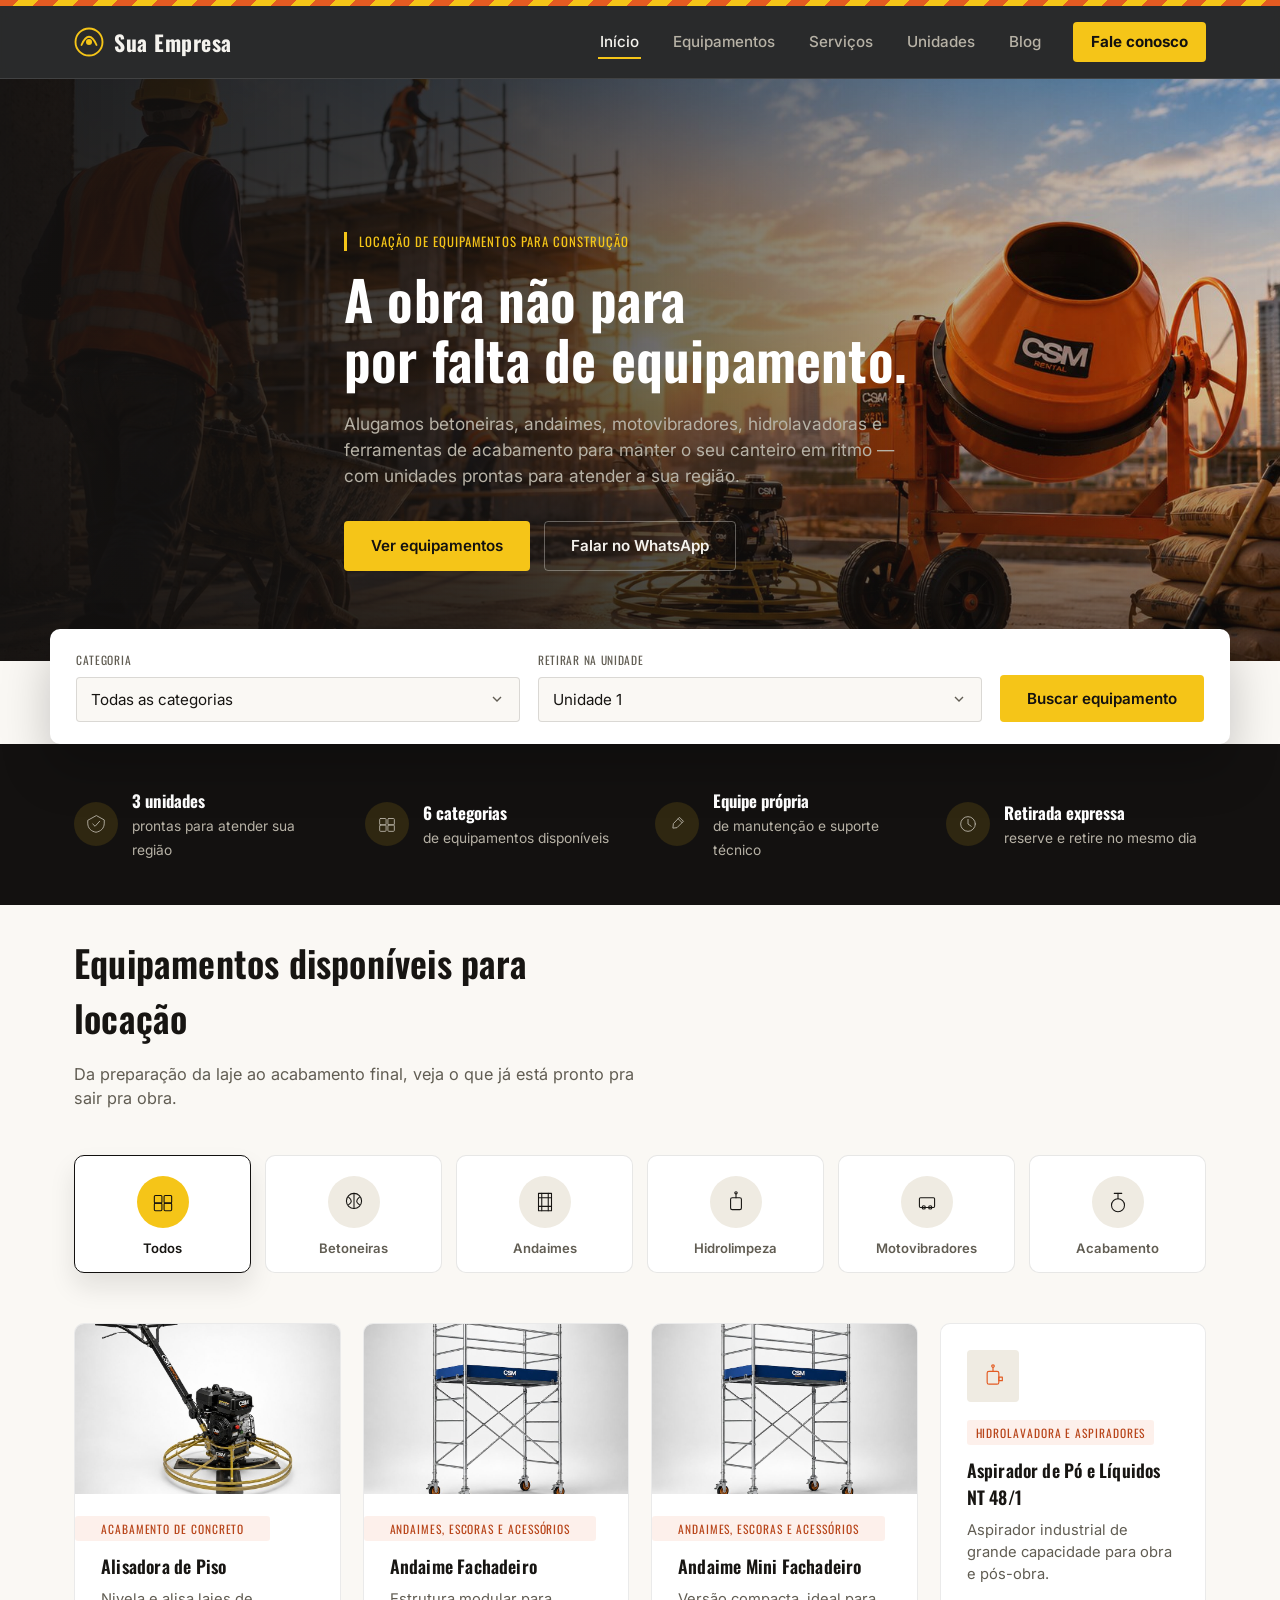
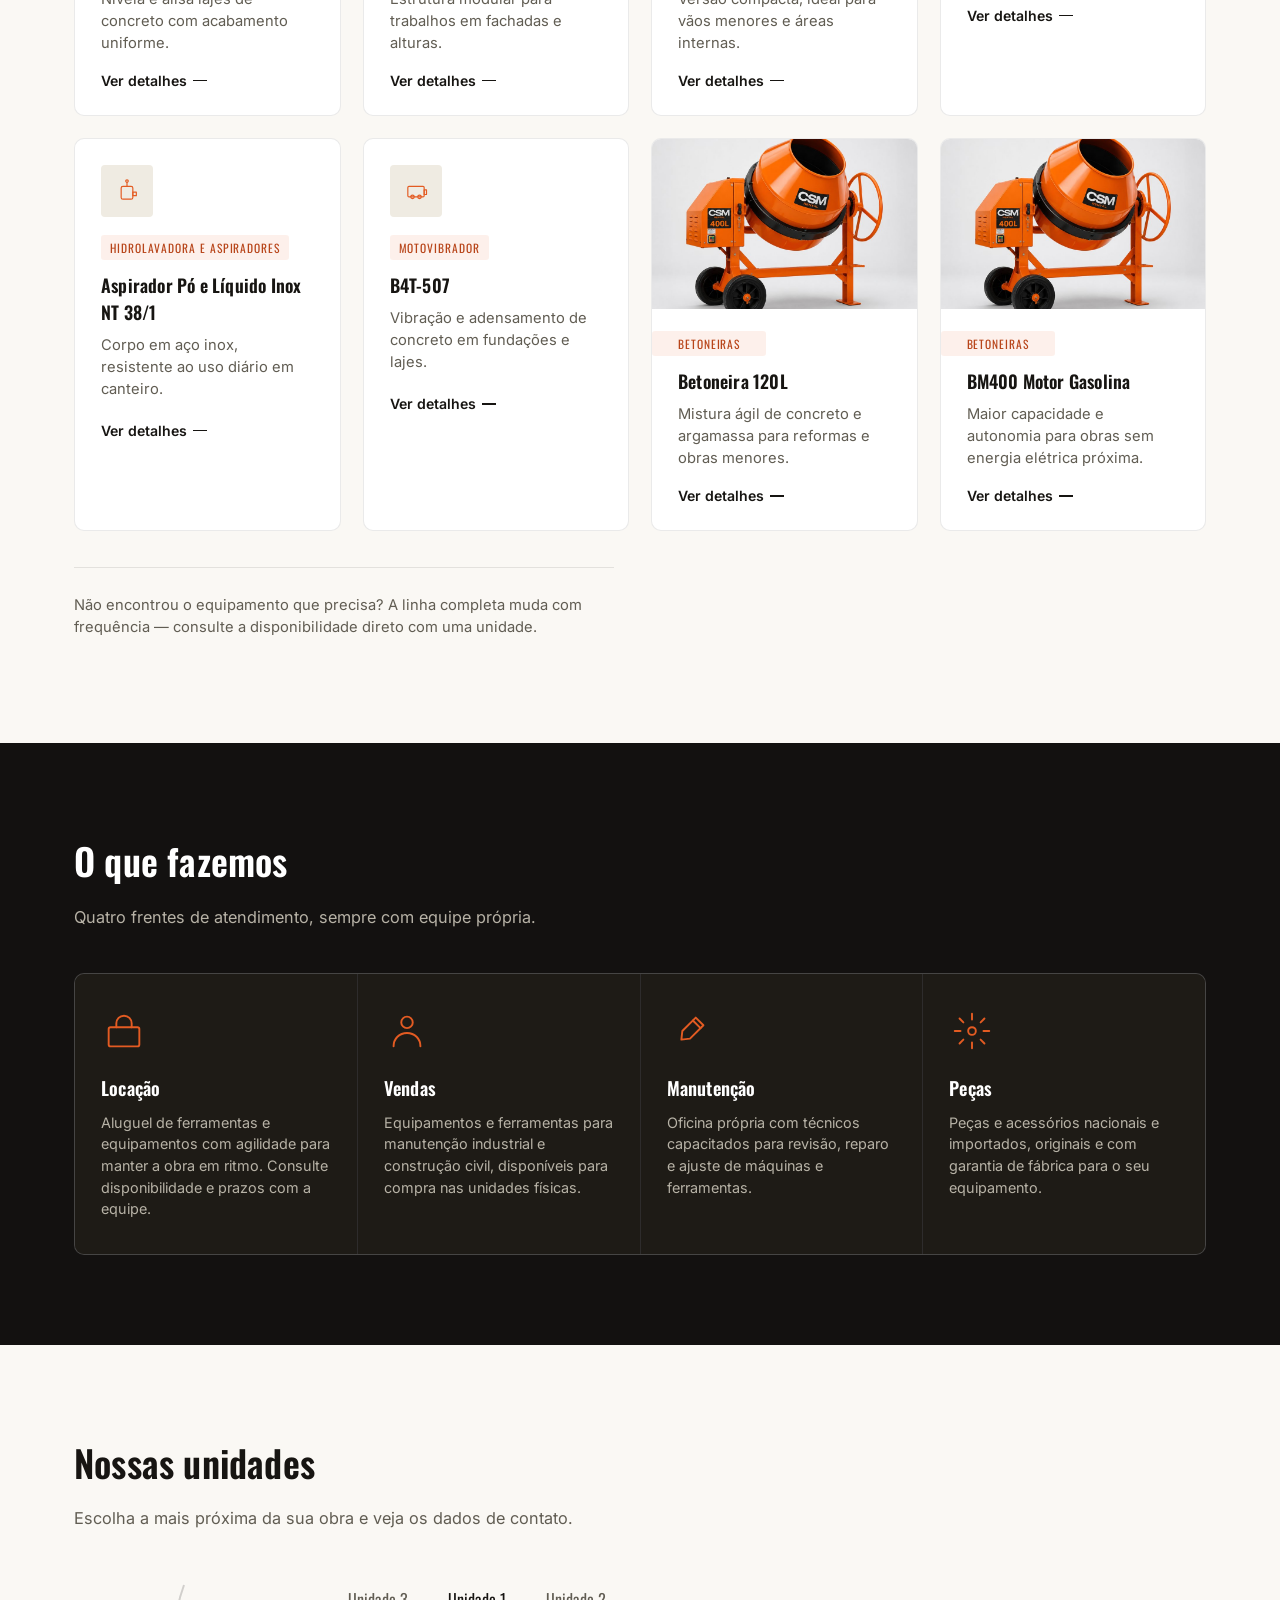
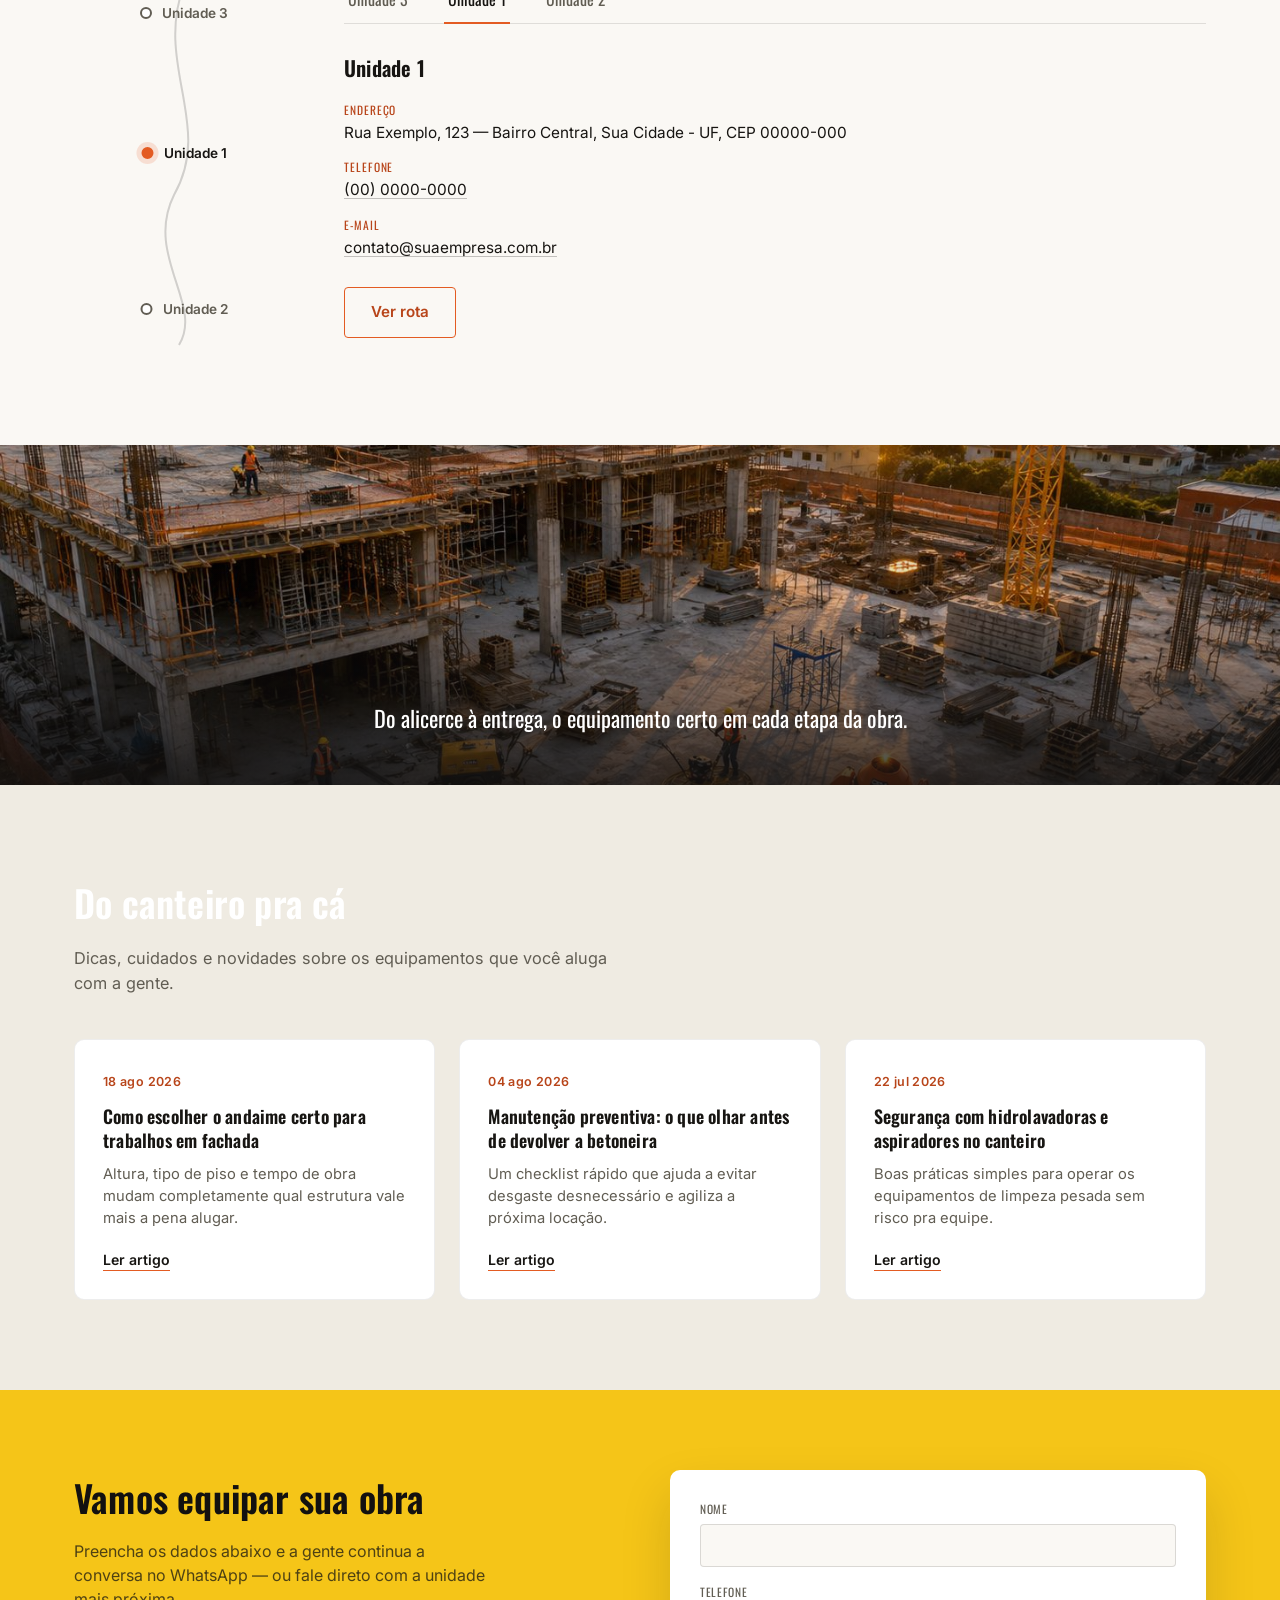
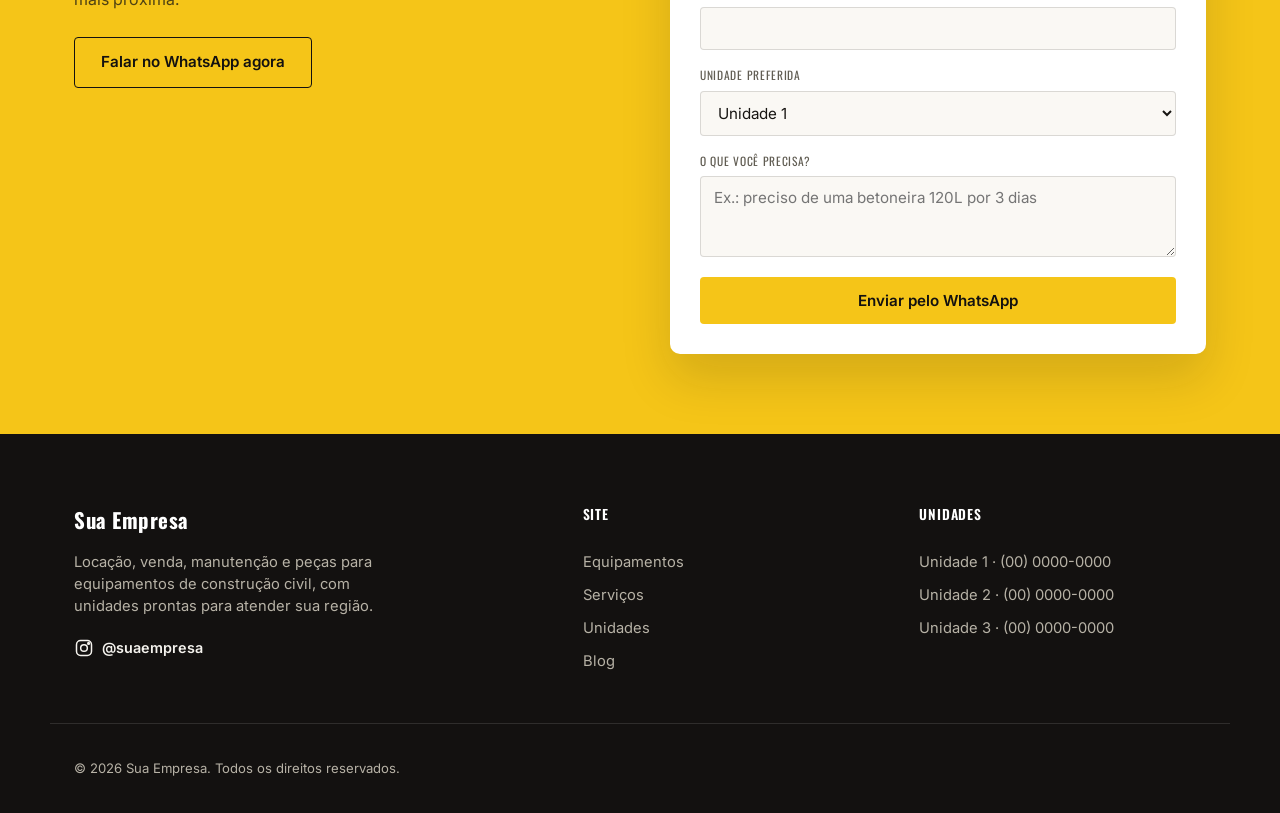
<file: Portifolio/projetos/Armazem/index.html>
<!DOCTYPE html>
<html lang="pt-BR">
<head>
<meta charset="UTF-8">
<meta name="viewport" content="width=device-width, initial-scale=1.0">
<title>Sua Empresa — Locação de equipamentos para construção</title>
<meta name="description" content="Sua Empresa aluga betoneiras, andaimes, motovibradores, hidrolavadoras e mais para o seu canteiro de obras. Unidades prontas para atender sua região.">
<link rel="preconnect" href="https://fonts.googleapis.com">
<link rel="preconnect" href="https://fonts.gstatic.com" crossorigin>
<link href="https://fonts.googleapis.com/css2?family=Oswald:wght@400;500;600;700&family=Inter:wght@400;500;600;700&display=swap" rel="stylesheet">
<link rel="stylesheet" href="style.css">
</head>
<body>

<div class="hazard-strip" aria-hidden="true"></div>

<header class="site-header" id="siteHeader">
  <div class="container header-inner">
    <a href="#inicio" class="brand">
      <span class="brand-mark" aria-hidden="true">
        <svg viewBox="0 0 40 40" fill="none" xmlns="http://www.w3.org/2000/svg">
          <circle cx="20" cy="20" r="18" stroke="currentColor" stroke-width="2.5"/>
          <path d="M10 24C13 17 17 13 20 13C23 13 27 17 30 24" stroke="currentColor" stroke-width="2.5" stroke-linecap="round"/>
          <circle cx="20" cy="20" r="4" fill="currentColor"/>
        </svg>
      </span>
      <span class="brand-name">Sua Empresa</span>
    </a>

    <nav class="main-nav" id="mainNav">
      <a href="#inicio" data-nav>Início</a>
      <a href="#equipamentos" data-nav>Equipamentos</a>
      <a href="#servicos" data-nav>Serviços</a>
      <a href="#unidades" data-nav>Unidades</a>
      <a href="#blog" data-nav>Blog</a>
      <a href="#contato" data-nav class="nav-cta">Fale conosco</a>
    </nav>

    <button class="menu-toggle" id="menuToggle" aria-label="Abrir menu" aria-expanded="false" aria-controls="mainNav">
      <span></span><span></span><span></span>
    </button>
  </div>
</header>

<main>

  <!-- HERO -->
  <section class="hero" id="inicio">
    <div class="hero-media" aria-hidden="true">
      <img src="images/obra.jpg" alt="">
      <div class="hero-scrim"></div>
    </div>
    <div class="container hero-inner">
      <div class="hero-content">
        <span class="hero-kicker">Locação de equipamentos para construção</span>
        <h1>A obra não para <br class="hero-break">por falta de equipamento.</h1>
        <p class="hero-lead">Alugamos betoneiras, andaimes, motovibradores, hidrolavadoras e ferramentas de acabamento para manter o seu canteiro em ritmo — com unidades prontas para atender a sua região.</p>
        <div class="hero-actions">
          <a href="#equipamentos" class="btn btn-primary">Ver equipamentos</a>
          <a href="https://wa.me/5500000000000" target="_blank" rel="noopener" class="btn btn-ghost">Falar no WhatsApp</a>
        </div>
      </div>
    </div>
  </section>

    <form class="finder" id="finderForm">
      <div class="container finder-inner">
        <div class="finder-field">
          <label for="finderCategory">Categoria</label>
          <select id="finderCategory">
            <option value="todos">Todas as categorias</option>
            <option value="betoneiras">Betoneiras</option>
            <option value="andaimes">Andaimes</option>
            <option value="hidro">Hidrolimpeza</option>
            <option value="motovibradores">Motovibradores</option>
            <option value="acabamento">Acabamento</option>
          </select>
        </div>
        <div class="finder-field">
          <label for="finderUnit">Retirar na unidade</label>
          <select id="finderUnit">
            <option value="unidade1">Unidade 1</option>
            <option value="unidade2">Unidade 2</option>
            <option value="unidade3">Unidade 3</option>
          </select>
        </div>
        <button type="submit" class="btn btn-primary finder-submit">Buscar equipamento</button>
      </div>
    </form>

  <!-- FATOS RÁPIDOS -->
  <section class="facts-band">
    <div class="container facts-grid">
      <div class="fact-item">
        <span class="fact-icon"><svg viewBox="0 0 48 48"><path d="M24 6 6 16v6c0 12 8 18 18 20 10-2 18-8 18-20v-6Z"/><path d="M17 24l5 5 10-11"/></svg></span>
        <div><strong>3 unidades</strong><span>prontas para atender sua região</span></div>
      </div>
      <div class="fact-item">
        <span class="fact-icon"><svg viewBox="0 0 48 48"><rect x="8" y="12" width="14" height="14" rx="2"/><rect x="26" y="12" width="14" height="14" rx="2"/><rect x="8" y="26" width="14" height="14" rx="2"/><rect x="26" y="26" width="14" height="14" rx="2"/></svg></span>
        <div><strong>6 categorias</strong><span>de equipamentos disponíveis</span></div>
      </div>
      <div class="fact-item">
        <span class="fact-icon"><svg viewBox="0 0 48 48"><path d="M30 10l8 8-14 14-9 1 1-9z"/><path d="M27 13l8 8"/></svg></span>
        <div><strong>Equipe própria</strong><span>de manutenção e suporte técnico</span></div>
      </div>
      <div class="fact-item">
        <span class="fact-icon"><svg viewBox="0 0 48 48"><circle cx="24" cy="24" r="16"/><path d="M24 14v10l7 5"/></svg></span>
        <div><strong>Retirada expressa</strong><span>reserve e retire no mesmo dia</span></div>
      </div>
    </div>
  </section>

  <!-- EQUIPAMENTOS -->
  <section class="equipment" id="equipamentos">
    <div class="container">
      <div class="section-head">
        <h2>Equipamentos disponíveis para locação</h2>
        <p>Da preparação da laje ao acabamento final, veja o que já está pronto pra sair pra obra.</p>
      </div>

      <div class="filters" role="tablist" aria-label="Filtrar por categoria">
        <button class="filter-btn is-active" data-filter="todos" role="tab" aria-selected="true">
          <span class="filter-badge"><svg viewBox="0 0 48 48"><rect x="8" y="12" width="14" height="14" rx="2"/><rect x="26" y="12" width="14" height="14" rx="2"/><rect x="8" y="26" width="14" height="14" rx="2"/><rect x="26" y="26" width="14" height="14" rx="2"/></svg></span>
          Todos
        </button>
        <button class="filter-btn" data-filter="betoneiras" role="tab" aria-selected="false">
          <span class="filter-badge"><svg viewBox="0 0 48 48"><ellipse cx="24" cy="22" rx="14" ry="14"/><path d="M24 8v28"/><path d="M14 15q10 8 0 14"/><path d="M34 15q-10 8 0 14"/></svg></span>
          Betoneiras
        </button>
        <button class="filter-btn" data-filter="andaimes" role="tab" aria-selected="false">
          <span class="filter-badge"><svg viewBox="0 0 48 48"><rect x="12" y="8" width="24" height="32"/><path d="M12 16h24"/><path d="M12 32h24"/><path d="M18 8v32"/><path d="M30 8v32"/></svg></span>
          Andaimes
        </button>
        <button class="filter-btn" data-filter="hidro" role="tab" aria-selected="false">
          <span class="filter-badge"><svg viewBox="0 0 48 48"><rect x="14" y="16" width="20" height="22" rx="3"/><path d="M24 16V9"/><path d="M24 9c-3 0-3-4 0-4s3 4 0 4Z"/></svg></span>
          Hidrolimpeza
        </button>
        <button class="filter-btn" data-filter="motovibradores" role="tab" aria-selected="false">
          <span class="filter-badge"><svg viewBox="0 0 48 48"><rect x="10" y="16" width="28" height="18" rx="2"/><circle cx="18" cy="34" r="3"/><circle cx="30" cy="34" r="3"/></svg></span>
          Motovibradores
        </button>
        <button class="filter-btn" data-filter="acabamento" role="tab" aria-selected="false">
          <span class="filter-badge"><svg viewBox="0 0 48 48"><circle cx="24" cy="30" r="12"/><path d="M24 18V8"/><path d="M17 8h14"/></svg></span>
          Acabamento
        </button>
      </div>

      <div class="equipment-grid" id="equipmentGrid">

        <article class="equip-card equip-card--photo" data-category="acabamento">
          <span class="equip-photo"><img src="images/piso.jpg" alt="Alisadora de piso"></span>
          <span class="equip-tag">Acabamento de concreto</span>
          <h3>Alisadora de Piso</h3>
          <p>Nivela e alisa lajes de concreto com acabamento uniforme.</p>
          <button type="button" class="equip-more"
            data-name="Alisadora de Piso"
            data-tag="Acabamento de concreto"
            data-detail="Também chamada de alisadora de concreto, dá o acabamento final em pisos e lajes recém-lançados, deixando a superfície nivelada e compacta antes da cura."
            data-icon="acabamento">
            Ver detalhes
          </button>
        </article>

        <article class="equip-card equip-card--photo" data-category="andaimes">
          <span class="equip-photo"><img src="images/andaime.jpg" alt="Andaime fachadeiro"></span>
          <span class="equip-tag">Andaimes, escoras e acessórios</span>
          <h3>Andaime Fachadeiro</h3>
          <p>Estrutura modular para trabalhos em fachadas e alturas.</p>
          <button type="button" class="equip-more"
            data-name="Andaime Fachadeiro"
            data-tag="Andaimes, escoras e acessórios"
            data-detail="Estrutura tubular modular indicada para pintura, reboco e reparos em fachadas. Montagem por módulos, com opção de sapatas, rodízios e guarda-corpo."
            data-icon="andaimes">
            Ver detalhes
          </button>
        </article>

        <article class="equip-card equip-card--photo" data-category="andaimes">
          <span class="equip-photo"><img src="images/andaime.jpg" alt="Andaime mini fachadeiro"></span>
          <span class="equip-tag">Andaimes, escoras e acessórios</span>
          <h3>Andaime Mini Fachadeiro</h3>
          <p>Versão compacta, ideal para vãos menores e áreas internas.</p>
          <button type="button" class="equip-more"
            data-name="Andaime Mini Fachadeiro"
            data-tag="Andaimes, escoras e acessórios"
            data-detail="Versão reduzida do andaime fachadeiro, pensada para reformas internas, pé-direito baixo e espaços mais estreitos, sem perder estabilidade."
            data-icon="andaimes">
            Ver detalhes
          </button>
        </article>

        <article class="equip-card" data-category="hidro">
          <span class="equip-icon">
            <svg viewBox="0 0 48 48"><rect x="14" y="16" width="20" height="22" rx="3"/><path d="M24 16V9"/><path d="M24 9c-3 0-3-4 0-4s3 4 0 4Z"/><path d="M34 26h6v6h-6z"/></svg>
          </span>
          <span class="equip-tag">Hidrolavadora e aspiradores</span>
          <h3>Aspirador de Pó e Líquidos NT 48/1</h3>
          <p>Aspirador industrial de grande capacidade para obra e pós-obra.</p>
          <button type="button" class="equip-more"
            data-name="Aspirador de Pó e Líquidos NT 48/1"
            data-tag="Hidrolavadora e aspiradores"
            data-detail="Aspirador industrial de pó e líquidos com capacidade de 48 litros, indicado para limpeza pesada de obra, entulho fino e resíduo de acabamento."
            data-icon="hidro">
            Ver detalhes
          </button>
        </article>

        <article class="equip-card" data-category="hidro">
          <span class="equip-icon">
            <svg viewBox="0 0 48 48"><rect x="14" y="16" width="20" height="22" rx="3"/><path d="M24 16V9"/><path d="M24 9c-3 0-3-4 0-4s3 4 0 4Z"/><path d="M34 26h6v6h-6z"/></svg>
          </span>
          <span class="equip-tag">Hidrolavadora e aspiradores</span>
          <h3>Aspirador Pó e Líquido Inox NT 38/1</h3>
          <p>Corpo em aço inox, resistente ao uso diário em canteiro.</p>
          <button type="button" class="equip-more"
            data-name="Aspirador Pó e Líquido Inox NT 38/1"
            data-tag="Hidrolavadora e aspiradores"
            data-detail="Versão em aço inoxidável, com capacidade de 38 litros, mais resistente a impactos e à corrosão para uso intenso no dia a dia da obra."
            data-icon="hidro">
            Ver detalhes
          </button>
        </article>

        <article class="equip-card" data-category="motovibradores">
          <span class="equip-icon">
            <svg viewBox="0 0 48 48"><rect x="10" y="16" width="28" height="18" rx="2"/><circle cx="18" cy="34" r="3"/><circle cx="30" cy="34" r="3"/><path d="M38 22h4v8h-4z"/></svg>
          </span>
          <span class="equip-tag">Motovibrador</span>
          <h3>B4T-507</h3>
          <p>Vibração e adensamento de concreto em fundações e lajes.</p>
          <button type="button" class="equip-more"
            data-name="B4T-507"
            data-tag="Motovibrador"
            data-detail="Motor a gasolina acoplado a mangote vibrador, usado para adensar o concreto e eliminar bolhas de ar em fundações, vigas e lajes."
            data-icon="motovibradores">
            Ver detalhes
          </button>
        </article>

        <article class="equip-card equip-card--photo" data-category="betoneiras">
          <span class="equip-photo"><img src="images/betoneira.jpg" alt="Betoneira"></span>
          <span class="equip-tag">Betoneiras</span>
          <h3>Betoneira 120L</h3>
          <p>Mistura ágil de concreto e argamassa para reformas e obras menores.</p>
          <button type="button" class="equip-more"
            data-name="Betoneira 120L"
            data-tag="Betoneiras"
            data-detail="Tambor com capacidade de 120 litros, indicada para obras residenciais, reformas e serviços de menor volume que exigem agilidade na mistura."
            data-icon="betoneiras">
            Ver detalhes
          </button>
        </article>

        <article class="equip-card equip-card--photo" data-category="betoneiras">
          <span class="equip-photo"><img src="images/betoneira.jpg" alt="Betoneira BM400"></span>
          <span class="equip-tag">Betoneiras</span>
          <h3>BM400 Motor Gasolina</h3>
          <p>Maior capacidade e autonomia para obras sem energia elétrica próxima.</p>
          <button type="button" class="equip-more"
            data-name="BM400 Motor Gasolina"
            data-tag="Betoneiras"
            data-detail="Betoneira de maior porte com motor a gasolina, indicada para obras de médio volume e canteiros sem ponto de energia elétrica disponível."
            data-icon="betoneiras">
            Ver detalhes
          </button>
        </article>

      </div>

      <p class="equipment-note">Não encontrou o equipamento que precisa? A linha completa muda com frequência — consulte a disponibilidade direto com uma unidade.</p>
    </div>
  </section>

  <!-- SERVIÇOS -->
  <section class="services" id="servicos">
    <div class="container">
      <div class="section-head section-head--light">
        <h2>O que fazemos</h2>
        <p>Quatro frentes de atendimento, sempre com equipe própria.</p>
      </div>

      <div class="services-grid">
        <div class="service-card">
          <span class="service-icon">
            <svg viewBox="0 0 48 48"><rect x="8" y="20" width="32" height="20" rx="2"/><path d="M16 20v-4a8 8 0 0 1 16 0v4"/></svg>
          </span>
          <h3>Locação</h3>
          <p>Aluguel de ferramentas e equipamentos com agilidade para manter a obra em ritmo. Consulte disponibilidade e prazos com a equipe.</p>
        </div>
        <div class="service-card">
          <span class="service-icon">
            <svg viewBox="0 0 48 48"><circle cx="24" cy="15" r="6"/><path d="M10 40c0-8 6-14 14-14s14 6 14 14"/></svg>
          </span>
          <h3>Vendas</h3>
          <p>Equipamentos e ferramentas para manutenção industrial e construção civil, disponíveis para compra nas unidades físicas.</p>
        </div>
        <div class="service-card">
          <span class="service-icon">
            <svg viewBox="0 0 48 48"><path d="M30 10l8 8-14 14-9 1 1-9z"/><path d="M27 13l8 8"/></svg>
          </span>
          <h3>Manutenção</h3>
          <p>Oficina própria com técnicos capacitados para revisão, reparo e ajuste de máquinas e ferramentas.</p>
        </div>
        <div class="service-card">
          <span class="service-icon">
            <svg viewBox="0 0 48 48"><circle cx="24" cy="24" r="4"/><path d="M24 6v6M24 36v6M6 24h6M36 24h6M11 11l4 4M33 33l4 4M11 37l4-4M33 15l4-4"/></svg>
          </span>
          <h3>Peças</h3>
          <p>Peças e acessórios nacionais e importados, originais e com garantia de fábrica para o seu equipamento.</p>
        </div>
      </div>
    </div>
  </section>

  <!-- UNIDADES -->
  <section class="locations" id="unidades">
    <div class="container">
      <div class="section-head">
        <h2>Nossas unidades</h2>
        <p>Escolha a mais próxima da sua obra e veja os dados de contato.</p>
      </div>

      <div class="locations-panel">
        <div class="locations-map" aria-hidden="true">
          <svg viewBox="0 0 200 380" class="coast-svg">
            <path d="M100 10 C 70 90, 130 150, 90 220 C 60 280, 120 330, 95 370" class="coast-line"/>
          </svg>
          <button class="loc-pin" data-loc="unidade3" style="top:10%">
            <span class="pin-dot"></span><span class="pin-label">Unidade 3</span>
          </button>
          <button class="loc-pin is-active" data-loc="unidade1" style="top:47%">
            <span class="pin-dot"></span><span class="pin-label">Unidade 1</span>
          </button>
          <button class="loc-pin" data-loc="unidade2" style="top:88%">
            <span class="pin-dot"></span><span class="pin-label">Unidade 2</span>
          </button>
        </div>

        <div class="locations-tabs">
          <div class="loc-tablist" role="tablist" aria-label="Selecionar unidade">
            <button class="loc-tab" data-loc="unidade3" role="tab" aria-selected="false">Unidade 3</button>
            <button class="loc-tab is-active" data-loc="unidade1" role="tab" aria-selected="true">Unidade 1</button>
            <button class="loc-tab" data-loc="unidade2" role="tab" aria-selected="false">Unidade 2</button>
          </div>

          <div class="loc-details">

            <div class="loc-panel" data-loc="unidade1">
              <h3>Unidade 1</h3>
              <ul>
                <li><span class="loc-label">Endereço</span><span class="loc-value">Rua Exemplo, 123 — Bairro Central, Sua Cidade - UF, CEP 00000-000</span></li>
                <li><span class="loc-label">Telefone</span><span class="loc-value"><a href="tel:+550000000000">(00) 0000-0000</a></span></li>
                <li><span class="loc-label">E-mail</span><span class="loc-value"><a href="mailto:contato@suaempresa.com.br">contato@suaempresa.com.br</a></span></li>
              </ul>
              <a href="https://www.google.com/maps" target="_blank" rel="noopener" class="btn btn-outline">Ver rota</a>
            </div>

            <div class="loc-panel" data-loc="unidade2" hidden>
              <h3>Unidade 2</h3>
              <ul>
                <li><span class="loc-label">Endereço</span><span class="loc-value">Av. Exemplo, 456 — Bairro Industrial, Sua Cidade - UF, CEP 00000-000</span></li>
                <li><span class="loc-label">Telefone</span><span class="loc-value"><a href="tel:+550000000000">(00) 0000-0000</a></span></li>
                <li><span class="loc-label">E-mail</span><span class="loc-value"><a href="mailto:contato@suaempresa.com.br">contato@suaempresa.com.br</a></span></li>
              </ul>
              <a href="https://www.google.com/maps" target="_blank" rel="noopener" class="btn btn-outline">Ver rota</a>
            </div>

            <div class="loc-panel" data-loc="unidade3" hidden>
              <h3>Unidade 3</h3>
              <ul>
                <li><span class="loc-label">Endereço</span><span class="loc-value">Rua Exemplo, 789 — Bairro Norte, Sua Cidade - UF, CEP 00000-000</span></li>
                <li><span class="loc-label">Telefone</span><span class="loc-value"><a href="tel:+550000000000">(00) 0000-0000</a></span></li>
                <li><span class="loc-label">E-mail</span><span class="loc-value"><a href="mailto:contato@suaempresa.com.br">contato@suaempresa.com.br</a></span></li>
              </ul>
              <a href="https://www.google.com/maps" target="_blank" rel="noopener" class="btn btn-outline">Ver rota</a>
            </div>

          </div>
        </div>
      </div>
    </div>
  </section>

  <!-- FAIXA PANORÂMICA -->
  <section class="panorama">
    <img src="images/obra-drone.jpg" alt="Vista aérea de canteiro de obras">
    <div class="panorama-scrim"></div>
    <p class="panorama-caption">Do alicerce à entrega, o equipamento certo em cada etapa da obra.</p>
  </section>

  <!-- BLOG -->
  <section class="blog" id="blog">
    <div class="container">
      <div class="section-head section-head--light">
        <h2>Do canteiro pra cá</h2>
        <p>Dicas, cuidados e novidades sobre os equipamentos que você aluga com a gente.</p>
      </div>

      <div class="blog-grid">
        <article class="blog-card">
          <span class="blog-date">18 ago 2026</span>
          <h3>Como escolher o andaime certo para trabalhos em fachada</h3>
          <p>Altura, tipo de piso e tempo de obra mudam completamente qual estrutura vale mais a pena alugar.</p>
          <a href="#" class="blog-link">Ler artigo</a>
        </article>
        <article class="blog-card">
          <span class="blog-date">04 ago 2026</span>
          <h3>Manutenção preventiva: o que olhar antes de devolver a betoneira</h3>
          <p>Um checklist rápido que ajuda a evitar desgaste desnecessário e agiliza a próxima locação.</p>
          <a href="#" class="blog-link">Ler artigo</a>
        </article>
        <article class="blog-card">
          <span class="blog-date">22 jul 2026</span>
          <h3>Segurança com hidrolavadoras e aspiradores no canteiro</h3>
          <p>Boas práticas simples para operar os equipamentos de limpeza pesada sem risco pra equipe.</p>
          <a href="#" class="blog-link">Ler artigo</a>
        </article>
      </div>
    </div>
  </section>

  <!-- CONTATO -->
  <section class="contact-band" id="contato">
    <div class="container contact-inner">
      <div class="contact-copy">
        <h2>Vamos equipar sua obra</h2>
        <p>Preencha os dados abaixo e a gente continua a conversa no WhatsApp — ou fale direto com a unidade mais próxima.</p>
        <a href="https://wa.me/5500000000000" target="_blank" rel="noopener" class="btn btn-ghost">Falar no WhatsApp agora</a>
      </div>

      <form class="contact-form" id="contactForm">
        <div class="contact-field">
          <label for="contactName">Nome</label>
          <input type="text" id="contactName" name="nome" required>
        </div>
        <div class="contact-field">
          <label for="contactPhone">Telefone</label>
          <input type="tel" id="contactPhone" name="telefone" required>
        </div>
        <div class="contact-field">
          <label for="contactUnit">Unidade preferida</label>
          <select id="contactUnit" name="unidade">
            <option value="Unidade 1">Unidade 1</option>
            <option value="Unidade 2">Unidade 2</option>
            <option value="Unidade 3">Unidade 3</option>
          </select>
        </div>
        <div class="contact-field">
          <label for="contactMessage">O que você precisa?</label>
          <textarea id="contactMessage" name="mensagem" rows="3" placeholder="Ex.: preciso de uma betoneira 120L por 3 dias"></textarea>
        </div>
        <button type="submit" class="btn btn-primary contact-submit">Enviar pelo WhatsApp</button>
      </form>
    </div>
  </section>

</main>

<footer class="site-footer">
  <div class="container footer-inner">
    <div class="footer-brand">
      <span class="brand-name">Sua Empresa</span>
      <p>Locação, venda, manutenção e peças para equipamentos de construção civil, com unidades prontas para atender sua região.</p>
      <a href="https://instagram.com/suaempresa" target="_blank" rel="noopener" class="social-link">
        <svg viewBox="0 0 24 24" fill="none" stroke="currentColor" stroke-width="1.8"><rect x="3" y="3" width="18" height="18" rx="5"/><circle cx="12" cy="12" r="4"/><circle cx="17.5" cy="6.5" r="1"/></svg>
        <span>@suaempresa</span>
      </a>
    </div>

    <div class="footer-col">
      <h4>Site</h4>
      <a href="#equipamentos">Equipamentos</a>
      <a href="#servicos">Serviços</a>
      <a href="#unidades">Unidades</a>
      <a href="#blog">Blog</a>
    </div>

    <div class="footer-col">
      <h4>Unidades</h4>
      <a href="tel:+550000000000">Unidade 1 · (00) 0000-0000</a>
      <a href="tel:+550000000000">Unidade 2 · (00) 0000-0000</a>
      <a href="tel:+550000000000">Unidade 3 · (00) 0000-0000</a>
    </div>
  </div>
  <div class="container footer-bottom">
    <p>© <span id="year"></span> Sua Empresa. Todos os direitos reservados.</p>
  </div>
</footer>

<!-- MODAL DE EQUIPAMENTO -->
<div class="modal" id="equipModal" aria-hidden="true">
  <div class="modal-backdrop" data-close></div>
  <div class="modal-panel" role="dialog" aria-modal="true" aria-labelledby="modalTitle">
    <button class="modal-close" data-close aria-label="Fechar">×</button>
    <span class="modal-icon" id="modalIcon"></span>
    <span class="equip-tag" id="modalTag"></span>
    <h3 id="modalTitle"></h3>
    <p id="modalDetail"></p>
    <a href="https://wa.me/5500000000000" target="_blank" rel="noopener" class="btn btn-primary" id="modalCta">Solicitar orçamento</a>
  </div>
</div>

<script src="script.js"></script>
</body>
</html>
</file>
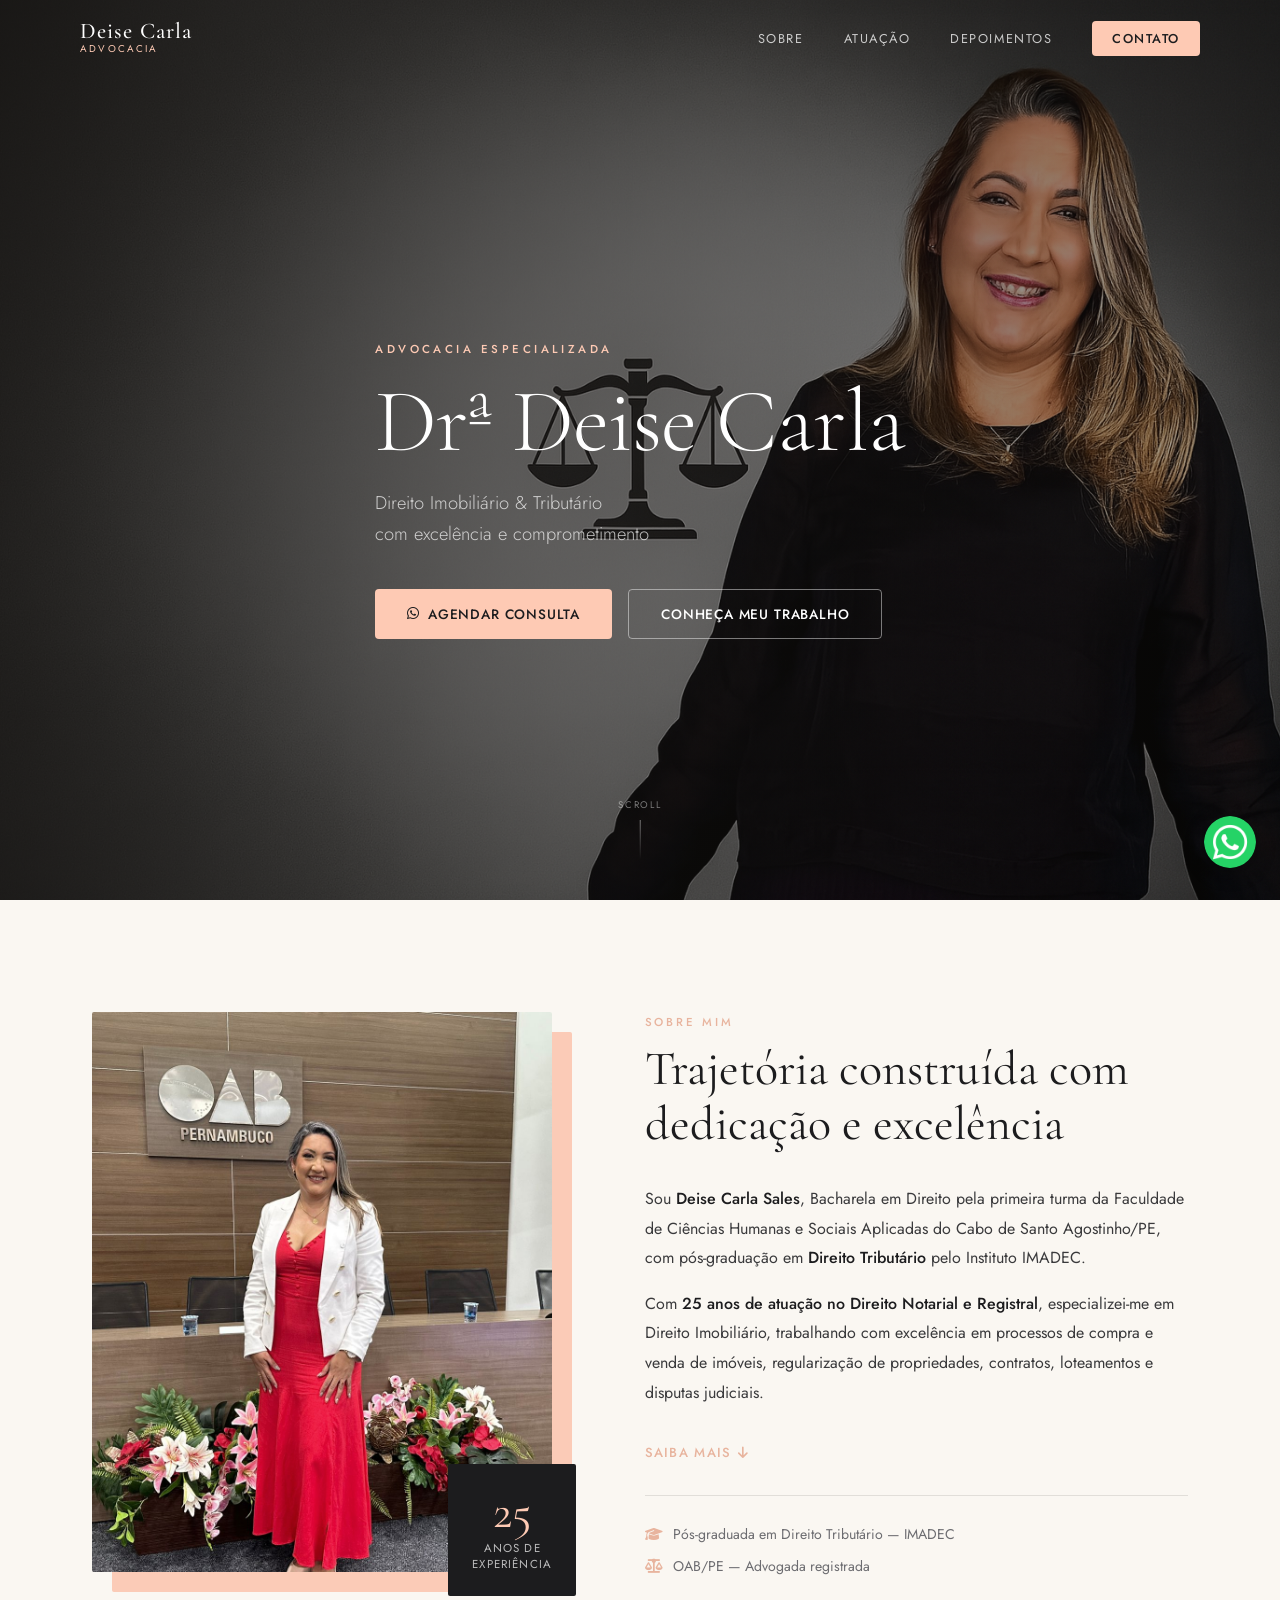
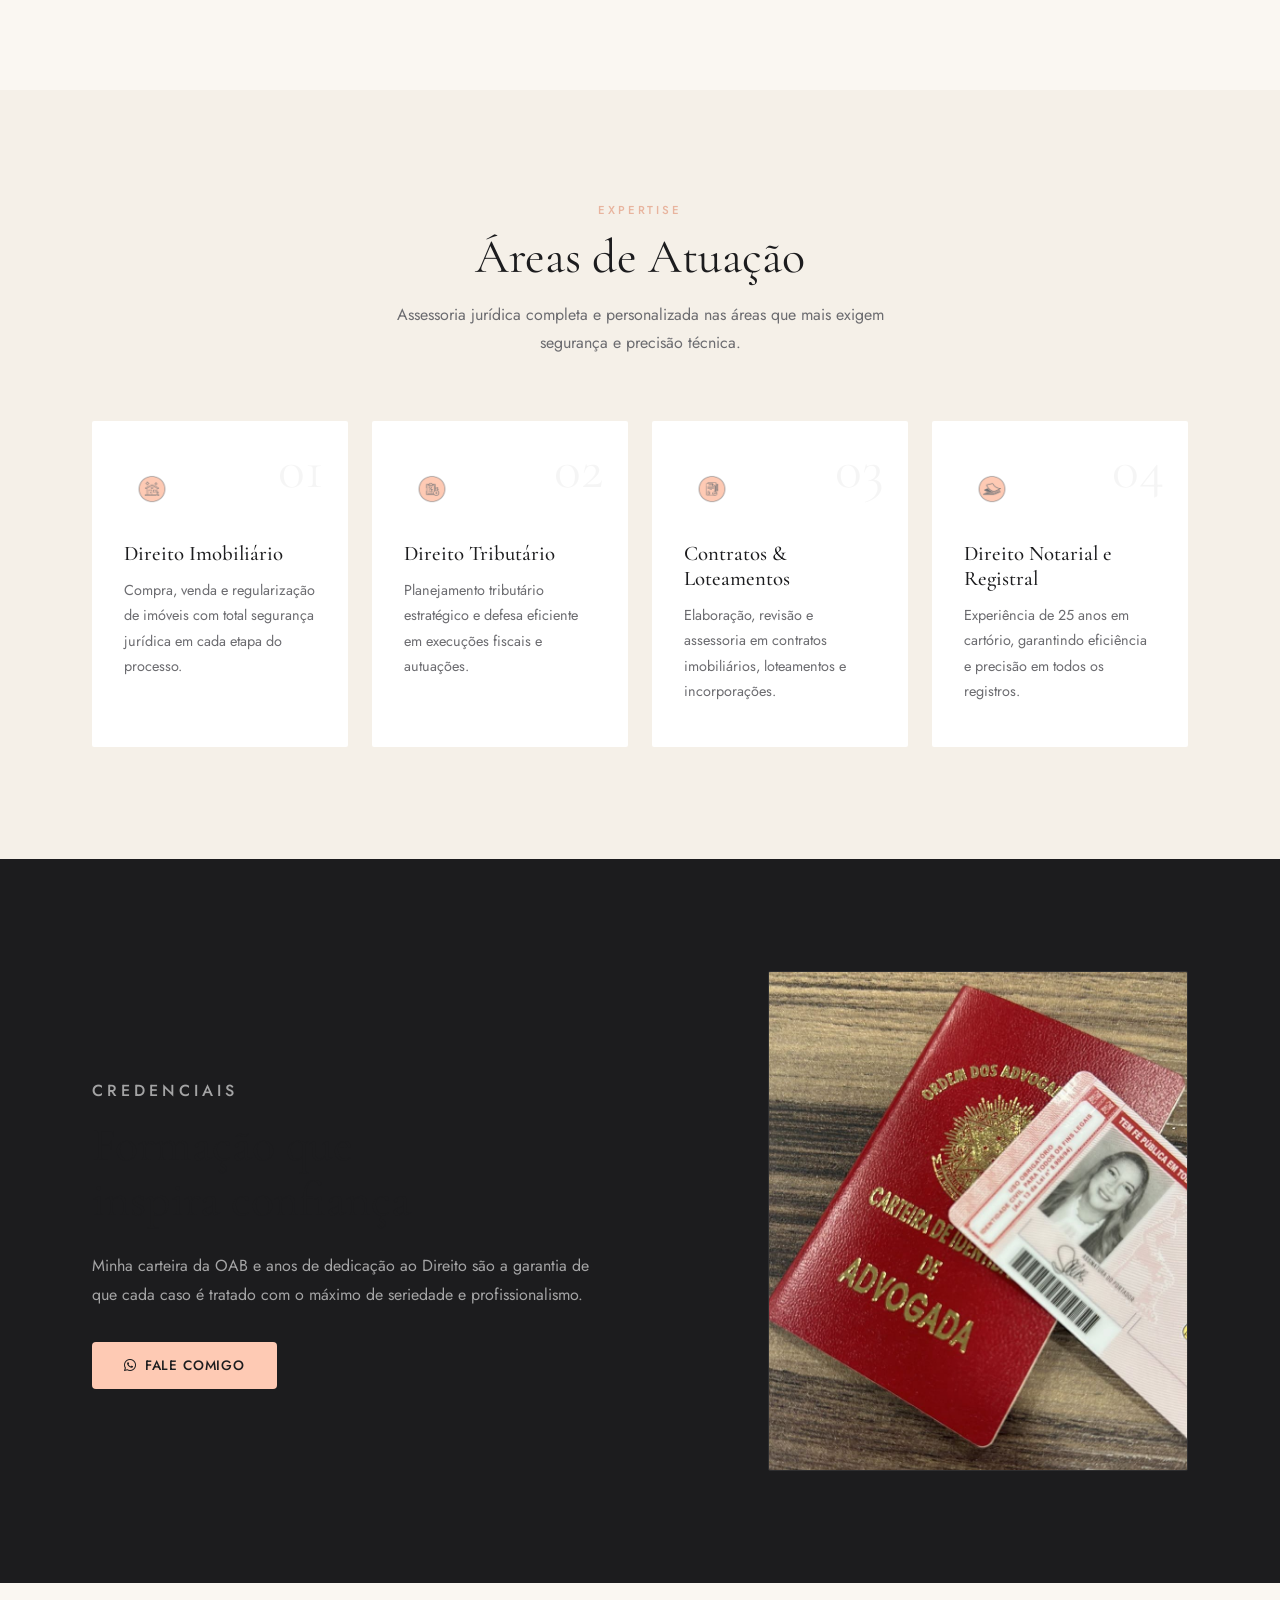
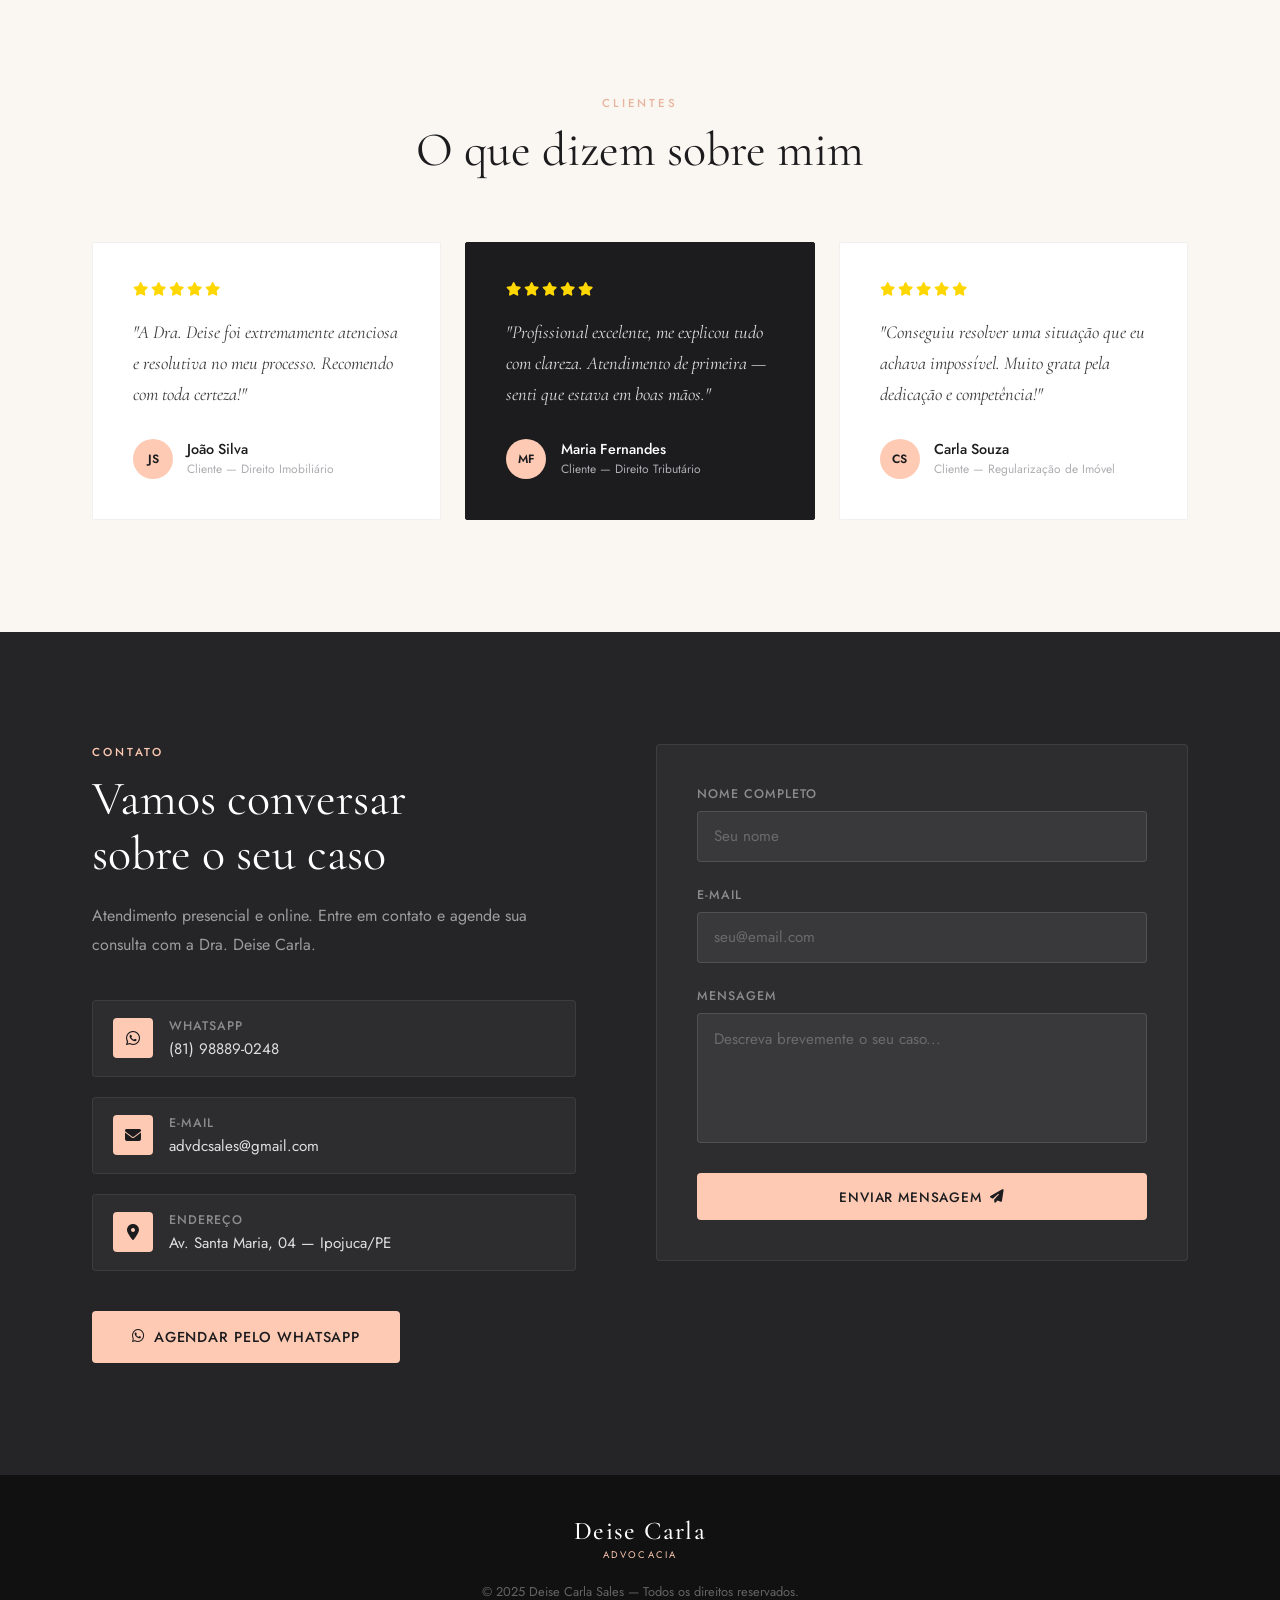
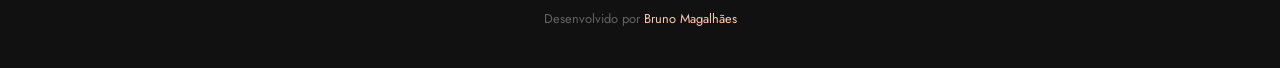
<file: Portifolio/projetos/Site de Advocacia/index.html>
<!DOCTYPE html>
<html lang="pt-BR">
<head>
  <meta charset="UTF-8">
  <meta name="viewport" content="width=device-width, initial-scale=1.0">
  <title>Deise Carla — Advocacia</title>

  <link href="https://fonts.googleapis.com/css2?family=Cormorant+Garamond:ital,wght@0,300;0,400;0,500;0,600;1,300;1,400&family=Jost:wght@300;400;500;600&display=swap" rel="stylesheet">
  <link rel="stylesheet" href="https://cdnjs.cloudflare.com/ajax/libs/font-awesome/6.5.0/css/all.min.css" crossorigin="anonymous" referrerpolicy="no-referrer" />

  <link rel="stylesheet" href="style.css">
</head>
<body>

  <!-- HEADER -->
  <header class="header" id="header">
    <nav class="nav">
      <a href="#" class="logo">
        <span class="logo-main">Deise Carla</span>
        <span class="logo-sub">Advocacia</span>
      </a>

      <div class="mobile-menu" id="mobileMenu">
        <span></span><span></span><span></span>
      </div>

      <ul class="nav-list" id="navList">
        <li><a href="#sobre" class="nav-link">Sobre</a></li>
        <li><a href="#atuacao" class="nav-link">Atuação</a></li>
        <li><a href="#depoimentos" class="nav-link">Depoimentos</a></li>
        <li><a href="#contato" class="nav-link nav-cta">Contato</a></li>
      </ul>
    </nav>
  </header>

  <main>

    <!-- HERO -->
    <section id="hero">
      <div class="hero-overlay"></div>
      <div class="hero-content">
        <p class="hero-eyebrow">Advocacia Especializada</p>
        <h1 class="hero-title">Drª Deise Carla</h1>
        <p class="hero-subtitle">Direito Imobiliário &amp; Tributário<br>com excelência e comprometimento</p>
        <div class="hero-actions">
          <a href="https://wa.me/5581988890248" target="_blank" class="btn btn-primary">
            <i class="fab fa-whatsapp"></i> Agendar Consulta
          </a>
          <a href="#sobre" class="btn btn-ghost">Conheça meu trabalho</a>
        </div>
      </div>
      <div class="hero-scroll-indicator">
        <span>scroll</span>
        <div class="scroll-line"></div>
      </div>
    </section>

    <!-- SOBRE -->
    <section id="sobre">
      <div class="section-container sobre-grid">
        <div class="sobre-visual">
          <div class="img-frame">
            <img src="Fotos/Imagem-menor-1.jpg" alt="Dra. Deise Carla na OAB Pernambuco">
            <div class="img-badge">
              <span class="badge-number">25</span>
              <span class="badge-text">anos de<br>experiência</span>
            </div>
          </div>
        </div>

        <div class="sobre-text">
          <p class="section-label">Sobre mim</p>
          <h2 class="section-title">Trajetória construída com dedicação e excelência</h2>

          <div class="sobre-body" id="sobreBody">
            <p>Sou <strong>Deise Carla Sales</strong>, Bacharela em Direito pela primeira turma da Faculdade de Ciências Humanas e Sociais Aplicadas do Cabo de Santo Agostinho/PE, com pós-graduação em <strong>Direito Tributário</strong> pelo Instituto IMADEC.</p>
            <p>Com <strong>25 anos de atuação no Direito Notarial e Registral</strong>, especializei-me em Direito Imobiliário, trabalhando com excelência em processos de compra e venda de imóveis, regularização de propriedades, contratos, loteamentos e disputas judiciais.</p>
            <p class="extra">Minha atuação é guiada pelo conhecimento técnico, ética e comprometimento — oferecendo soluções personalizadas e estratégicas, sempre com foco na segurança jurídica e em resultados eficientes.</p>
            <p class="extra">Seja para assessoria preventiva, negociações ou demandas contenciosas, uno tradição e modernidade para garantir um atendimento completo e de qualidade.</p>
          </div>

          <button class="btn-text" id="btnSaibaMais">
            Saiba mais <i class="fas fa-arrow-down"></i>
          </button>
          <button class="btn-text" id="btnMostrarMenos" style="display:none">
            Mostrar menos <i class="fas fa-arrow-up"></i>
          </button>

          <div class="credenciais">
            <div class="credencial">
              <i class="fas fa-graduation-cap"></i>
              <span>Pós-graduada em Direito Tributário — IMADEC</span>
            </div>
            <div class="credencial">
              <i class="fas fa-balance-scale"></i>
              <span>OAB/PE — Advogada registrada</span>
            </div>
          </div>
        </div>
      </div>
    </section>

    <!-- ÁREAS DE ATUAÇÃO -->
    <section id="atuacao">
      <div class="section-container">
        <div class="section-header centered">
          <p class="section-label">Expertise</p>
          <h2 class="section-title">Áreas de Atuação</h2>
          <p class="section-desc">Assessoria jurídica completa e personalizada nas áreas que mais exigem segurança e precisão técnica.</p>
        </div>

        <div class="areas-grid">
          <div class="area-card" data-num="01">
            <div class="area-icon">
              <img src="Icones/Imóvel.png" alt="Imobiliário">
            </div>
            <h3>Direito Imobiliário</h3>
            <p>Compra, venda e regularização de imóveis com total segurança jurídica em cada etapa do processo.</p>
          </div>

          <div class="area-card" data-num="02">
            <div class="area-icon">
              <img src="Icones/impostos.png" alt="Tributário">
            </div>
            <h3>Direito Tributário</h3>
            <p>Planejamento tributário estratégico e defesa eficiente em execuções fiscais e autuações.</p>
          </div>

          <div class="area-card" data-num="03">
            <div class="area-icon">
              <img src="Icones/Documentos.png" alt="Contratos">
            </div>
            <h3>Contratos &amp; Loteamentos</h3>
            <p>Elaboração, revisão e assessoria em contratos imobiliários, loteamentos e incorporações.</p>
          </div>

          <div class="area-card" data-num="04">
            <div class="area-icon">
              <img src="Icones/Papeis.png" alt="Notarial">
            </div>
            <h3>Direito Notarial e Registral</h3>
            <p>Experiência de 25 anos em cartório, garantindo eficiência e precisão em todos os registros.</p>
          </div>
        </div>
      </div>
    </section>

    <!-- CREDENCIAIS / FOTO 2 -->
    <section id="credenciais-section">
      <div class="section-container cred-grid">
        <div class="cred-text">
          <p class="section-label">Credenciais</p>
          <h2 class="section-title">Formação que<br>inspira confiança</h2>
          <p>Minha carteira da OAB e anos de dedicação ao Direito são a garantia de que cada caso é tratado com o máximo de seriedade e profissionalismo.</p>
          <a href="https://wa.me/5581988890248" target="_blank" class="btn btn-primary" style="margin-top:2rem">
            <i class="fab fa-whatsapp"></i> Fale comigo
          </a>
        </div>
        <div class="cred-visual">
          <img src="Fotos/Imagem-menor-2.jpg" alt="Carteira de Advogada OAB">
        </div>
      </div>
    </section>

    <!-- DEPOIMENTOS -->
    <section id="depoimentos">
      <div class="section-container">
        <div class="section-header centered">
          <p class="section-label">Clientes</p>
          <h2 class="section-title">O que dizem sobre mim</h2>
        </div>

        <div class="dep-grid">
          <div class="dep-card">
            <div class="dep-stars">
              <i class="fas fa-star"></i><i class="fas fa-star"></i><i class="fas fa-star"></i><i class="fas fa-star"></i><i class="fas fa-star"></i>
            </div>
            <p class="dep-text">"A Dra. Deise foi extremamente atenciosa e resolutiva no meu processo. Recomendo com toda certeza!"</p>
            <div class="dep-author">
              <div class="dep-avatar">JS</div>
              <div>
                <strong>João Silva</strong>
                <span>Cliente — Direito Imobiliário</span>
              </div>
            </div>
          </div>

          <div class="dep-card dep-card--featured">
            <div class="dep-stars">
              <i class="fas fa-star"></i><i class="fas fa-star"></i><i class="fas fa-star"></i><i class="fas fa-star"></i><i class="fas fa-star"></i>
            </div>
            <p class="dep-text">"Profissional excelente, me explicou tudo com clareza. Atendimento de primeira — senti que estava em boas mãos."</p>
            <div class="dep-author">
              <div class="dep-avatar">MF</div>
              <div>
                <strong>Maria Fernandes</strong>
                <span>Cliente — Direito Tributário</span>
              </div>
            </div>
          </div>

          <div class="dep-card">
            <div class="dep-stars">
              <i class="fas fa-star"></i><i class="fas fa-star"></i><i class="fas fa-star"></i><i class="fas fa-star"></i><i class="fas fa-star"></i>
            </div>
            <p class="dep-text">"Conseguiu resolver uma situação que eu achava impossível. Muito grata pela dedicação e competência!"</p>
            <div class="dep-author">
              <div class="dep-avatar">CS</div>
              <div>
                <strong>Carla Souza</strong>
                <span>Cliente — Regularização de Imóvel</span>
              </div>
            </div>
          </div>
        </div>
      </div>
    </section>

    <!-- CONTATO -->
    <section id="contato">
      <div class="section-container contato-grid">
        <div class="contato-info">
          <p class="section-label light">Contato</p>
          <h2 class="section-title light">Vamos conversar<br>sobre o seu caso</h2>
          <p class="contato-desc">Atendimento presencial e online. Entre em contato e agende sua consulta com a Dra. Deise Carla.</p>

          <div class="contato-items">
            <a href="https://wa.me/5581988890248" target="_blank" class="contato-item">
              <div class="ci-icon"><i class="fab fa-whatsapp"></i></div>
              <div>
                <strong>WhatsApp</strong>
                <span>(81) 98889-0248</span>
              </div>
            </a>
            <a href="mailto:advdcsales@gmail.com" class="contato-item">
              <div class="ci-icon"><i class="fas fa-envelope"></i></div>
              <div>
                <strong>E-mail</strong>
                <span>advdcsales@gmail.com</span>
              </div>
            </a>
            <div class="contato-item">
              <div class="ci-icon"><i class="fas fa-map-marker-alt"></i></div>
              <div>
                <strong>Endereço</strong>
                <span>Av. Santa Maria, 04 — Ipojuca/PE</span>
              </div>
            </div>
          </div>

          <a href="https://wa.me/5581988890248" target="_blank" class="btn btn-primary btn-lg">
            <i class="fab fa-whatsapp"></i> Agendar pelo WhatsApp
          </a>
        </div>

        <div class="contato-form">
          <form action="https://formsubmit.co/brunoadryanmagalhaes13@gmail.com" method="POST">
            <div class="form-group">
              <label for="nome">Nome completo</label>
              <input type="text" id="nome" name="nome" placeholder="Seu nome" required>
            </div>
            <div class="form-group">
              <label for="email">E-mail</label>
              <input type="email" id="email" name="email" placeholder="seu@email.com" required>
            </div>
            <div class="form-group">
              <label for="message">Mensagem</label>
              <textarea id="message" name="message" placeholder="Descreva brevemente o seu caso..." required></textarea>
            </div>
            <input type="hidden" name="_next" value="obrigado.html">
            <input type="hidden" name="_autoresponse" value="Obrigado pelo contato! Em breve retornaremos.">
            <button type="submit" class="btn btn-primary btn-block">
              Enviar mensagem <i class="fas fa-paper-plane"></i>
            </button>
          </form>
        </div>
      </div>
    </section>

  </main>

  <!-- BOTÃO FLUTUANTE WPP -->
  <a href="https://wa.me/5581988890248" target="_blank" class="fab-wpp" aria-label="WhatsApp">
    <img src="Icones/wpp-icon.png" alt="WhatsApp">
  </a>

  <footer class="footer">
    <div class="footer-inner">
      <div class="footer-brand">
        <span class="logo-main">Deise Carla</span>
        <span class="logo-sub">Advocacia</span>
      </div>
      <p>© 2025 Deise Carla Sales — Todos os direitos reservados.</p>
      <p>Desenvolvido por <a href="mailto:brunomagalhaes.dev@gmail.com">Bruno Magalhães</a></p>
    </div>
  </footer>

  <script src="script.js"></script>
</body>
</html>
</file>
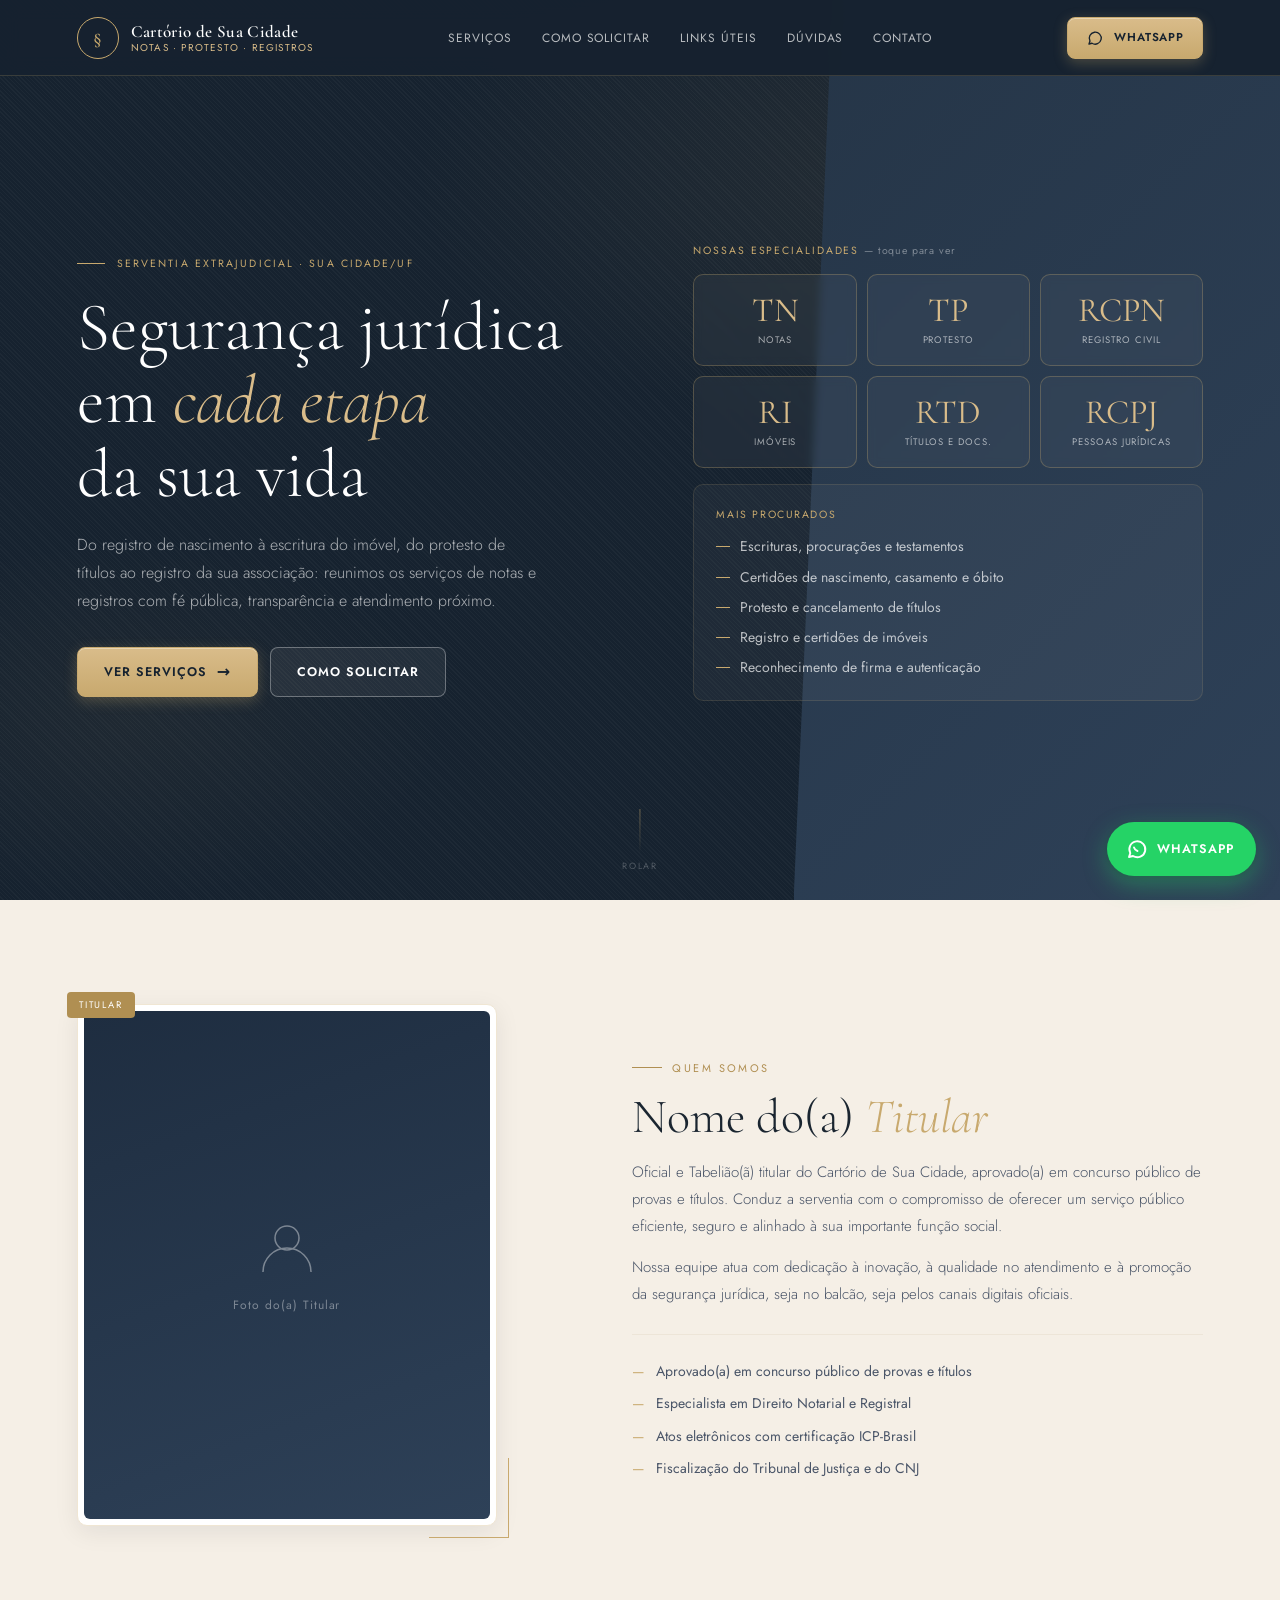
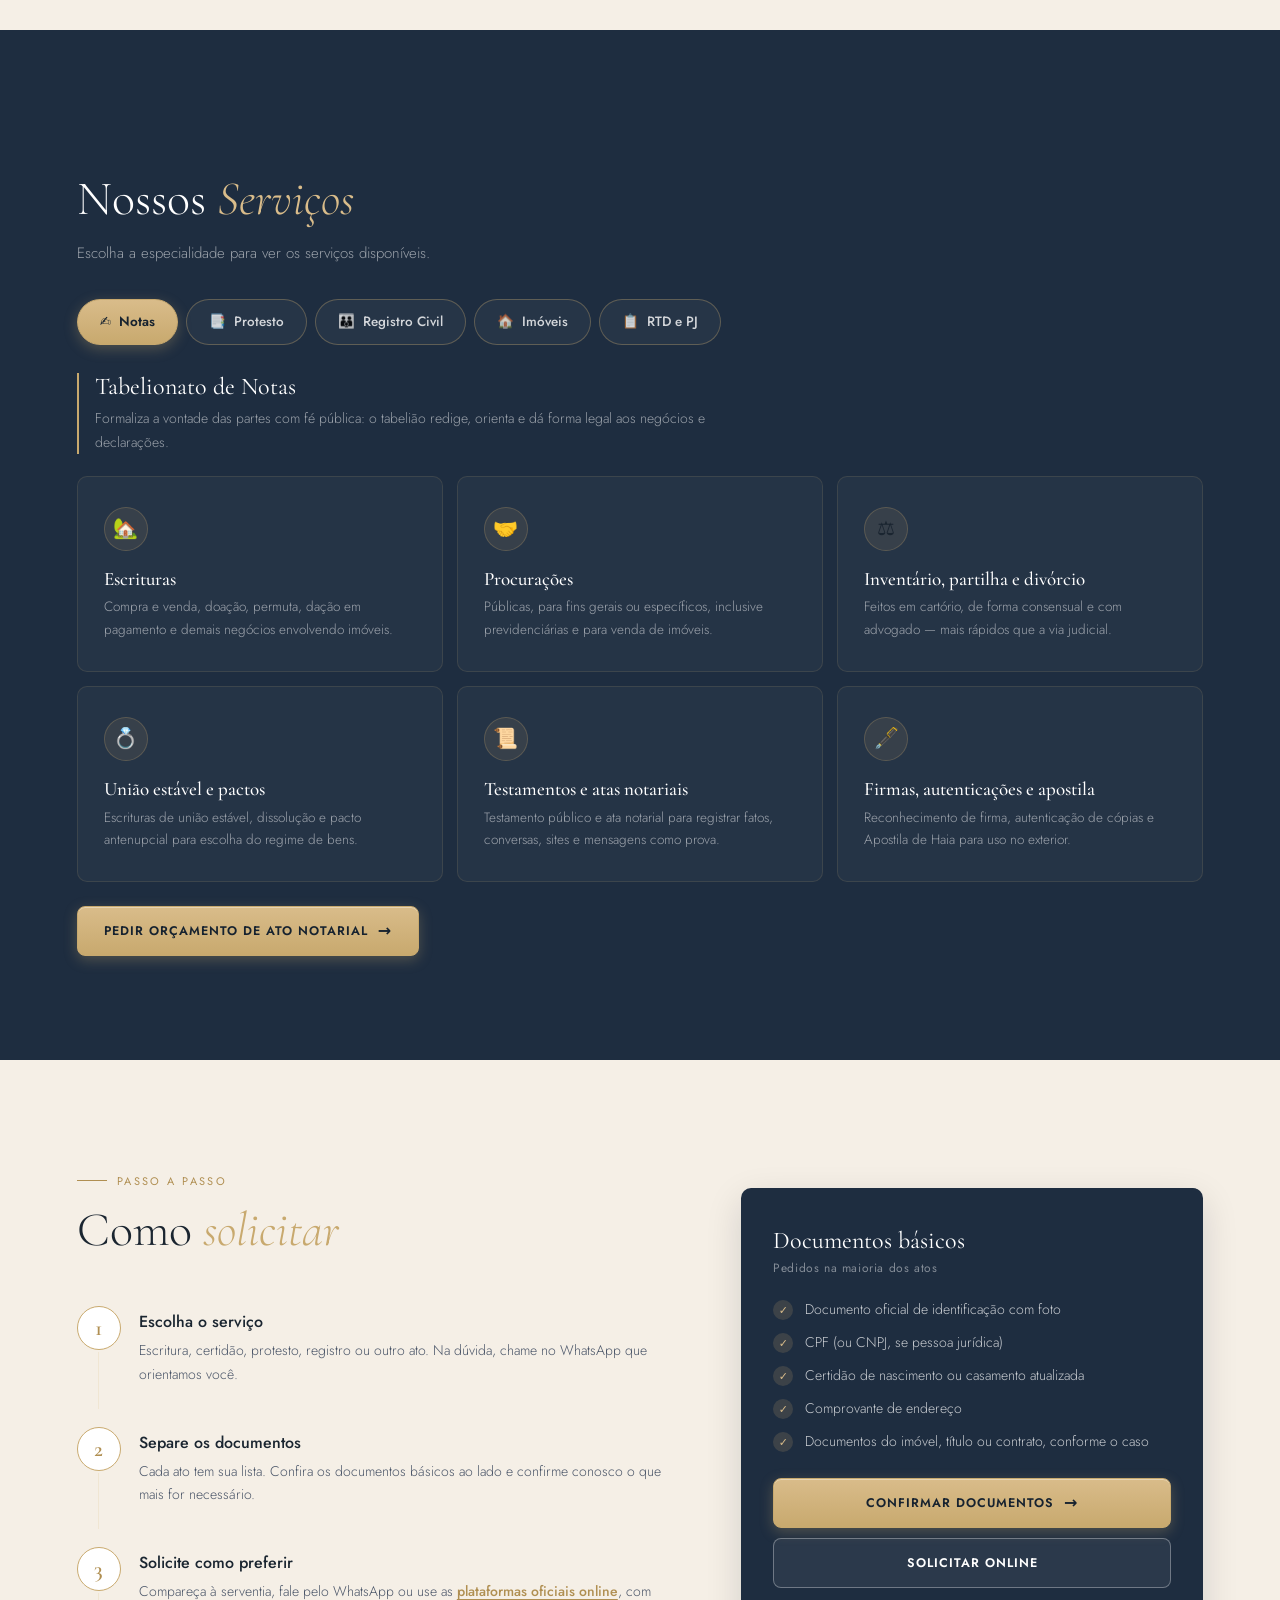
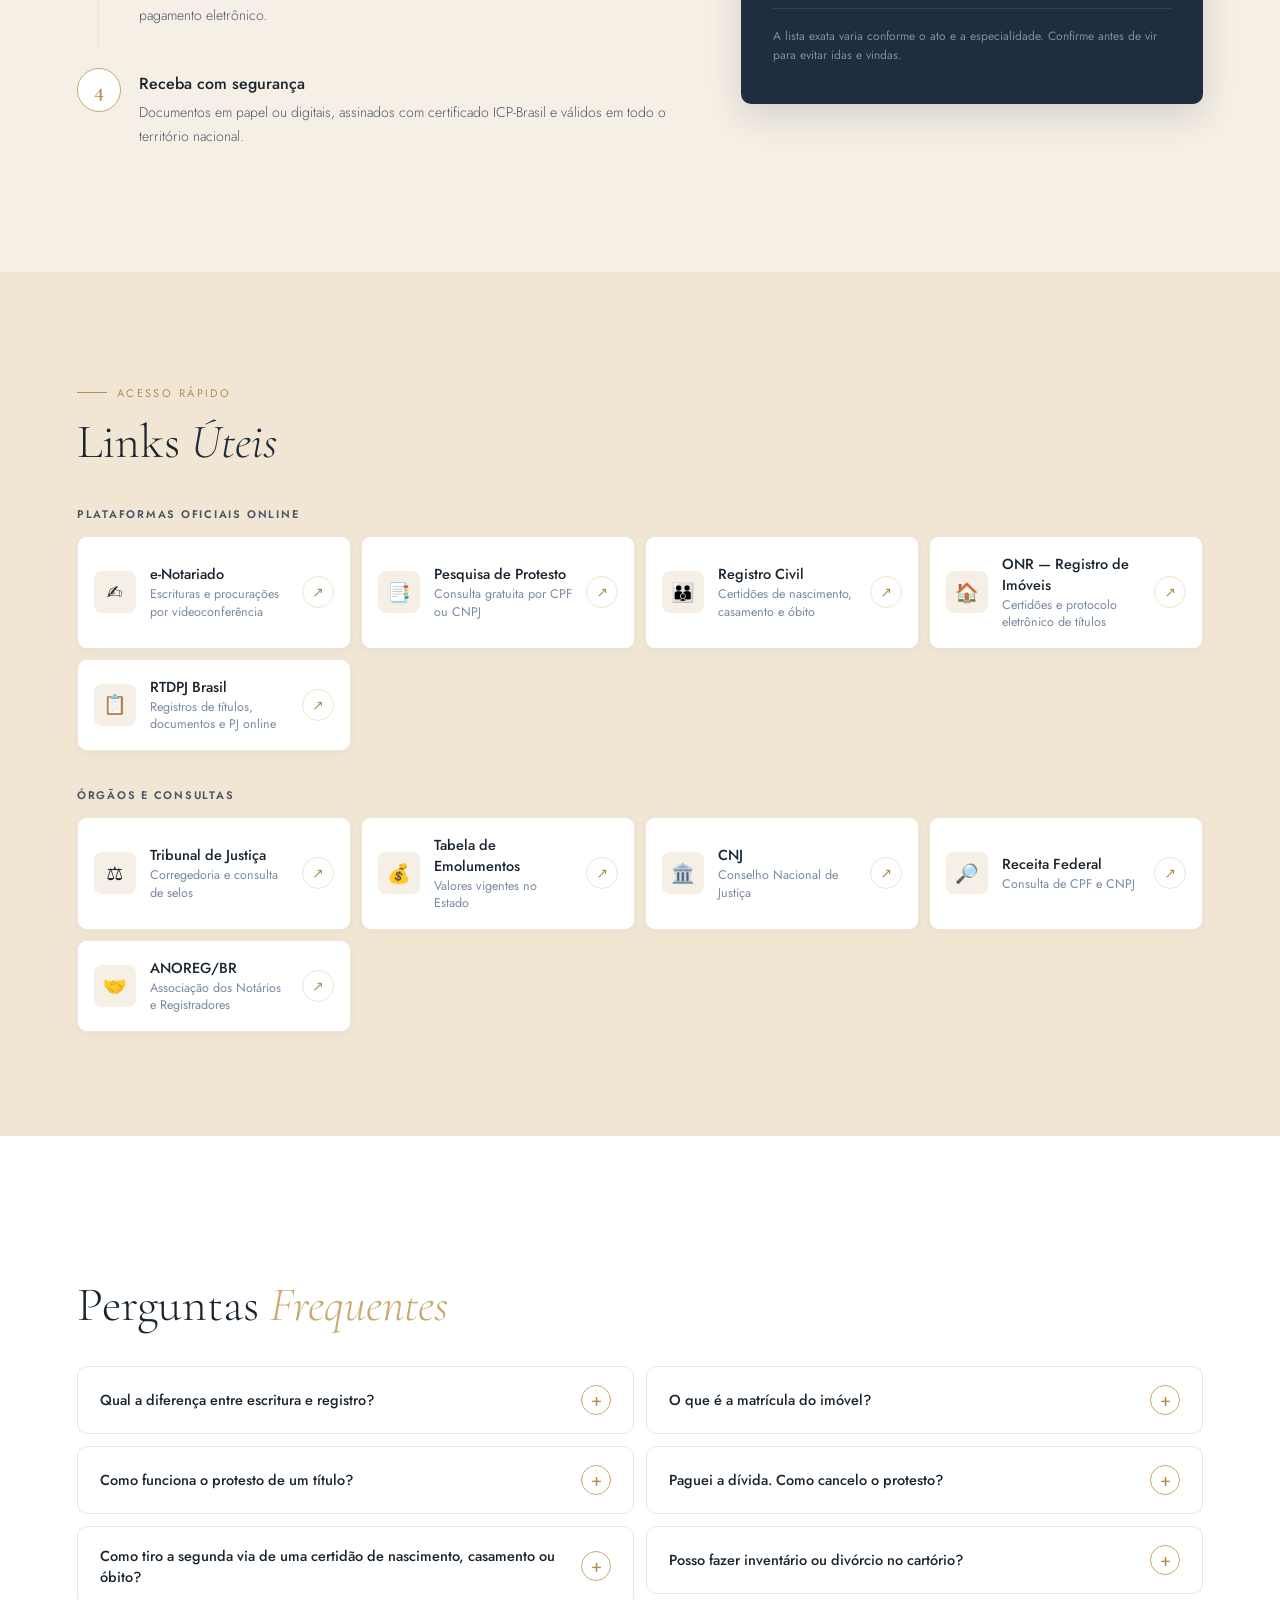
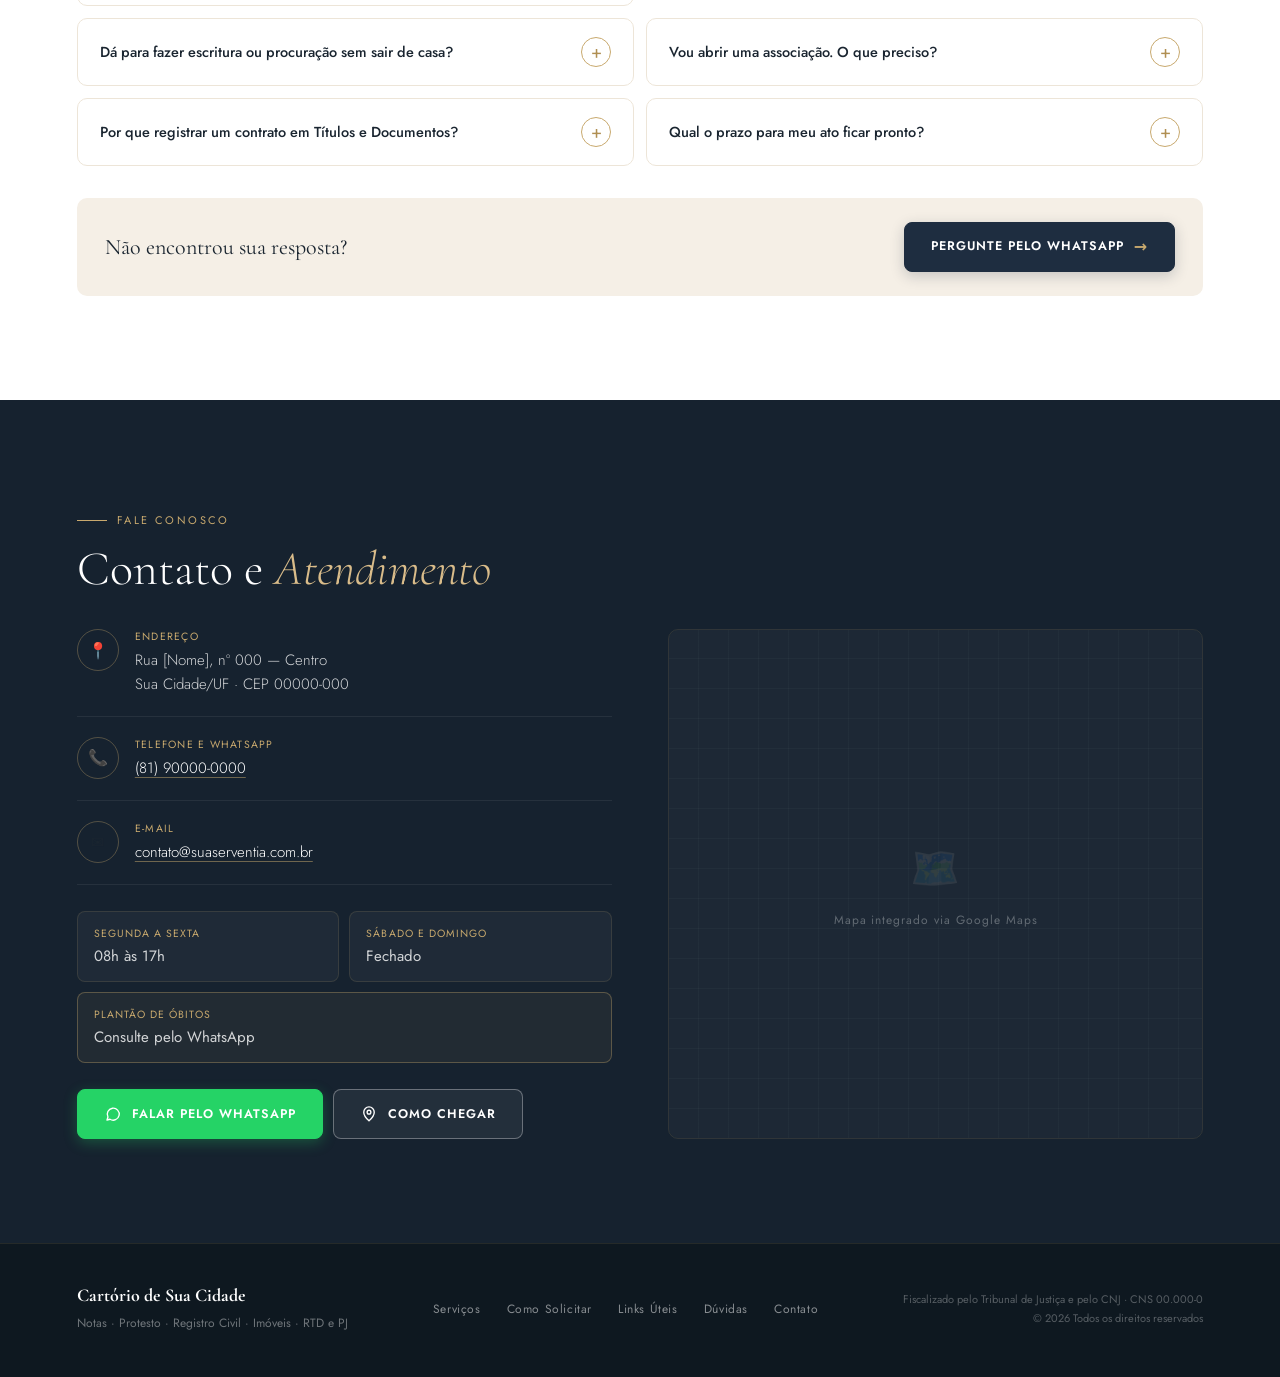
<file: Portifolio/projetos/cartorio/cartorio.html>
<!doctype html>
<html lang="pt-BR">
  <head>
    <meta charset="UTF-8" />
    <meta name="viewport" content="width=device-width, initial-scale=1.0, viewport-fit=cover" />
    <meta name="description" content="Cartório de Sua Cidade — Tabelionato de Notas, Protesto de Títulos, Registro Civil, Registro de Imóveis, Títulos e Documentos e Pessoas Jurídicas." />
    <meta name="theme-color" content="#16222f" />
    <title>Cartório de Sua Cidade — Serventia Extrajudicial</title>

    <!--
      ╔══════════════════════════════════════════════════════════════╗
      ║  COMO ADAPTAR ESTE MOLDE PARA A SUA SERVENTIA                ║
      ╠══════════════════════════════════════════════════════════════╣
      ║  1. Procure e substitua:                                     ║
      ║     • "Cartório de Sua Cidade"  → nome da serventia          ║
      ║     • "Sua Cidade/UF"           → cidade e estado            ║
      ║     • "Nome do(a) Titular"      → nome do Oficial/Tabelião   ║
      ║     • 5581900000000             → número do WhatsApp (DDI+DDD)║
      ║     • (81) 90000-0000           → telefone exibido           ║
      ║     • contato@suaserventia.com.br → e-mail                   ║
      ║     • CNS 00.000-0              → Código Nacional da Serventia║
      ║  2. Especialidades: em "Serviços", apague a aba (botão) e o  ║
      ║     painel das atribuições que a serventia NÃO possui. Faça  ║
      ║     o mesmo nos selos do topo (hero) e nas Dúvidas.          ║
      ║  3. Links do Tribunal e da tabela de emolumentos: troque o   ║
      ║     href="#" pelos endereços do seu Estado.                  ║
      ║  4. Mapa: cole o <iframe> do Google Maps na seção Contato.   ║
      ╚══════════════════════════════════════════════════════════════╝
    -->

    <!-- Marca que o JS está ativo (as animações só escondem conteúdo se houver JS) -->
    <script>document.documentElement.classList.add('js');</script>

    <!-- Fontes Google -->
    <link rel="preconnect" href="https://fonts.googleapis.com" />
    <link rel="preconnect" href="https://fonts.gstatic.com" crossorigin />
    <link href="https://fonts.googleapis.com/css2?family=Cormorant+Garamond:ital,wght@0,300;0,400;0,600;1,300;1,400&family=Jost:wght@300;400;500;600&display=swap" rel="stylesheet" />

    <link rel="stylesheet" href="style.css" />
  </head>
  <body>

    <a href="#conteudo" class="pular-conteudo">Pular para o conteúdo</a>

    <!-- ═══════════════════════════════════════════════
         NAVEGAÇÃO PRINCIPAL
    ═══════════════════════════════════════════════ -->
    <nav class="navegacao" id="navegacao" aria-label="Navegação principal">

      <!-- Logo / Identidade -->
      <a href="#inicio" class="nav-logo" aria-label="Ir para o início">
        <div class="nav-selo" aria-hidden="true">§</div>
        <div class="nav-identidade">
          <strong>Cartório de Sua Cidade</strong>
          <span>Notas · Protesto · Registros</span>
        </div>
      </a>

      <!-- Links de navegação (desktop) -->
      <ul class="nav-lista-links">
        <li><a href="#servicos">Serviços</a></li>
        <li><a href="#solicitar">Como Solicitar</a></li>
        <li><a href="#links-uteis">Links Úteis</a></li>
        <li><a href="#duvidas">Dúvidas</a></li>
        <li><a href="#contato">Contato</a></li>
      </ul>

      <!-- Botão WhatsApp (desktop) -->
      <a href="https://wa.me/5581900000000" target="_blank" rel="noopener" class="botao botao-dourado botao-pequeno nav-botao-whatsapp">
        <svg class="icone" viewBox="0 0 24 24" aria-hidden="true"><path d="M4 20l1.3-3.9A8 8 0 1 1 8 19z" fill="none" stroke="currentColor" stroke-width="1.8" stroke-linejoin="round"/></svg>
        WhatsApp
      </a>

      <!-- Botão hambúrguer (mobile) -->
      <button class="botao-hamburguer" id="botaoHamburguer" type="button" aria-label="Abrir menu" aria-expanded="false" aria-controls="menuMobile">
        <span></span>
        <span></span>
        <span></span>
      </button>

    </nav>

    <!-- Menu mobile (gaveta) -->
    <div class="menu-mobile" id="menuMobile" aria-hidden="true">
      <ul class="menu-mobile-lista">
        <li><a href="#servicos"    class="menu-mobile-link">Serviços <span aria-hidden="true">›</span></a></li>
        <li><a href="#solicitar"   class="menu-mobile-link">Como Solicitar <span aria-hidden="true">›</span></a></li>
        <li><a href="#links-uteis" class="menu-mobile-link">Links Úteis <span aria-hidden="true">›</span></a></li>
        <li><a href="#duvidas"     class="menu-mobile-link">Dúvidas <span aria-hidden="true">›</span></a></li>
        <li><a href="#contato"     class="menu-mobile-link">Contato <span aria-hidden="true">›</span></a></li>
      </ul>
      <div class="menu-mobile-acoes">
        <a href="https://wa.me/5581900000000" target="_blank" rel="noopener" class="botao botao-dourado botao-largo">
          <svg class="icone" viewBox="0 0 24 24" aria-hidden="true"><path d="M4 20l1.3-3.9A8 8 0 1 1 8 19z" fill="none" stroke="currentColor" stroke-width="1.8" stroke-linejoin="round"/></svg>
          Falar pelo WhatsApp
        </a>
        <a href="tel:+5581900000000" class="botao botao-fantasma botao-largo">
          <svg class="icone" viewBox="0 0 24 24" aria-hidden="true"><path d="M5 4h4l2 5-2.5 1.5a11 11 0 0 0 5 5L15 13l5 2v4a2 2 0 0 1-2 2A16 16 0 0 1 3 6a2 2 0 0 1 2-2" fill="none" stroke="currentColor" stroke-width="1.8" stroke-linejoin="round"/></svg>
          Ligar agora
        </a>
      </div>
    </div>
    <div class="menu-mobile-overlay" id="menuMobileOverlay"></div>

    <main id="conteudo">

    <!-- ═══════════════════════════════════════════════
         SEÇÃO HERO — ABERTURA
    ═══════════════════════════════════════════════ -->
    <section class="secao-hero" id="inicio">

      <!-- Elementos decorativos de fundo -->
      <div class="hero-textura-fundo"   aria-hidden="true"></div>
      <div class="hero-brilho-fundo"    aria-hidden="true"></div>
      <div class="hero-painel-lateral"  aria-hidden="true"></div>

      <div class="hero-conteudo">

        <!-- Coluna esquerda: texto principal -->
        <div class="hero-texto">
          <p class="hero-subtag revelar">Serventia Extrajudicial · Sua Cidade/UF</p>
          <h1 class="revelar">
            Segurança jurídica<br />em <em>cada etapa</em><br />da sua vida
          </h1>
          <p class="hero-descricao revelar">
            Do registro de nascimento à escritura do imóvel, do protesto de
            títulos ao registro da sua associação: reunimos os serviços de
            notas e registros com fé pública, transparência e atendimento próximo.
          </p>
          <div class="hero-botoes revelar">
            <a href="#servicos"  class="botao botao-dourado">
              Ver serviços <span class="seta" aria-hidden="true">→</span>
            </a>
            <a href="#solicitar" class="botao botao-fantasma">Como solicitar</a>
          </div>
        </div>

        <!-- Coluna direita: selos das especialidades -->
        <div class="hero-lado-direito revelar">

          <p class="hero-rotulo">Nossas especialidades <span>— toque para ver</span></p>

          <!-- Remova os selos das atribuições que a serventia não possui -->
          <div class="hero-grupo-badges">
            <a href="#servicos" class="hero-badge" data-aba-alvo="notas">
              <span class="badge-sigla">TN</span>
              <span class="badge-descricao">Notas</span>
            </a>
            <a href="#servicos" class="hero-badge" data-aba-alvo="protesto">
              <span class="badge-sigla">TP</span>
              <span class="badge-descricao">Protesto</span>
            </a>
            <a href="#servicos" class="hero-badge" data-aba-alvo="civil">
              <span class="badge-sigla">RCPN</span>
              <span class="badge-descricao">Registro Civil</span>
            </a>
            <a href="#servicos" class="hero-badge" data-aba-alvo="imoveis">
              <span class="badge-sigla">RI</span>
              <span class="badge-descricao">Imóveis</span>
            </a>
            <a href="#servicos" class="hero-badge" data-aba-alvo="rtdpj">
              <span class="badge-sigla">RTD</span>
              <span class="badge-descricao">Títulos e Docs.</span>
            </a>
            <a href="#servicos" class="hero-badge" data-aba-alvo="rtdpj">
              <span class="badge-sigla">RCPJ</span>
              <span class="badge-descricao">Pessoas Jurídicas</span>
            </a>
          </div>

          <!-- Serviços mais procurados -->
          <div class="hero-lista-servicos">
            <p>Mais procurados</p>
            <ul>
              <li>Escrituras, procurações e testamentos</li>
              <li>Certidões de nascimento, casamento e óbito</li>
              <li>Protesto e cancelamento de títulos</li>
              <li>Registro e certidões de imóveis</li>
              <li>Reconhecimento de firma e autenticação</li>
            </ul>
          </div>

        </div>
      </div>

      <!-- Indicador de scroll (só desktop) -->
      <div class="hero-indicador-scroll" aria-hidden="true">
        <div class="indicador-linha"></div>
        Rolar
      </div>

    </section>

    <!-- ═══════════════════════════════════════════════
         SEÇÃO SOBRE — APRESENTAÇÃO DO(A) TITULAR
    ═══════════════════════════════════════════════ -->
    <section class="secao-sobre" id="sobre">

      <!-- Imagem do(a) titular -->
      <div class="sobre-imagem-wrapper revelar">
        <div class="sobre-etiqueta-titular">Titular</div>
        <div class="sobre-imagem-moldura">
          <div class="sobre-imagem-placeholder">
            <!-- Substitua pelo caminho real da foto:
                 <img src="assets/foto-titular.jpg" alt="Nome do(a) Titular" /> -->
            <svg viewBox="0 0 64 64" fill="none" xmlns="http://www.w3.org/2000/svg" aria-hidden="true">
              <circle cx="32" cy="22" r="12" stroke="white" stroke-width="1.5" />
              <path d="M8 56c0-13.255 10.745-24 24-24s24 10.745 24 24" stroke="white" stroke-width="1.5" />
            </svg>
            <span>Foto do(a) Titular</span>
          </div>
        </div>
        <div class="sobre-detalhe-decorativo" aria-hidden="true"></div>
      </div>

      <!-- Texto de apresentação -->
      <div class="sobre-texto">
        <p class="etiqueta-secao revelar">Quem somos</p>
        <h2 class="revelar">Nome do(a) <em>Titular</em></h2>
        <p class="revelar">
          Oficial e Tabelião(ã) titular do Cartório de Sua Cidade, aprovado(a)
          em concurso público de provas e títulos. Conduz a serventia com o
          compromisso de oferecer um serviço público eficiente, seguro e
          alinhado à sua importante função social.
        </p>
        <p class="revelar">
          Nossa equipe atua com dedicação à inovação, à qualidade no atendimento
          e à promoção da segurança jurídica, seja no balcão, seja pelos canais
          digitais oficiais.
        </p>

        <!-- Credenciais -->
        <div class="sobre-credenciais revelar">
          <div class="credencial">Aprovado(a) em concurso público de provas e títulos</div>
          <div class="credencial">Especialista em Direito Notarial e Registral</div>
          <div class="credencial">Atos eletrônicos com certificação ICP-Brasil</div>
          <div class="credencial">Fiscalização do Tribunal de Justiça e do CNJ</div>
        </div>
      </div>

    </section>

    <!-- ═══════════════════════════════════════════════
         SEÇÃO SERVIÇOS — EM ABAS POR ESPECIALIDADE
         (apague a aba e o painel que a serventia não tiver)
    ═══════════════════════════════════════════════ -->
    <section class="secao-servicos" id="servicos">
      <p class="etiqueta-secao revelar">O que fazemos</p>
      <h2 class="revelar">Nossos <em>Serviços</em></h2>
      <p class="secao-intro revelar">Escolha a especialidade para ver os serviços disponíveis.</p>

      <!-- Abas -->
      <div class="abas-moldura revelar">
        <div class="abas-lista" role="tablist" aria-label="Especialidades">
          <button class="aba-botao ativa" role="tab" id="aba-notas" aria-controls="painel-notas" aria-selected="true" type="button">
            <span aria-hidden="true">✍️</span> Notas
          </button>
          <button class="aba-botao" role="tab" id="aba-protesto" aria-controls="painel-protesto" aria-selected="false" tabindex="-1" type="button">
            <span aria-hidden="true">📑</span> Protesto
          </button>
          <button class="aba-botao" role="tab" id="aba-civil" aria-controls="painel-civil" aria-selected="false" tabindex="-1" type="button">
            <span aria-hidden="true">👪</span> Registro Civil
          </button>
          <button class="aba-botao" role="tab" id="aba-imoveis" aria-controls="painel-imoveis" aria-selected="false" tabindex="-1" type="button">
            <span aria-hidden="true">🏠</span> Imóveis
          </button>
          <button class="aba-botao" role="tab" id="aba-rtdpj" aria-controls="painel-rtdpj" aria-selected="false" tabindex="-1" type="button">
            <span aria-hidden="true">📋</span> RTD e PJ
          </button>
        </div>
      </div>

      <!-- Painel: Tabelionato de Notas -->
      <div class="aba-painel" role="tabpanel" id="painel-notas" aria-labelledby="aba-notas">
        <div class="painel-cabecalho">
          <h3>Tabelionato de Notas</h3>
          <p>Formaliza a vontade das partes com fé pública: o tabelião redige, orienta e dá forma legal aos negócios e declarações.</p>
        </div>
        <div class="grade-servicos">
          <div class="card-servico">
            <div class="servico-icone">🏡</div>
            <h4>Escrituras</h4>
            <p>Compra e venda, doação, permuta, dação em pagamento e demais negócios envolvendo imóveis.</p>
          </div>
          <div class="card-servico">
            <div class="servico-icone">🤝</div>
            <h4>Procurações</h4>
            <p>Públicas, para fins gerais ou específicos, inclusive previdenciárias e para venda de imóveis.</p>
          </div>
          <div class="card-servico">
            <div class="servico-icone">⚖️</div>
            <h4>Inventário, partilha e divórcio</h4>
            <p>Feitos em cartório, de forma consensual e com advogado — mais rápidos que a via judicial.</p>
          </div>
          <div class="card-servico">
            <div class="servico-icone">💍</div>
            <h4>União estável e pactos</h4>
            <p>Escrituras de união estável, dissolução e pacto antenupcial para escolha do regime de bens.</p>
          </div>
          <div class="card-servico">
            <div class="servico-icone">📜</div>
            <h4>Testamentos e atas notariais</h4>
            <p>Testamento público e ata notarial para registrar fatos, conversas, sites e mensagens como prova.</p>
          </div>
          <div class="card-servico">
            <div class="servico-icone">🖋️</div>
            <h4>Firmas, autenticações e apostila</h4>
            <p>Reconhecimento de firma, autenticação de cópias e Apostila de Haia para uso no exterior.</p>
          </div>
        </div>
        <a href="https://wa.me/5581900000000?text=Ol%C3%A1!%20Gostaria%20de%20informa%C3%A7%C3%B5es%20sobre%20o%20Tabelionato%20de%20Notas." target="_blank" rel="noopener" class="botao botao-dourado painel-acao">
          Pedir orçamento de ato notarial <span class="seta" aria-hidden="true">→</span>
        </a>
      </div>

      <!-- Painel: Protesto de Títulos -->
      <div class="aba-painel" role="tabpanel" id="painel-protesto" aria-labelledby="aba-protesto" hidden>
        <div class="painel-cabecalho">
          <h3>Tabelionato de Protesto</h3>
          <p>Comprova oficialmente o não pagamento de uma dívida, ajudando credores a receber e devedores a regularizar sua situação.</p>
        </div>
        <div class="grade-servicos">
          <div class="card-servico">
            <div class="servico-icone">📨</div>
            <h4>Apresentação a protesto</h4>
            <p>Cheques, duplicatas, notas promissórias, contratos, sentenças e outros documentos de dívida.</p>
          </div>
          <div class="card-servico">
            <div class="servico-icone">💳</div>
            <h4>Pagamento do título</h4>
            <p>Recebeu uma intimação? O pagamento pode ser feito no próprio tabelionato, dentro do prazo legal.</p>
          </div>
          <div class="card-servico">
            <div class="servico-icone">✅</div>
            <h4>Cancelamento de protesto</h4>
            <p>Quitada a dívida, apresente a carta de anuência do credor e solicite o cancelamento.</p>
          </div>
          <div class="card-servico">
            <div class="servico-icone">🔎</div>
            <h4>Certidões e consultas</h4>
            <p>Certidão positiva ou negativa de protesto e consulta gratuita por CPF ou CNPJ.</p>
          </div>
        </div>
        <a href="https://wa.me/5581900000000?text=Ol%C3%A1!%20Gostaria%20de%20informa%C3%A7%C3%B5es%20sobre%20Protesto." target="_blank" rel="noopener" class="botao botao-dourado painel-acao">
          Tirar dúvidas sobre protesto <span class="seta" aria-hidden="true">→</span>
        </a>
      </div>

      <!-- Painel: Registro Civil das Pessoas Naturais -->
      <div class="aba-painel" role="tabpanel" id="painel-civil" aria-labelledby="aba-civil" hidden>
        <div class="painel-cabecalho">
          <h3>Registro Civil das Pessoas Naturais</h3>
          <p>Registra os principais fatos da vida de cada pessoa, do nascimento ao óbito, garantindo cidadania e direitos.</p>
        </div>
        <div class="grade-servicos">
          <div class="card-servico">
            <div class="servico-icone">👶</div>
            <h4>Nascimento</h4>
            <p>Registro de nascimento gratuito e emissão da primeira certidão, com CPF incluído.</p>
          </div>
          <div class="card-servico">
            <div class="servico-icone">💒</div>
            <h4>Casamento</h4>
            <p>Habilitação, celebração e registro de casamento, inclusive conversão de união estável.</p>
          </div>
          <div class="card-servico">
            <div class="servico-icone">🕊️</div>
            <h4>Óbito</h4>
            <p>Registro de óbito e emissão da certidão, com orientação à família em um momento delicado.</p>
          </div>
          <div class="card-servico">
            <div class="servico-icone">📝</div>
            <h4>Averbações e retificações</h4>
            <p>Divórcio, reconhecimento de paternidade, alteração de nome e correção de dados no registro.</p>
          </div>
          <div class="card-servico">
            <div class="servico-icone">📄</div>
            <h4>Segunda via de certidões</h4>
            <p>Certidões de nascimento, casamento e óbito, em papel ou digitais com validade jurídica.</p>
          </div>
        </div>
        <a href="https://wa.me/5581900000000?text=Ol%C3%A1!%20Gostaria%20de%20informa%C3%A7%C3%B5es%20sobre%20o%20Registro%20Civil." target="_blank" rel="noopener" class="botao botao-dourado painel-acao">
          Falar com o Registro Civil <span class="seta" aria-hidden="true">→</span>
        </a>
      </div>

      <!-- Painel: Registro de Imóveis -->
      <div class="aba-painel" role="tabpanel" id="painel-imoveis" aria-labelledby="aba-imoveis" hidden>
        <div class="painel-cabecalho">
          <h3>Registro de Imóveis</h3>
          <p>Guarda a história jurídica de cada imóvel. É o registro que torna você, de fato, proprietário.</p>
        </div>
        <div class="grade-servicos">
          <div class="card-servico">
            <div class="servico-icone">🔑</div>
            <h4>Registro de títulos</h4>
            <p>Compra e venda, doação, herança, financiamentos, alienação fiduciária e hipoteca.</p>
          </div>
          <div class="card-servico">
            <div class="servico-icone">🔏</div>
            <h4>Averbações</h4>
            <p>Construção, demolição, casamento, divórcio, cancelamento de ônus e demais alterações.</p>
          </div>
          <div class="card-servico">
            <div class="servico-icone">📜</div>
            <h4>Certidões de imóveis</h4>
            <p>Matrícula atualizada, inteiro teor, ônus reais, vintenária e negativa de propriedade.</p>
          </div>
          <div class="card-servico">
            <div class="servico-icone">🌳</div>
            <h4>Usucapião e regularização</h4>
            <p>Usucapião extrajudicial, Reurb, retificação de área e regularização fundiária.</p>
          </div>
          <div class="card-servico">
            <div class="servico-icone">🏗️</div>
            <h4>Loteamentos e incorporações</h4>
            <p>Registro de loteamentos, condomínios e incorporações imobiliárias.</p>
          </div>
          <div class="card-servico">
            <div class="servico-icone">🗂️</div>
            <h4>Pesquisa e protocolo</h4>
            <p>Busca de matrículas e transcrições e acompanhamento do andamento do seu título.</p>
          </div>
        </div>
        <a href="https://wa.me/5581900000000?text=Ol%C3%A1!%20Gostaria%20de%20informa%C3%A7%C3%B5es%20sobre%20o%20Registro%20de%20Im%C3%B3veis." target="_blank" rel="noopener" class="botao botao-dourado painel-acao">
          Falar com o Registro de Imóveis <span class="seta" aria-hidden="true">→</span>
        </a>
      </div>

      <!-- Painel: Títulos e Documentos e Pessoas Jurídicas -->
      <div class="aba-painel" role="tabpanel" id="painel-rtdpj" aria-labelledby="aba-rtdpj" hidden>
        <div class="painel-cabecalho">
          <h3>Títulos e Documentos e Pessoas Jurídicas</h3>
          <p>Dá publicidade e data certa a documentos e confere existência legal a associações, fundações e outras entidades.</p>
        </div>
        <div class="grade-servicos">
          <div class="card-servico">
            <div class="servico-icone">📃</div>
            <h4>Registro de contratos</h4>
            <p>Contratos, recibos e instrumentos particulares com eficácia perante terceiros.</p>
          </div>
          <div class="card-servico">
            <div class="servico-icone">📬</div>
            <h4>Notificações extrajudiciais</h4>
            <p>Entrega formal de notificações com comprovação oficial de recebimento.</p>
          </div>
          <div class="card-servico">
            <div class="servico-icone">🗄️</div>
            <h4>Conservação de documentos</h4>
            <p>Registro para guarda e prova de existência de documentos, físicos ou digitais.</p>
          </div>
          <div class="card-servico">
            <div class="servico-icone">🏢</div>
            <h4>Constituição de entidades</h4>
            <p>Registro de associações, fundações, organizações religiosas, sindicatos e sociedades simples.</p>
          </div>
          <div class="card-servico">
            <div class="servico-icone">🗳️</div>
            <h4>Atas e alterações</h4>
            <p>Atas de eleição, alterações estatutárias, livros e demais atos da vida da entidade.</p>
          </div>
        </div>
        <a href="https://wa.me/5581900000000?text=Ol%C3%A1!%20Gostaria%20de%20informa%C3%A7%C3%B5es%20sobre%20RTD%20e%20Pessoas%20Jur%C3%ADdicas." target="_blank" rel="noopener" class="botao botao-dourado painel-acao">
          Falar sobre RTD e PJ <span class="seta" aria-hidden="true">→</span>
        </a>
      </div>
    </section>

    <!-- ═══════════════════════════════════════════════
         SEÇÃO COMO SOLICITAR
    ═══════════════════════════════════════════════ -->
    <section class="secao-solicitar" id="solicitar">
      <div class="solicitar-layout">

        <!-- Passos -->
        <div class="solicitar-passos">
          <p class="etiqueta-secao revelar">Passo a passo</p>
          <h2 class="revelar">Como <em>solicitar</em></h2>

          <ol class="lista-passos">

            <li class="passo-item revelar">
              <div class="passo-numero">1</div>
              <div class="passo-conteudo">
                <h4>Escolha o serviço</h4>
                <p>Escritura, certidão, protesto, registro ou outro ato. Na dúvida, chame no WhatsApp que orientamos você.</p>
              </div>
            </li>

            <li class="passo-item revelar">
              <div class="passo-numero">2</div>
              <div class="passo-conteudo">
                <h4>Separe os documentos</h4>
                <p>Cada ato tem sua lista. Confira os documentos básicos ao lado e confirme conosco o que mais for necessário.</p>
              </div>
            </li>

            <li class="passo-item revelar">
              <div class="passo-numero">3</div>
              <div class="passo-conteudo">
                <h4>Solicite como preferir</h4>
                <p>Compareça à serventia, fale pelo WhatsApp ou use as <a href="#links-uteis">plataformas oficiais online</a>, com pagamento eletrônico.</p>
              </div>
            </li>

            <li class="passo-item revelar">
              <div class="passo-numero">4</div>
              <div class="passo-conteudo">
                <h4>Receba com segurança</h4>
                <p>Documentos em papel ou digitais, assinados com certificado ICP-Brasil e válidos em todo o território nacional.</p>
              </div>
            </li>

          </ol>
        </div>

        <!-- Painel lateral: documentos básicos -->
        <aside class="solicitar-painel-lateral revelar">
          <h3>Documentos básicos</h3>
          <p>Pedidos na maioria dos atos</p>
          <ul class="lista-documentos">
            <li>Documento oficial de identificação com foto</li>
            <li>CPF (ou CNPJ, se pessoa jurídica)</li>
            <li>Certidão de nascimento ou casamento atualizada</li>
            <li>Comprovante de endereço</li>
            <li>Documentos do imóvel, título ou contrato, conforme o caso</li>
          </ul>
          <div class="painel-botoes">
            <a href="https://wa.me/5581900000000?text=Ol%C3%A1!%20Quais%20documentos%20preciso%20para%20o%20meu%20ato%3F" target="_blank" rel="noopener" class="botao botao-dourado botao-largo">
              Confirmar documentos <span class="seta" aria-hidden="true">→</span>
            </a>
            <a href="#links-uteis" class="botao botao-fantasma botao-largo">Solicitar online</a>
          </div>
          <p class="solicitar-aviso">
            A lista exata varia conforme o ato e a especialidade. Confirme antes de vir para evitar idas e vindas.
          </p>
        </aside>

      </div>
    </section>

    <!-- ═══════════════════════════════════════════════
         SEÇÃO LINKS ÚTEIS
    ═══════════════════════════════════════════════ -->
    <section class="secao-links-uteis" id="links-uteis">
      <p class="etiqueta-secao revelar">Acesso rápido</p>
      <h2 class="revelar">Links <em>Úteis</em></h2>

      <h3 class="grupo-links-titulo revelar">Plataformas oficiais online</h3>
      <div class="grade-links">

        <a href="https://www.e-notariado.org.br" target="_blank" rel="noopener" class="cartao-link revelar">
          <span class="cartao-link-icone" aria-hidden="true">✍️</span>
          <span class="cartao-link-texto">
            <strong>e-Notariado</strong>
            <span>Escrituras e procurações por videoconferência</span>
          </span>
          <span class="cartao-link-seta" aria-hidden="true">↗</span>
        </a>

        <a href="https://www.pesquisaprotesto.com.br" target="_blank" rel="noopener" class="cartao-link revelar">
          <span class="cartao-link-icone" aria-hidden="true">📑</span>
          <span class="cartao-link-texto">
            <strong>Pesquisa de Protesto</strong>
            <span>Consulta gratuita por CPF ou CNPJ</span>
          </span>
          <span class="cartao-link-seta" aria-hidden="true">↗</span>
        </a>

        <a href="https://www.registrocivil.org.br" target="_blank" rel="noopener" class="cartao-link revelar">
          <span class="cartao-link-icone" aria-hidden="true">👪</span>
          <span class="cartao-link-texto">
            <strong>Registro Civil</strong>
            <span>Certidões de nascimento, casamento e óbito</span>
          </span>
          <span class="cartao-link-seta" aria-hidden="true">↗</span>
        </a>

        <a href="https://registradores.onr.org.br" target="_blank" rel="noopener" class="cartao-link revelar">
          <span class="cartao-link-icone" aria-hidden="true">🏠</span>
          <span class="cartao-link-texto">
            <strong>ONR — Registro de Imóveis</strong>
            <span>Certidões e protocolo eletrônico de títulos</span>
          </span>
          <span class="cartao-link-seta" aria-hidden="true">↗</span>
        </a>

        <a href="https://www.rtdbrasil.org.br" target="_blank" rel="noopener" class="cartao-link revelar">
          <span class="cartao-link-icone" aria-hidden="true">📋</span>
          <span class="cartao-link-texto">
            <strong>RTDPJ Brasil</strong>
            <span>Registros de títulos, documentos e PJ online</span>
          </span>
          <span class="cartao-link-seta" aria-hidden="true">↗</span>
        </a>

      </div>

      <h3 class="grupo-links-titulo revelar">Órgãos e consultas</h3>
      <div class="grade-links">

        <!-- Troque pelo site do Tribunal de Justiça do seu Estado -->
        <a href="#" target="_blank" rel="noopener" class="cartao-link revelar">
          <span class="cartao-link-icone" aria-hidden="true">⚖️</span>
          <span class="cartao-link-texto">
            <strong>Tribunal de Justiça</strong>
            <span>Corregedoria e consulta de selos</span>
          </span>
          <span class="cartao-link-seta" aria-hidden="true">↗</span>
        </a>

        <!-- Troque pela tabela de emolumentos do seu Estado -->
        <a href="#" target="_blank" rel="noopener" class="cartao-link revelar">
          <span class="cartao-link-icone" aria-hidden="true">💰</span>
          <span class="cartao-link-texto">
            <strong>Tabela de Emolumentos</strong>
            <span>Valores vigentes no Estado</span>
          </span>
          <span class="cartao-link-seta" aria-hidden="true">↗</span>
        </a>

        <a href="https://www.cnj.jus.br" target="_blank" rel="noopener" class="cartao-link revelar">
          <span class="cartao-link-icone" aria-hidden="true">🏛️</span>
          <span class="cartao-link-texto">
            <strong>CNJ</strong>
            <span>Conselho Nacional de Justiça</span>
          </span>
          <span class="cartao-link-seta" aria-hidden="true">↗</span>
        </a>

        <a href="https://www.gov.br/receitafederal" target="_blank" rel="noopener" class="cartao-link revelar">
          <span class="cartao-link-icone" aria-hidden="true">🔎</span>
          <span class="cartao-link-texto">
            <strong>Receita Federal</strong>
            <span>Consulta de CPF e CNPJ</span>
          </span>
          <span class="cartao-link-seta" aria-hidden="true">↗</span>
        </a>

        <a href="https://www.anoreg.org.br" target="_blank" rel="noopener" class="cartao-link revelar">
          <span class="cartao-link-icone" aria-hidden="true">🤝</span>
          <span class="cartao-link-texto">
            <strong>ANOREG/BR</strong>
            <span>Associação dos Notários e Registradores</span>
          </span>
          <span class="cartao-link-seta" aria-hidden="true">↗</span>
        </a>

      </div>
    </section>

    <!-- ═══════════════════════════════════════════════
         SEÇÃO FAQ — PERGUNTAS FREQUENTES
    ═══════════════════════════════════════════════ -->
    <section class="secao-duvidas" id="duvidas">
      <p class="etiqueta-secao revelar">Tire suas dúvidas</p>
      <h2 class="revelar">Perguntas <em>Frequentes</em></h2>

      <div class="lista-duvidas">

        <div class="duvida-item revelar">
          <button class="duvida-botao" type="button" aria-expanded="false">
            <span>Qual a diferença entre escritura e registro?</span>
            <span class="duvida-icone-mais" aria-hidden="true">+</span>
          </button>
          <div class="duvida-resposta">
            <div class="duvida-resposta-interno">
              A escritura, feita no Tabelionato de Notas, formaliza o negócio (uma compra e venda, por exemplo). Mas é o registro no Registro de Imóveis que transfere a propriedade. Como diz o ditado: "quem não registra não é dono".
            </div>
          </div>
        </div>

        <div class="duvida-item revelar">
          <button class="duvida-botao" type="button" aria-expanded="false">
            <span>O que é a matrícula do imóvel?</span>
            <span class="duvida-icone-mais" aria-hidden="true">+</span>
          </button>
          <div class="duvida-resposta">
            <div class="duvida-resposta-interno">
              É a "certidão de nascimento" do imóvel. Reúne toda a sua história jurídica: proprietários, área, localização, ônus como hipotecas e penhoras, e todas as alterações feitas ao longo do tempo.
            </div>
          </div>
        </div>

        <div class="duvida-item revelar">
          <button class="duvida-botao" type="button" aria-expanded="false">
            <span>Como funciona o protesto de um título?</span>
            <span class="duvida-icone-mais" aria-hidden="true">+</span>
          </button>
          <div class="duvida-resposta">
            <div class="duvida-resposta-interno">
              O credor apresenta o título ao tabelionato, que intima o devedor. Ele tem um prazo legal de três dias úteis para pagar ou resolver a pendência. Sem pagamento, o protesto é lavrado e passa a constar em certidões.
            </div>
          </div>
        </div>

        <div class="duvida-item revelar">
          <button class="duvida-botao" type="button" aria-expanded="false">
            <span>Paguei a dívida. Como cancelo o protesto?</span>
            <span class="duvida-icone-mais" aria-hidden="true">+</span>
          </button>
          <div class="duvida-resposta">
            <div class="duvida-resposta-interno">
              Peça ao credor a carta de anuência (ou o título original) e apresente no tabelionato onde o protesto foi lavrado. Após o pagamento dos emolumentos, o cancelamento é feito e o nome deixa de constar nas certidões.
            </div>
          </div>
        </div>

        <div class="duvida-item revelar">
          <button class="duvida-botao" type="button" aria-expanded="false">
            <span>Como tiro a segunda via de uma certidão de nascimento, casamento ou óbito?</span>
            <span class="duvida-icone-mais" aria-hidden="true">+</span>
          </button>
          <div class="duvida-resposta">
            <div class="duvida-resposta-interno">
              No cartório onde o registro foi feito, em qualquer Registro Civil do país (pela central interligada) ou online pelo portal registrocivil.org.br, com entrega em papel ou digital.
            </div>
          </div>
        </div>

        <div class="duvida-item revelar">
          <button class="duvida-botao" type="button" aria-expanded="false">
            <span>Posso fazer inventário ou divórcio no cartório?</span>
            <span class="duvida-icone-mais" aria-hidden="true">+</span>
          </button>
          <div class="duvida-resposta">
            <div class="duvida-resposta-interno">
              Sim, quando houver consenso entre as partes e acompanhamento de advogado, observadas as normas do CNJ. O procedimento por escritura pública costuma ser bem mais rápido que o judicial.
            </div>
          </div>
        </div>

        <div class="duvida-item revelar">
          <button class="duvida-botao" type="button" aria-expanded="false">
            <span>Dá para fazer escritura ou procuração sem sair de casa?</span>
            <span class="duvida-icone-mais" aria-hidden="true">+</span>
          </button>
          <div class="duvida-resposta">
            <div class="duvida-resposta-interno">
              Sim. Pela plataforma e-Notariado, os atos notariais podem ser feitos por videoconferência, com assinatura digital e a mesma validade jurídica do ato presencial.
            </div>
          </div>
        </div>

        <div class="duvida-item revelar">
          <button class="duvida-botao" type="button" aria-expanded="false">
            <span>Vou abrir uma associação. O que preciso?</span>
            <span class="duvida-icone-mais" aria-hidden="true">+</span>
          </button>
          <div class="duvida-resposta">
            <div class="duvida-resposta-interno">
              É preciso registrar o estatuto e a ata de fundação no Registro Civil de Pessoas Jurídicas. O registro dá existência legal à entidade, que poderá obter CNPJ, abrir conta bancária e firmar contratos.
            </div>
          </div>
        </div>

        <div class="duvida-item revelar">
          <button class="duvida-botao" type="button" aria-expanded="false">
            <span>Por que registrar um contrato em Títulos e Documentos?</span>
            <span class="duvida-icone-mais" aria-hidden="true">+</span>
          </button>
          <div class="duvida-resposta">
            <div class="duvida-resposta-interno">
              O registro garante a data certa, a conservação e a publicidade do documento, que passa a valer perante terceiros. Um ótimo reforço de segurança para contratos, recibos e notificações.
            </div>
          </div>
        </div>

        <div class="duvida-item revelar">
          <button class="duvida-botao" type="button" aria-expanded="false">
            <span>Qual o prazo para meu ato ficar pronto?</span>
            <span class="duvida-icone-mais" aria-hidden="true">+</span>
          </button>
          <div class="duvida-resposta">
            <div class="duvida-resposta-interno">
              Depende do ato e da especialidade: muitos são feitos na hora, outros seguem prazos previstos em lei. Ao protocolar, informamos o prazo e você pode acompanhar pelo número do protocolo ou pelo WhatsApp.
            </div>
          </div>
        </div>

      </div>

      <div class="duvidas-rodape revelar">
        <p>Não encontrou sua resposta?</p>
        <a href="https://wa.me/5581900000000?text=Ol%C3%A1!%20Tenho%20uma%20d%C3%BAvida." target="_blank" rel="noopener" class="botao botao-escuro">
          Pergunte pelo WhatsApp <span class="seta" aria-hidden="true">→</span>
        </a>
      </div>
    </section>

    <!-- ═══════════════════════════════════════════════
         SEÇÃO CONTATO
    ═══════════════════════════════════════════════ -->
    <section class="secao-contato" id="contato">
      <p class="etiqueta-secao revelar">Fale conosco</p>
      <h2 class="revelar">Contato e <em>Atendimento</em></h2>

      <div class="contato-layout">

        <!-- Informações de contato -->
        <div class="contato-informacoes">

          <div class="contato-info-lista">

            <div class="contato-linha-info revelar">
              <div class="contato-icone" aria-hidden="true">📍</div>
              <div>
                <div class="contato-rotulo">Endereço</div>
                <div class="contato-valor">
                  Rua [Nome], nº 000 — Centro<br />Sua Cidade/UF · CEP 00000-000
                </div>
              </div>
            </div>

            <div class="contato-linha-info revelar">
              <div class="contato-icone" aria-hidden="true">📞</div>
              <div>
                <div class="contato-rotulo">Telefone e WhatsApp</div>
                <div class="contato-valor">
                  <a href="tel:+5581900000000">(81) 90000-0000</a>
                </div>
              </div>
            </div>

            <div class="contato-linha-info revelar">
              <div class="contato-icone" aria-hidden="true">✉️</div>
              <div>
                <div class="contato-rotulo">E-mail</div>
                <div class="contato-valor">
                  <a href="mailto:contato@suaserventia.com.br">contato@suaserventia.com.br</a>
                </div>
              </div>
            </div>

          </div>

          <!-- Horários de atendimento -->
          <div class="grade-horarios revelar">
            <div class="caixa-horario">
              <div class="horario-dia">Segunda a Sexta</div>
              <div class="horario-hora">08h às 17h</div>
            </div>
            <div class="caixa-horario">
              <div class="horario-dia">Sábado e Domingo</div>
              <div class="horario-hora">Fechado</div>
            </div>
            <!-- Remova se a serventia não tiver Registro Civil -->
            <div class="caixa-horario caixa-horario-destaque">
              <div class="horario-dia">Plantão de óbitos</div>
              <div class="horario-hora">Consulte pelo WhatsApp</div>
            </div>
          </div>

          <!-- Botões de ação -->
          <div class="contato-botoes revelar">
            <a href="https://wa.me/5581900000000" target="_blank" rel="noopener" class="botao botao-whatsapp">
              <svg class="icone" viewBox="0 0 24 24" aria-hidden="true"><path d="M4 20l1.3-3.9A8 8 0 1 1 8 19z" fill="none" stroke="currentColor" stroke-width="1.8" stroke-linejoin="round"/></svg>
              Falar pelo WhatsApp
            </a>
            <a href="https://www.google.com/maps/search/?api=1&amp;query=Cart%C3%B3rio+de+Sua+Cidade" target="_blank" rel="noopener" class="botao botao-fantasma">
              <svg class="icone" viewBox="0 0 24 24" aria-hidden="true"><path d="M12 21s-7-6.2-7-11.5a7 7 0 0 1 14 0C19 14.8 12 21 12 21z" fill="none" stroke="currentColor" stroke-width="1.8"/><circle cx="12" cy="9.5" r="2.5" fill="none" stroke="currentColor" stroke-width="1.8"/></svg>
              Como chegar
            </a>
          </div>

        </div>

        <!-- Mapa -->
        <div class="contato-mapa revelar">
          <!--
            Para adicionar o mapa real do Google Maps:
            1. Acesse maps.google.com.br
            2. Pesquise o endereço do cartório
            3. Clique em "Compartilhar" → "Incorporar mapa"
            4. Copie o <iframe> e cole aqui substituindo este bloco
          -->
          <div class="mapa-placeholder">
            <div class="mapa-icone">🗺️</div>
            <span>Mapa integrado via Google Maps</span>
          </div>
        </div>

      </div>
    </section>

    </main>

    <!-- ═══════════════════════════════════════════════
         RODAPÉ
    ═══════════════════════════════════════════════ -->
    <footer class="rodape">
      <div class="rodape-identidade">
        <strong>Cartório de Sua Cidade</strong>
        <span>Notas · Protesto · Registro Civil · Imóveis · RTD e PJ</span>
      </div>
      <ul class="rodape-lista-links">
        <li><a href="#servicos">Serviços</a></li>
        <li><a href="#solicitar">Como Solicitar</a></li>
        <li><a href="#links-uteis">Links Úteis</a></li>
        <li><a href="#duvidas">Dúvidas</a></li>
        <li><a href="#contato">Contato</a></li>
      </ul>
      <div class="rodape-direitos">
        Fiscalizado pelo Tribunal de Justiça e pelo CNJ · CNS 00.000-0<br />© <span id="anoAtual"></span> Todos os direitos reservados
      </div>
    </footer>

    <!-- Botões flutuantes -->
    <button class="botao-topo" id="botaoTopo" type="button" aria-label="Voltar ao topo">↑</button>
    <a href="https://wa.me/5581900000000" target="_blank" rel="noopener" class="botao-flutuante-whatsapp" id="botaoFlutuante" aria-label="Falar pelo WhatsApp">
      <svg viewBox="0 0 24 24" aria-hidden="true"><path d="M4 20l1.3-3.9A8 8 0 1 1 8 19z" fill="none" stroke="currentColor" stroke-width="1.9" stroke-linejoin="round"/><path d="M9 10.5c.5 1.6 1.9 3 3.5 3.5" fill="none" stroke="currentColor" stroke-width="1.9" stroke-linecap="round"/></svg>
      <span class="botao-flutuante-texto">WhatsApp</span>
    </a>

    <script src="script.js"></script>
  </body>
</html>
</file>
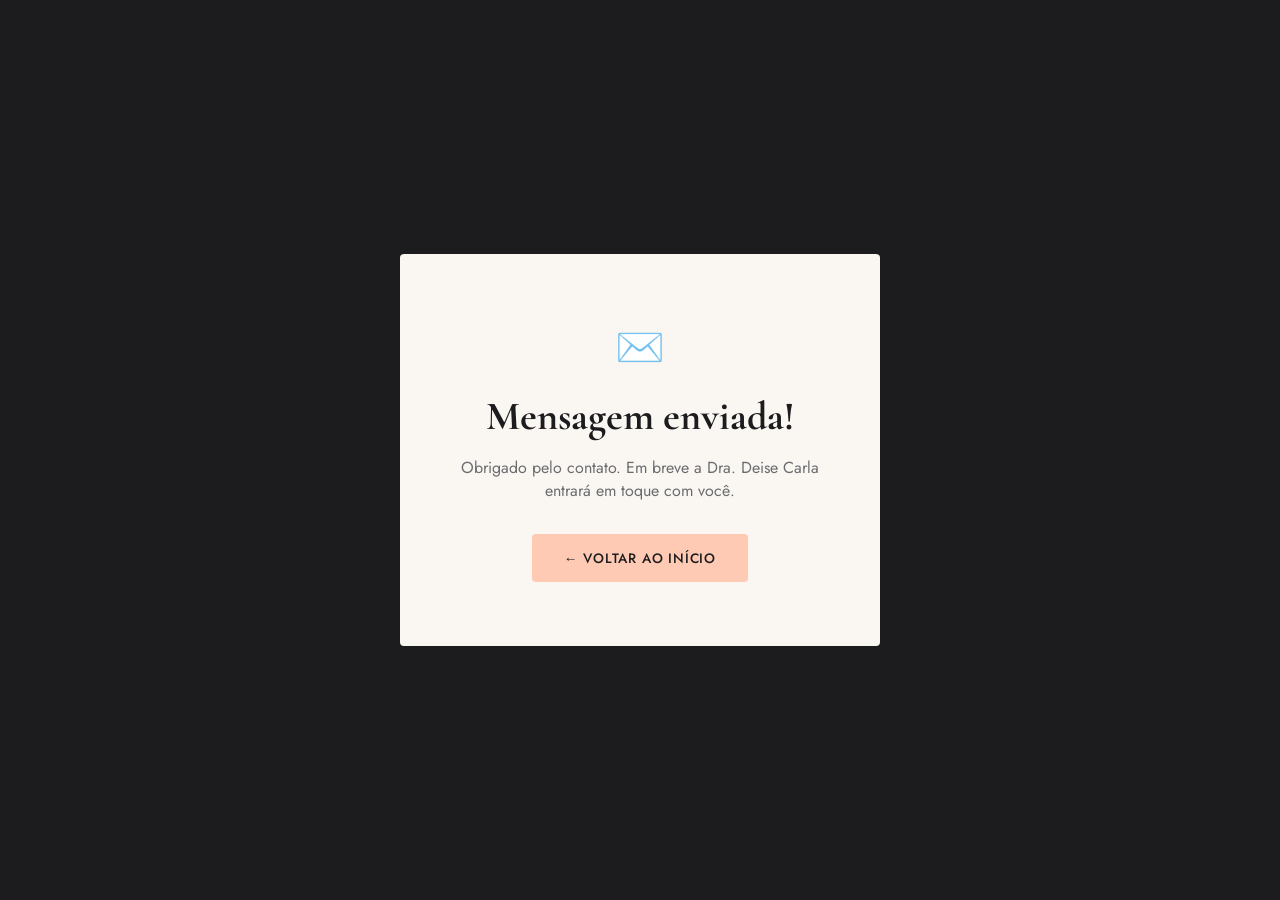
<file: Portifolio/projetos/Site de Advocacia/obrigado.html>
<!DOCTYPE html>
<html lang="pt-BR">
<head>
  <meta charset="UTF-8">
  <meta name="viewport" content="width=device-width, initial-scale=1.0">
  <title>Mensagem enviada — Deise Carla Advocacia</title>
  <link href="https://fonts.googleapis.com/css2?family=Cormorant+Garamond:wght@300;400;500&family=Jost:wght@300;400;500&display=swap" rel="stylesheet">
  <link rel="stylesheet" href="style.css">
</head>
<body class="pagina-obrigado">
  <div class="agradecimento-container">
    <p style="font-size:2.5rem;margin-bottom:1rem">✉️</p>
    <h1>Mensagem enviada!</h1>
    <p>Obrigado pelo contato. Em breve a Dra. Deise Carla entrará em toque com você.</p>
    <a href="index.html" class="btn btn-primary">← Voltar ao início</a>
  </div>
</body>
</html>
</file>
<file: Portifolio/projetos/Armazem/style.css>
/* ============================================
   TEMPLATE — tokens
   ============================================ */
:root{
  --ink:#131110;
  --panel:#1E1B16;
  --panel-2:#28241D;
  --line-dark: rgba(247,245,241,.12);

  --concrete:#EFEBE2;
  --paper:#FAF8F4;
  --white:#FFFFFF;

  --yellow:#F5C518;
  --yellow-deep:#D9A800;
  --orange:#E35B22;
  --orange-dark:#B8451A;

  --text-dark:#171512;
  --text-muted:#615D53;
  --text-on-ink:#F5F3EE;
  --text-on-ink-muted:#B7B2A6;

  --font-display: 'Oswald', sans-serif;
  --font-body: 'Inter', sans-serif;

  --radius-s: 4px;
  --radius-m: 10px;

  --ease: cubic-bezier(.22,.8,.28,1);
}

*,*::before,*::after{ box-sizing:border-box; }
html{ scroll-behavior:smooth; }
@media (prefers-reduced-motion: reduce){
  html{ scroll-behavior:auto; }
  *,*::before,*::after{ animation-duration:.001ms !important; animation-iteration-count:1 !important; transition-duration:.001ms !important; }
}

body{
  margin:0;
  font-family:var(--font-body);
  background:var(--paper);
  color:var(--text-dark);
  -webkit-font-smoothing:antialiased;
  line-height:1.5;
}

img,svg{ display:block; max-width:100%; }
a{ color:inherit; text-decoration:none; }
ul{ margin:0; padding:0; list-style:none; }
button{ font-family:inherit; cursor:pointer; }

.container{
  width:100%;
  max-width:1180px;
  margin:0 auto;
  padding:0 24px;
}

h1,h2,h3,h4{
  font-family:var(--font-display);
  font-weight:600;
  letter-spacing:.2px;
  margin:0;
  color:var(--text-dark);
}

/* hazard strip — used once, deliberately, as a signature detail */
.hazard-strip{
  height:6px;
  width:100%;
  background: repeating-linear-gradient(-45deg, var(--orange) 0 14px, var(--yellow) 14px 28px);
}

/* ============================================
   HEADER
   ============================================ */
.site-header{
  position:sticky;
  top:0;
  z-index:60;
  background:rgba(23,24,26,.92);
  backdrop-filter:blur(8px);
  border-bottom:1px solid var(--line-dark);
  transition:background .3s var(--ease);
}
.header-inner{
  display:flex;
  align-items:center;
  justify-content:space-between;
  height:72px;
}
.brand{
  display:flex;
  align-items:center;
  gap:10px;
  color:var(--text-on-ink);
}
.brand-mark{ color:var(--yellow); width:30px; height:30px; }
.brand-mark svg{ width:100%; height:100%; }
.brand-name{
  font-family:var(--font-display);
  font-size:1.35rem;
  font-weight:700;
  letter-spacing:.5px;
}

.main-nav{ display:flex; align-items:center; gap:30px; }
.main-nav a{
  color:var(--text-on-ink-muted);
  font-size:.95rem;
  font-weight:500;
  position:relative;
  padding:6px 2px;
  transition:color .2s;
}
.main-nav a:hover{ color:var(--text-on-ink); }
.main-nav a::after{
  content:"";
  position:absolute;
  left:0; right:100%;
  bottom:0;
  height:2px;
  background:var(--yellow);
  transition:right .25s var(--ease);
}
.main-nav a:hover::after,
.main-nav a.is-active::after{ right:0; }
.main-nav a.is-active{ color:var(--text-on-ink); }

.nav-cta{
  background:var(--yellow);
  color:var(--ink) !important;
  padding:9px 18px !important;
  border-radius:var(--radius-s);
  font-weight:700 !important;
}
.nav-cta::after{ display:none; }
.nav-cta:hover{ background:var(--yellow-deep); }

.menu-toggle{
  display:none;
  flex-direction:column;
  justify-content:center;
  gap:5px;
  width:34px; height:34px;
  background:none; border:none;
}
.menu-toggle span{
  height:2px; width:100%; background:var(--text-on-ink);
  transition:transform .25s var(--ease), opacity .2s;
}
.menu-toggle[aria-expanded="true"] span:nth-child(1){ transform:translateY(7px) rotate(45deg); }
.menu-toggle[aria-expanded="true"] span:nth-child(2){ opacity:0; }
.menu-toggle[aria-expanded="true"] span:nth-child(3){ transform:translateY(-7px) rotate(-45deg); }

/* ============================================
   BUTTONS
   ============================================ */
.btn{
  display:inline-flex;
  align-items:center;
  justify-content:center;
  padding:13px 26px;
  border-radius:var(--radius-s);
  font-weight:600;
  font-size:.95rem;
  border:1.5px solid transparent;
  transition:transform .18s var(--ease), background .2s, border-color .2s, color .2s;
}
.btn:active{ transform:scale(.97); }
.btn-primary{ background:var(--yellow); color:var(--ink); }
.btn-primary:hover{ background:var(--yellow-deep); }
.btn-ghost{ border-color:rgba(243,241,236,.35); color:var(--text-on-ink); }
.btn-ghost:hover{ border-color:var(--text-on-ink); }
.btn-outline{ border-color:var(--orange); color:var(--orange-dark); margin-top:6px; }
.btn-outline:hover{ background:var(--orange); color:var(--white); }
.btn-large{ padding:16px 34px; font-size:1.05rem; }

/* ============================================
   HERO
   ============================================ */
.hero{
  position:relative;
  color:var(--text-on-ink);
  padding:150px 0 90px;
  overflow:hidden;
  isolation:isolate;
}
.hero-media{ position:absolute; inset:0; z-index:-1; }
.hero-media img{ width:100%; height:100%; object-fit:cover; object-position:center 35%; }
.hero-scrim{
  position:absolute; inset:0;
  background:
    linear-gradient(90deg, rgba(19,17,16,.94) 0%, rgba(19,17,16,.78) 38%, rgba(19,17,16,.32) 75%, rgba(19,17,16,.15) 100%),
    linear-gradient(0deg, rgba(19,17,16,.55), rgba(19,17,16,0) 45%);
}
.hero-inner{ display:block; max-width:640px; }
.hero-kicker{
  display:inline-block;
  font-family:var(--font-display);
  font-size:.8rem;
  letter-spacing:.08em;
  text-transform:uppercase;
  color:var(--yellow);
  border-left:3px solid var(--yellow);
  padding-left:12px;
  margin-bottom:18px;
}
.hero h1{
  font-size:clamp(2.3rem, 4.4vw, 3.4rem);
  line-height:1.1;
  color:var(--white);
}
.hero-lead{
  margin:22px 0 32px;
  max-width:52ch;
  color:var(--text-on-ink-muted);
  font-size:1.08rem;
}
.hero-actions{ display:flex; gap:14px; flex-wrap:wrap; }

/* Finder bar — overlaps the bottom edge of the hero */
.finder{
  position:relative;
  z-index:5;
  margin-top:-32px;
}
.finder-inner{
  background:var(--white);
  border-radius:var(--radius-m);
  box-shadow:0 24px 50px rgba(0,0,0,.22);
  padding:22px 26px;
  display:grid;
  grid-template-columns:minmax(0,1fr) minmax(0,1fr) auto;
  gap:18px;
  align-items:end;
}
.finder-field{ display:flex; flex-direction:column; gap:8px; }
.finder-field label{
  font-family:var(--font-display);
  font-size:.72rem;
  letter-spacing:.06em;
  text-transform:uppercase;
  color:var(--text-muted);
}
.finder-field select{
  appearance:none;
  border:1.5px solid rgba(23,21,18,.14);
  border-radius:var(--radius-s);
  padding:12px 14px;
  font-family:var(--font-body);
  font-size:.95rem;
  color:var(--text-dark);
  background:var(--paper) url('data:image/svg+xml;utf8,<svg xmlns="http://www.w3.org/2000/svg" viewBox="0 0 24 24" fill="none" stroke="%23615D53" stroke-width="2"><path d="M6 9l6 6 6-6"/></svg>') no-repeat right 14px center;
  background-size:16px;
}
.finder-field select:focus{ outline:none; border-color:var(--yellow-deep); }
.finder-submit{ white-space:nowrap; }

/* ============================================
   FACTS BAND
   ============================================ */
.facts-band{ background:var(--ink); padding:44px 0; }
.facts-grid{
  display:grid;
  grid-template-columns:repeat(4, minmax(0,1fr));
  gap:30px;
}
.fact-item{ display:flex; align-items:center; gap:14px; }
.fact-icon{
  flex-shrink:0;
  width:44px; height:44px;
  border-radius:50%;
  display:flex; align-items:center; justify-content:center;
  background:rgba(245,197,24,.12);
  color:var(--yellow);
}
.fact-icon svg{ width:22px; height:22px; stroke:currentColor; stroke-width:2; fill:none; stroke-linecap:round; stroke-linejoin:round; }
.fact-item strong{ display:block; color:var(--white); font-family:var(--font-display); font-size:1.05rem; }
.fact-item span{ color:var(--text-on-ink-muted); font-size:.86rem; }


/* ============================================
   SECTION HEAD
   ============================================ */
.section-head{ max-width:56ch; margin-bottom:44px; }
.section-head h2{ font-size:clamp(1.7rem, 3vw, 2.3rem); margin-bottom:12px; }
.section-head p{ color:var(--text-muted); font-size:1.02rem; }
.section-head--light h2{ color:var(--white); }
.section-head--light p{ color:var(--text-on-ink-muted); }

/* ============================================
   EQUIPMENT
   ============================================ */
.equipment{ padding:30px 0 90px; }

.filters{
  display:grid;
  grid-template-columns:repeat(6, minmax(0,1fr));
  gap:14px;
  margin-bottom:50px;
}
.filter-btn{
  background:var(--white);
  border:1.5px solid rgba(23,21,18,.1);
  color:var(--text-muted);
  padding:20px 10px 16px;
  border-radius:var(--radius-m);
  font-size:.82rem;
  font-weight:600;
  display:flex;
  flex-direction:column;
  align-items:center;
  gap:12px;
  text-align:center;
  transition:border-color .2s, transform .25s var(--ease), box-shadow .25s;
}
.filter-btn:hover{ border-color:var(--yellow-deep); transform:translateY(-3px); }
.filter-badge{
  width:52px; height:52px;
  border-radius:50%;
  display:flex; align-items:center; justify-content:center;
  background:var(--concrete);
  color:var(--text-dark);
  transition:background .2s, color .2s;
}
.filter-badge svg{ width:26px; height:26px; stroke:currentColor; stroke-width:2; fill:none; stroke-linecap:round; stroke-linejoin:round; }
.filter-btn.is-active{ border-color:var(--ink); color:var(--text-dark); box-shadow:0 14px 26px rgba(23,21,18,.1); }
.filter-btn.is-active .filter-badge{ background:var(--yellow); color:var(--ink); }

.equipment-grid{
  display:grid;
  grid-template-columns:repeat(4, minmax(0,1fr));
  gap:22px;
}
.equip-card{
  background:var(--white);
  border:1px solid rgba(27,27,25,.09);
  border-radius:var(--radius-m);
  padding:26px;
  transition:transform .35s var(--ease), opacity .35s var(--ease), box-shadow .25s;
}
.equip-card:hover{ box-shadow:0 14px 30px rgba(23,24,26,.08); transform:translateY(-3px); }
.equip-card.is-hidden{
  display:none;
}
.equip-icon{
  width:52px; height:52px;
  display:flex; align-items:center; justify-content:center;
  background:var(--concrete);
  border-radius:var(--radius-s);
  color:var(--orange);
  margin-bottom:18px;
}
.equip-icon svg{ width:28px; height:28px; stroke:currentColor; stroke-width:2; fill:none; stroke-linecap:round; stroke-linejoin:round; }

.equip-card--photo{ padding:0; overflow:hidden; }
.equip-card--photo .equip-tag,
.equip-card--photo h3,
.equip-card--photo p,
.equip-card--photo .equip-more{ padding-left:26px; padding-right:26px; }
.equip-card--photo .equip-tag{ margin-top:22px; }
.equip-card--photo .equip-more{ padding-bottom:26px; display:flex; }
.equip-photo{ display:block; width:100%; height:170px; overflow:hidden; background:var(--concrete); }
.equip-photo img{ width:100%; height:100%; object-fit:cover; transition:transform .5s var(--ease); }
.equip-card--photo:hover .equip-photo img{ transform:scale(1.06); }

.equip-tag{
  display:inline-block;
  font-family:var(--font-display);
  font-size:.72rem;
  letter-spacing:.08em;
  text-transform:uppercase;
  color:var(--orange-dark);
  background:rgba(227,91,34,.09);
  padding:4px 9px;
  border-radius:3px;
  margin-bottom:12px;
}
.equip-card h3{ font-size:1.12rem; margin-bottom:8px; }
.equip-card p{ color:var(--text-muted); font-size:.92rem; margin:0 0 18px; }

.equip-more{
  background:none; border:none; padding:0;
  color:var(--text-dark);
  font-weight:600; font-size:.88rem;
  display:inline-flex; align-items:center; gap:6px;
}
.equip-more::after{
  content:"";
  width:14px; height:1.5px;
  background:currentColor;
  transition:width .2s var(--ease);
}
.equip-more:hover::after{ width:22px; }

.equipment-note{
  margin-top:36px;
  padding-top:26px;
  border-top:1px solid rgba(27,27,25,.1);
  color:var(--text-muted);
  font-size:.92rem;
  max-width:60ch;
}

/* ============================================
   SERVICES
   ============================================ */
.services{ background:var(--ink); color:var(--text-on-ink); padding:90px 0; }
.services-grid{
  display:grid;
  grid-template-columns:repeat(4, minmax(0,1fr));
  gap:1px;
  background:var(--line-dark);
  border:1px solid var(--line-dark);
  border-radius:var(--radius-m);
  overflow:hidden;
}
.service-card{
  background:var(--panel);
  padding:34px 26px;
  transition:background .25s;
}
.service-card:hover{ background:var(--panel-2); }
.service-icon{
  width:46px; height:46px;
  display:flex; align-items:center; justify-content:center;
  color:var(--orange);
  margin-bottom:20px;
}
.service-icon svg{ width:100%; height:100%; stroke:currentColor; stroke-width:2; fill:none; stroke-linecap:round; stroke-linejoin:round; }
.service-card h3{ color:var(--white); font-size:1.15rem; margin-bottom:10px; }
.service-card p{ color:var(--text-on-ink-muted); font-size:.9rem; margin:0; }

/* ============================================
   LOCATIONS
   ============================================ */
.locations{ padding:90px 0; }
.locations-panel{
  display:grid;
  grid-template-columns:220px minmax(0,1fr);
  gap:50px;
  align-items:start;
}
.locations-map{
  position:relative;
  height:380px;
}
.coast-svg{ width:100%; height:100%; }
.coast-line{ fill:none; stroke:rgba(27,27,25,.18); stroke-width:2; }
.loc-pin{
  position:absolute;
  left:50%;
  transform:translate(-50%,-50%);
  background:none; border:none;
  display:flex; align-items:center; gap:10px;
  padding:6px;
}
.pin-dot{
  width:12px; height:12px;
  border-radius:50%;
  background:var(--white);
  border:2px solid var(--text-muted);
  transition:all .25s var(--ease);
}
.pin-label{
  font-size:.85rem; font-weight:600; color:var(--text-muted);
  transition:color .25s;
}
.loc-pin.is-active .pin-dot{
  background:var(--orange);
  border-color:var(--orange);
  box-shadow:0 0 0 5px rgba(227,91,34,.16);
}
.loc-pin.is-active .pin-label{ color:var(--text-dark); }
.loc-pin:hover .pin-dot{ border-color:var(--orange); }

.loc-tablist{
  display:flex;
  gap:6px;
  border-bottom:1px solid rgba(27,27,25,.12);
  margin-bottom:28px;
}
.loc-tab{
  background:none; border:none;
  padding:12px 4px;
  margin-right:26px;
  font-family:var(--font-display);
  font-size:1rem;
  color:var(--text-muted);
  position:relative;
}
.loc-tab::after{
  content:"";
  position:absolute; left:0; right:100%; bottom:-1px; height:2px;
  background:var(--orange);
  transition:right .25s var(--ease);
}
.loc-tab.is-active{ color:var(--text-dark); }
.loc-tab.is-active::after{ right:0; }

.loc-panel h3{ font-size:1.3rem; margin-bottom:18px; }
.loc-panel ul{ display:grid; grid-template-columns:minmax(0,1fr); gap:14px; margin-bottom:22px; }
.loc-panel li{ display:grid; grid-template-columns:minmax(0,1fr); gap:3px; font-size:.96rem; }
.loc-label{
  font-family:var(--font-display);
  font-size:.72rem;
  letter-spacing:.08em;
  text-transform:uppercase;
  color:var(--orange-dark);
}
.loc-value{ color:var(--text-dark); }
.loc-panel a[href^="tel"], .loc-panel a[href^="mailto"]{
  color:var(--text-dark);
  text-decoration:underline;
  text-decoration-color:rgba(27,27,25,.25);
  text-underline-offset:3px;
}
.loc-panel[hidden]{ display:none; }
.loc-panel.is-entering{ animation:fadeUp .4s var(--ease); }
@keyframes fadeUp{
  from{ opacity:0; transform:translateY(8px); }
  to{ opacity:1; transform:translateY(0); }
}

/* ============================================
   BLOG
   ============================================ */
.blog{ background:var(--concrete); padding:90px 0; }
.blog .section-head p{ color:var(--text-muted); }
.blog-grid{
  display:grid;
  grid-template-columns:repeat(3, minmax(0,1fr));
  gap:24px;
}
.blog-card{
  background:var(--white);
  border-radius:var(--radius-m);
  padding:28px;
  border:1px solid rgba(27,27,25,.08);
  transition:transform .3s var(--ease), box-shadow .25s;
}
.blog-card:hover{ transform:translateY(-3px); box-shadow:0 14px 30px rgba(23,24,26,.08); }
.blog-date{
  font-size:.78rem;
  color:var(--orange-dark);
  font-weight:600;
  letter-spacing:.03em;
}
.blog-card h3{ font-size:1.12rem; margin:12px 0 10px; line-height:1.35; }
.blog-card p{ color:var(--text-muted); font-size:.92rem; margin:0 0 18px; }
.blog-link{ font-weight:600; font-size:.88rem; border-bottom:1.5px solid var(--orange); padding-bottom:2px; }

/* ============================================
   PANORAMA
   ============================================ */
.panorama{ position:relative; height:340px; overflow:hidden; }
.panorama img{ width:100%; height:100%; object-fit:cover; }
.panorama-scrim{
  position:absolute; inset:0;
  background:linear-gradient(0deg, rgba(19,17,16,.82), rgba(19,17,16,.1) 55%);
}
.panorama-caption{
  position:absolute; left:0; right:0; bottom:28px;
  text-align:center;
  color:var(--white);
  font-family:var(--font-display);
  font-size:clamp(1.05rem, 2.2vw, 1.4rem);
  padding:0 24px;
}

/* ============================================
   CONTACT BAND
   ============================================ */
.contact-band{ background:var(--yellow); padding:80px 0; }
.contact-inner{
  display:grid;
  grid-template-columns:minmax(0,1fr) minmax(0,1fr);
  gap:60px;
  align-items:start;
}
.contact-copy h2{ color:var(--ink); font-size:clamp(1.7rem, 3vw, 2.3rem); margin-bottom:14px; }
.contact-copy p{ color:rgba(23,21,18,.75); margin:0 0 26px; max-width:42ch; }
.contact-copy .btn-ghost{ border-color:var(--ink); color:var(--ink); }
.contact-copy .btn-ghost:hover{ background:var(--ink); color:var(--white); }

.contact-form{
  background:var(--white);
  border-radius:var(--radius-m);
  padding:30px;
  display:grid;
  grid-template-columns:minmax(0,1fr);
  gap:16px;
  box-shadow:0 24px 50px rgba(23,21,18,.15);
}
.contact-field{ display:flex; flex-direction:column; gap:7px; }
.contact-field label{
  font-family:var(--font-display);
  font-size:.72rem;
  letter-spacing:.06em;
  text-transform:uppercase;
  color:var(--text-muted);
}
.contact-field input,
.contact-field select,
.contact-field textarea{
  border:1.5px solid rgba(23,21,18,.14);
  border-radius:var(--radius-s);
  padding:11px 13px;
  font-family:var(--font-body);
  font-size:.95rem;
  color:var(--text-dark);
  background:var(--paper);
  resize:vertical;
}
.contact-field input:focus,
.contact-field select:focus,
.contact-field textarea:focus{ outline:none; border-color:var(--yellow-deep); }
.contact-submit{ margin-top:4px; }

/* ============================================
   FOOTER
   ============================================ */
.site-footer{ background:var(--ink); color:var(--text-on-ink-muted); padding-top:70px; }
.footer-inner{
  display:grid;
  grid-template-columns:minmax(0,1.6fr) minmax(0,1fr) minmax(0,1fr);
  gap:50px;
  padding-bottom:50px;
  border-bottom:1px solid var(--line-dark);
}
.footer-brand .brand-name{ font-size:1.3rem; color:var(--white); }
.footer-brand p{ margin:16px 0 20px; max-width:38ch; font-size:.92rem; }
.social-link{
  display:inline-flex; align-items:center; gap:8px;
  color:var(--text-on-ink);
  font-size:.9rem; font-weight:600;
}
.social-link svg{ width:20px; height:20px; }
.footer-col h4{
  color:var(--white);
  font-size:.85rem;
  letter-spacing:.06em;
  text-transform:uppercase;
  margin-bottom:16px;
}
.footer-col{ display:flex; flex-direction:column; gap:11px; font-size:.92rem; }
.footer-col a:hover{ color:var(--text-on-ink); }
.footer-bottom{ padding:22px 24px; font-size:.82rem; }

/* ============================================
   MODAL
   ============================================ */
.modal{
  position:fixed; inset:0; z-index:100;
  display:flex; align-items:center; justify-content:center;
  padding:24px;
  opacity:0; pointer-events:none;
  transition:opacity .25s var(--ease);
}
.modal.is-open{ opacity:1; pointer-events:auto; }
.modal-backdrop{
  position:absolute; inset:0;
  background:rgba(17,18,19,.68);
  backdrop-filter:blur(2px);
}
.modal-panel{
  position:relative;
  background:var(--white);
  border-radius:var(--radius-m);
  padding:36px;
  max-width:440px;
  width:100%;
  transform:translateY(14px) scale(.98);
  transition:transform .28s var(--ease);
}
.modal.is-open .modal-panel{ transform:translateY(0) scale(1); }
.modal-close{
  position:absolute; top:16px; right:18px;
  background:none; border:none;
  font-size:1.4rem; line-height:1;
  color:var(--text-muted);
}
.modal-close:hover{ color:var(--text-dark); }
.modal-icon{
  display:flex; align-items:center; justify-content:center;
  width:52px; height:52px;
  background:var(--concrete);
  border-radius:var(--radius-s);
  color:var(--orange);
  margin-bottom:16px;
}
.modal-icon svg{ width:28px; height:28px; stroke:currentColor; stroke-width:2; fill:none; stroke-linecap:round; stroke-linejoin:round; }
.modal-icon.modal-icon--photo{
  width:100%; height:150px;
  border-radius:var(--radius-m);
  overflow:hidden;
  margin:-36px -36px 20px;
  width:calc(100% + 72px);
}
.modal-icon.modal-icon--photo img{ width:100%; height:100%; object-fit:cover; display:block; }
#modalDetail{ color:var(--text-muted); margin:14px 0 24px; font-size:.96rem; }

/* ============================================
   RESPONSIVE
   ============================================ */
@media (max-width: 980px){
  .hero{ padding:120px 0 70px; }
  .finder-inner{ grid-template-columns:minmax(0,1fr) minmax(0,1fr); }
  .finder-submit{ grid-column:1 / -1; }
  .facts-grid{ grid-template-columns:minmax(0,1fr) minmax(0,1fr); gap:26px; }
  .filters{ grid-template-columns:repeat(3, minmax(0,1fr)); }
  .equipment-grid{ grid-template-columns:repeat(2, minmax(0,1fr)); }
  .services-grid{ grid-template-columns:repeat(2, minmax(0,1fr)); }
  .blog-grid{ grid-template-columns:minmax(0,1fr) minmax(0,1fr); }
  .contact-inner{ grid-template-columns:minmax(0,1fr); gap:36px; }
  .footer-inner{ grid-template-columns:minmax(0,1fr) minmax(0,1fr); }
  .footer-brand{ grid-column:1 / -1; }
  .locations-panel{ grid-template-columns:minmax(0,1fr); }
  .locations-map{ height:auto; display:flex; justify-content:space-between; gap:10px; }
  .coast-svg{ display:none; }
  .loc-pin{ position:static; transform:none; display:inline-flex; margin-right:0; }

  .loc-tablist{ flex-wrap:wrap; row-gap:8px; }
  .loc-tab{ margin-right:0; flex:1 1 auto; text-align:center; padding:12px 6px; }
}

@media (max-width: 900px){
  .main-nav{
    position:fixed;
    top:72px; left:0; right:0;
    background:var(--ink);
    flex-direction:column;
    align-items:flex-start;
    gap:0;
    padding:10px 24px 26px;
    border-bottom:1px solid var(--line-dark);
    transform:translateY(-8px);
    opacity:0;
    pointer-events:none;
    transition:opacity .22s var(--ease), transform .22s var(--ease);
    max-height:80vh;
    overflow-y:auto;
  }
  .main-nav.is-open{ opacity:1; pointer-events:auto; transform:translateY(0); }
  .main-nav a{ width:100%; padding:14px 0; border-bottom:1px solid var(--line-dark); }
  .nav-cta{ margin-top:14px; text-align:center; }
  .menu-toggle{ display:flex; }
}

@media (max-width: 680px){
  .finder-inner{ grid-template-columns:minmax(0,1fr); }
  .facts-grid{ grid-template-columns:minmax(0,1fr); gap:18px; }
  .filters{ grid-template-columns:repeat(2, minmax(0,1fr)); }
  .equipment-grid{ grid-template-columns:minmax(0,1fr); }
  .services-grid{ grid-template-columns:minmax(0,1fr); }
  .blog-grid{ grid-template-columns:minmax(0,1fr); }
  .contact-form{ padding:22px; }
  .panorama{ height:240px; }
  .footer-inner{ grid-template-columns:minmax(0,1fr); gap:34px; }
}

@media (max-width: 480px){
  .hero-break{ display:none; }
  .hero{ padding:110px 0 60px; }
  .hero-kicker{ font-size:.72rem; }
  .locations-map{ flex-wrap:wrap; row-gap:10px; }
  .pin-label{ font-size:.78rem; }
  .loc-tab{ font-size:.9rem; }
  .finder-inner{ padding:18px; }
  .contact-form{ padding:18px; }
  .panorama-caption{ font-size:1rem; padding:0 16px; }
}
</file>
<file: Portifolio/projetos/Site de Advocacia/style.css>
/* ====================================
   CSS VARIABLES & RESET
==================================== */
:root {
  --cream: #FAF7F2;
  --peach: #FECAB4;
  --peach-dark: #e8b49e;
  --charcoal: #1C1C1E;
  --gray-dark: #3A3A3C;
  --gray-mid: #6C6C70;
  --gray-light: #AEAEB2;
  --section-bg: #F5F0E8;
  --dark-bg: #1C1C1E;
  --dark-section: #252527;

  --font-display: 'Cormorant Garamond', Georgia, serif;
  --font-body: 'Jost', sans-serif;

  --radius: 4px;
  --transition: 0.35s cubic-bezier(0.4, 0, 0.2, 1);
}

*, *::before, *::after {
  margin: 0;
  padding: 0;
  box-sizing: border-box;
}

html {
  scroll-behavior: smooth;
  font-size: 16px;
}

body {
  font-family: var(--font-body);
  background: var(--cream);
  color: var(--charcoal);
  overflow-x: hidden;
}

img { display: block; max-width: 100%; }
a { text-decoration: none; color: inherit; }
ul { list-style: none; }

/* ====================================
   TYPOGRAPHY
==================================== */
.section-label {
  font-family: var(--font-body);
  font-size: 0.72rem;
  font-weight: 500;
  letter-spacing: 0.25em;
  text-transform: uppercase;
  color: var(--peach-dark);
  display: block;
  margin-bottom: 0.75rem;
}

.section-label.light { color: var(--peach); }

.section-title {
  font-family: var(--font-display);
  font-weight: 400;
  font-size: clamp(2rem, 4vw, 3rem);
  line-height: 1.15;
  color: var(--charcoal);
}

.section-title.light { color: #fff; }

.section-desc {
  font-size: 1rem;
  color: var(--gray-mid);
  line-height: 1.75;
  max-width: 540px;
  margin-top: 1rem;
}

.section-header.centered {
  text-align: center;
  display: flex;
  flex-direction: column;
  align-items: center;
  margin-bottom: 4rem;
}

.section-container {
  max-width: 1160px;
  margin: 0 auto;
  padding: 0 2rem;
}

/* ====================================
   BUTTONS
==================================== */
.btn {
  display: inline-flex;
  align-items: center;
  gap: 0.5rem;
  padding: 0.85rem 2rem;
  border-radius: var(--radius);
  font-family: var(--font-body);
  font-size: 0.85rem;
  font-weight: 500;
  letter-spacing: 0.06em;
  text-transform: uppercase;
  cursor: pointer;
  transition: var(--transition);
  border: none;
  white-space: nowrap;
}

.btn-primary {
  background: var(--peach);
  color: var(--charcoal);
}

.btn-primary:hover {
  background: var(--peach-dark);
  transform: translateY(-2px);
  box-shadow: 0 8px 24px rgba(254, 202, 180, 0.35);
}

.btn-ghost {
  background: transparent;
  color: #fff;
  border: 1px solid rgba(255,255,255,0.45);
}

.btn-ghost:hover {
  background: rgba(255,255,255,0.1);
  border-color: #fff;
}

.btn-lg { padding: 1rem 2.5rem; font-size: 0.9rem; }

.btn-block { width: 100%; justify-content: center; }

.btn-text {
  background: none;
  border: none;
  cursor: pointer;
  font-family: var(--font-body);
  font-size: 0.82rem;
  font-weight: 500;
  letter-spacing: 0.1em;
  text-transform: uppercase;
  color: var(--peach-dark);
  display: inline-flex;
  align-items: center;
  gap: 0.4rem;
  padding: 0;
  margin-top: 1.25rem;
  transition: var(--transition);
}

.btn-text:hover { color: var(--charcoal); gap: 0.7rem; }

/* ====================================
   HEADER / NAV
==================================== */
.header {
  position: fixed;
  top: 0; left: 0;
  width: 100%;
  z-index: 1000;
  transition: background var(--transition), box-shadow var(--transition);
}

.header.scrolled {
  background: rgba(28, 28, 30, 0.96);
  backdrop-filter: blur(12px);
  box-shadow: 0 1px 0 rgba(255,255,255,0.06);
}

.nav {
  display: flex;
  align-items: center;
  justify-content: space-between;
  padding: 1.25rem 2.5rem;
  max-width: 1200px;
  margin: 0 auto;
}

.logo {
  display: flex;
  flex-direction: column;
  line-height: 1;
}

.logo-main {
  font-family: var(--font-display);
  font-size: 1.4rem;
  font-weight: 500;
  color: #fff;
  letter-spacing: 0.05em;
}

.logo-sub {
  font-family: var(--font-body);
  font-size: 0.62rem;
  font-weight: 400;
  letter-spacing: 0.22em;
  text-transform: uppercase;
  color: var(--peach);
  margin-top: 2px;
}

.nav-list {
  display: flex;
  align-items: center;
  gap: 2.5rem;
}

.nav-link {
  font-family: var(--font-body);
  font-size: 0.8rem;
  font-weight: 400;
  letter-spacing: 0.12em;
  text-transform: uppercase;
  color: rgba(255,255,255,0.75);
  transition: color var(--transition);
  position: relative;
}

.nav-link::after {
  content: '';
  position: absolute;
  bottom: -3px; left: 0;
  width: 0; height: 1px;
  background: var(--peach);
  transition: width var(--transition);
}

.nav-link:hover { color: #fff; }
.nav-link:hover::after { width: 100%; }

.nav-cta {
  background: var(--peach);
  color: var(--charcoal) !important;
  padding: 0.5rem 1.25rem;
  border-radius: var(--radius);
  font-weight: 500;
}

.nav-cta::after { display: none; }
.nav-cta:hover { background: var(--peach-dark); }

.mobile-menu {
  display: none;
  flex-direction: column;
  gap: 5px;
  cursor: pointer;
  padding: 4px;
}

.mobile-menu span {
  display: block;
  width: 24px;
  height: 1.5px;
  background: #fff;
  transition: var(--transition);
}

/* ====================================
   HERO
==================================== */
#hero {
  position: relative;
  height: 100vh;
  min-height: 600px;
  display: flex;
  align-items: center;
  background: url("Fotos/Imagem-principal.png") no-repeat center center / cover;
  overflow: hidden;
}

.hero-overlay {
  position: absolute;
  inset: 0;
  background: linear-gradient(
    105deg,
    rgba(20, 18, 16, 0.82) 0%,
    rgba(20, 18, 16, 0.55) 55%,
    rgba(20, 18, 16, 0.3) 100%
  );
}

.hero-content {
  position: relative;
  z-index: 2;
  max-width: 1200px;
  margin: 0 auto;
  padding: 0 2.5rem;
  padding-top: 80px;
}

.hero-eyebrow {
  font-family: var(--font-body);
  font-size: 0.72rem;
  font-weight: 500;
  letter-spacing: 0.3em;
  text-transform: uppercase;
  color: var(--peach);
  margin-bottom: 1.25rem;
  opacity: 0;
  animation: fadeUp 0.8s 0.2s forwards;
}

.hero-title {
  font-family: var(--font-display);
  font-size: clamp(3.5rem, 7vw, 6.5rem);
  font-weight: 300;
  line-height: 1;
  color: #fff;
  letter-spacing: -0.01em;
  margin-bottom: 1.25rem;
  opacity: 0;
  animation: fadeUp 0.8s 0.4s forwards;
}

.hero-subtitle {
  font-family: var(--font-body);
  font-size: clamp(1rem, 2vw, 1.15rem);
  font-weight: 300;
  line-height: 1.7;
  color: rgba(255,255,255,0.72);
  margin-bottom: 2.5rem;
  opacity: 0;
  animation: fadeUp 0.8s 0.6s forwards;
}

.hero-actions {
  display: flex;
  gap: 1rem;
  flex-wrap: wrap;
  opacity: 0;
  animation: fadeUp 0.8s 0.8s forwards;
}

.hero-scroll-indicator {
  position: absolute;
  bottom: 2.5rem;
  left: 50%;
  transform: translateX(-50%);
  display: flex;
  flex-direction: column;
  align-items: center;
  gap: 0.5rem;
  z-index: 2;
  opacity: 0;
  animation: fadeIn 1s 1.2s forwards;
}

.hero-scroll-indicator span {
  font-size: 0.6rem;
  letter-spacing: 0.2em;
  text-transform: uppercase;
  color: rgba(255,255,255,0.45);
}

.scroll-line {
  width: 1px;
  height: 40px;
  background: linear-gradient(to bottom, rgba(255,255,255,0.45), transparent);
  animation: scrollPulse 2s infinite;
}

/* ====================================
   SOBRE
==================================== */
#sobre {
  padding: 7rem 0;
  background: var(--cream);
}

.sobre-grid {
  display: grid;
  grid-template-columns: 1fr 1.15fr;
  gap: 5rem;
  align-items: center;
}

.sobre-visual { position: relative; }

.img-frame {
  position: relative;
  display: inline-block;
}

.img-frame img {
  width: 100%;
  max-width: 460px;
  height: 560px;
  object-fit: cover;
  border-radius: 2px;
  filter: grayscale(8%);
  box-shadow: 20px 20px 0 var(--peach);
}

.img-badge {
  position: absolute;
  bottom: -1.5rem;
  right: -1.5rem;
  background: var(--charcoal);
  color: #fff;
  padding: 1.5rem;
  text-align: center;
  border-radius: 2px;
  min-width: 120px;
}

.badge-number {
  display: block;
  font-family: var(--font-display);
  font-size: 3rem;
  font-weight: 400;
  color: var(--peach);
  line-height: 1;
}

.badge-text {
  display: block;
  font-size: 0.72rem;
  letter-spacing: 0.1em;
  text-transform: uppercase;
  opacity: 0.7;
  margin-top: 0.25rem;
}

.sobre-text .section-title { margin-bottom: 2rem; }

.sobre-body p {
  font-size: 1rem;
  line-height: 1.85;
  color: var(--gray-dark);
  margin-bottom: 1rem;
}

.sobre-body p.extra { display: none; }
.sobre-body.expanded p.extra { display: block; }

.sobre-body strong { color: var(--charcoal); font-weight: 500; }

.credenciais {
  margin-top: 2rem;
  display: flex;
  flex-direction: column;
  gap: 0.75rem;
  border-top: 1px solid rgba(0,0,0,0.1);
  padding-top: 1.75rem;
}

.credencial {
  display: flex;
  align-items: center;
  gap: 0.75rem;
  font-size: 0.88rem;
  color: var(--gray-mid);
}

.credencial i {
  color: var(--peach-dark);
  width: 16px;
  text-align: center;
}

/* ====================================
   ÁREAS DE ATUAÇÃO
==================================== */
#atuacao {
  padding: 7rem 0;
  background: var(--section-bg);
}

.areas-grid {
  display: grid;
  grid-template-columns: repeat(4, 1fr);
  gap: 1.5rem;
}

.area-card {
  background: #fff;
  padding: 2.5rem 2rem;
  border-radius: 2px;
  position: relative;
  transition: var(--transition);
  border-bottom: 3px solid transparent;
  overflow: hidden;
}

.area-card::before {
  content: attr(data-num);
  position: absolute;
  top: 1.25rem; right: 1.5rem;
  font-family: var(--font-display);
  font-size: 3.5rem;
  font-weight: 400;
  color: rgba(0,0,0,0.04);
  line-height: 1;
  transition: var(--transition);
}

.area-card:hover {
  transform: translateY(-6px);
  border-bottom-color: var(--peach);
  box-shadow: 0 20px 50px rgba(0,0,0,0.08);
}

.area-card:hover::before {
  color: rgba(254, 202, 180, 0.2);
}

.area-icon {
  width: 56px;
  height: 56px;
  margin-bottom: 1.5rem;
}

.area-icon img {
  width: 100%;
  height: 100%;
  object-fit: contain;
}

.area-card h3 {
  font-family: var(--font-display);
  font-size: 1.3rem;
  font-weight: 500;
  color: var(--charcoal);
  margin-bottom: 0.75rem;
}

.area-card p {
  font-size: 0.9rem;
  line-height: 1.75;
  color: var(--gray-mid);
}

/* ====================================
   CREDENCIAIS SECTION
==================================== */
#credenciais-section {
  padding: 7rem 0;
  background: var(--dark-bg);
}

.cred-grid {
  display: grid;
  grid-template-columns: 1fr 1fr;
  gap: 5rem;
  align-items: center;
}

.cred-text p {
  font-size: 1rem;
  line-height: 1.8;
  color: rgba(255,255,255,0.6);
  margin-top: 1.5rem;
}

.cred-visual img {
  width: 100%;
  max-width: 420px;
  height: 500px;
  object-fit: cover;
  border-radius: 2px;
  border: 1px solid rgba(255,255,255,0.08);
  margin-left: auto;
}

/* ====================================
   DEPOIMENTOS
==================================== */
#depoimentos {
  padding: 7rem 0;
  background: var(--cream);
}

.dep-grid {
  display: grid;
  grid-template-columns: repeat(3, 1fr);
  gap: 1.5rem;
  align-items: start;
}

.dep-card {
  background: #fff;
  padding: 2.5rem;
  border-radius: 2px;
  border: 1px solid rgba(0,0,0,0.06);
  transition: var(--transition);
}

.dep-card--featured {
  background: var(--charcoal);
  border-color: var(--charcoal);
  transform: translateY(-1rem);
}

.dep-card:hover {
  box-shadow: 0 16px 40px rgba(0,0,0,0.08);
  transform: translateY(-4px);
}

.dep-card--featured:hover {
  transform: translateY(-1rem) translateY(-4px);
}

.dep-stars {
  display: flex;
  gap: 3px;
  margin-bottom: 1.25rem;
}

.dep-stars i {
  color: #FFD700;
  font-size: 0.85rem;
}

.dep-text {
  font-family: var(--font-display);
  font-size: 1.15rem;
  font-style: italic;
  line-height: 1.7;
  color: var(--gray-dark);
  margin-bottom: 1.75rem;
}

.dep-card--featured .dep-text {
  color: rgba(255,255,255,0.85);
}

.dep-author {
  display: flex;
  align-items: center;
  gap: 0.9rem;
}

.dep-avatar {
  width: 40px;
  height: 40px;
  border-radius: 50%;
  background: var(--peach);
  color: var(--charcoal);
  font-size: 0.75rem;
  font-weight: 600;
  display: flex;
  align-items: center;
  justify-content: center;
  flex-shrink: 0;
}

.dep-card--featured .dep-avatar {
  background: var(--peach);
}

.dep-author strong {
  display: block;
  font-size: 0.9rem;
  font-weight: 500;
  color: var(--charcoal);
}

.dep-card--featured .dep-author strong { color: #fff; }

.dep-author span {
  display: block;
  font-size: 0.75rem;
  color: var(--gray-light);
  margin-top: 1px;
}

/* ====================================
   CONTATO
==================================== */
#contato {
  padding: 7rem 0;
  background: var(--dark-section);
}

.contato-grid {
  display: grid;
  grid-template-columns: 1fr 1.1fr;
  gap: 5rem;
  align-items: start;
}

.contato-desc {
  font-size: 1rem;
  line-height: 1.8;
  color: rgba(255,255,255,0.55);
  margin-top: 1.25rem;
  margin-bottom: 0;
}

.contato-items {
  display: flex;
  flex-direction: column;
  gap: 1.25rem;
  margin: 2.5rem 0;
}

.contato-item {
  display: flex;
  align-items: center;
  gap: 1rem;
  padding: 1rem 1.25rem;
  background: rgba(255,255,255,0.04);
  border-radius: var(--radius);
  border: 1px solid rgba(255,255,255,0.07);
  transition: var(--transition);
  color: #fff;
}

.contato-item:hover {
  background: rgba(254, 202, 180, 0.08);
  border-color: rgba(254, 202, 180, 0.25);
}

.ci-icon {
  width: 40px;
  height: 40px;
  background: var(--peach);
  color: var(--charcoal);
  border-radius: var(--radius);
  display: flex;
  align-items: center;
  justify-content: center;
  font-size: 1rem;
  flex-shrink: 0;
}

.contato-item strong {
  display: block;
  font-size: 0.78rem;
  font-weight: 500;
  letter-spacing: 0.08em;
  text-transform: uppercase;
  color: rgba(255,255,255,0.45);
  margin-bottom: 2px;
}

.contato-item span {
  font-size: 0.95rem;
  color: rgba(255,255,255,0.85);
}

/* FORM */
.contato-form {
  background: rgba(255,255,255,0.04);
  border: 1px solid rgba(255,255,255,0.08);
  border-radius: 4px;
  padding: 2.5rem;
}

.form-group {
  margin-bottom: 1.5rem;
}

.form-group label {
  display: block;
  font-size: 0.78rem;
  font-weight: 500;
  letter-spacing: 0.08em;
  text-transform: uppercase;
  color: rgba(255,255,255,0.45);
  margin-bottom: 0.5rem;
}

.form-group input,
.form-group textarea {
  width: 100%;
  padding: 0.85rem 1rem;
  background: rgba(255,255,255,0.06);
  border: 1px solid rgba(255,255,255,0.12);
  border-radius: var(--radius);
  font-family: var(--font-body);
  font-size: 0.95rem;
  color: #fff;
  transition: var(--transition);
  outline: none;
  resize: none;
}

.form-group input::placeholder,
.form-group textarea::placeholder {
  color: rgba(255,255,255,0.25);
}

.form-group input:focus,
.form-group textarea:focus {
  border-color: var(--peach);
  background: rgba(254, 202, 180, 0.05);
}

.form-group textarea {
  height: 130px;
}

/* ====================================
   FLOATING WPP
==================================== */
.fab-wpp {
  position: fixed;
  bottom: 2rem;
  right: 1.5rem;
  z-index: 900;
  width: 52px;
  height: 52px;
  border-radius: 50%;
  overflow: hidden;
  box-shadow: 0 4px 20px rgba(0,0,0,0.25);
  transition: var(--transition);
}

.fab-wpp img {
  width: 100%;
  height: 100%;
  object-fit: cover;
}

.fab-wpp:hover {
  transform: scale(1.12);
  box-shadow: 0 8px 30px rgba(0,0,0,0.3);
}

/* ====================================
   FOOTER
==================================== */
.footer {
  background: #111;
  padding: 2.5rem 0;
}

.footer-inner {
  max-width: 1160px;
  margin: 0 auto;
  padding: 0 2rem;
  display: flex;
  flex-direction: column;
  align-items: center;
  gap: 0.5rem;
  text-align: center;
}

.footer-brand {
  display: flex;
  flex-direction: column;
  align-items: center;
  margin-bottom: 0.75rem;
}

.footer-brand .logo-main {
  font-family: var(--font-display);
  font-size: 1.6rem;
  color: #fff;
}

.footer-brand .logo-sub {
  font-size: 0.6rem;
  letter-spacing: 0.22em;
  text-transform: uppercase;
  color: var(--peach);
}

.footer p {
  font-size: 0.8rem;
  color: rgba(255,255,255,0.35);
}

.footer a {
  color: var(--peach);
  transition: var(--transition);
}
.footer a:hover { color: #fff; }

/* ====================================
   PÁGINA OBRIGADO
==================================== */
.pagina-obrigado {
  background: var(--charcoal);
  min-height: 100vh;
  display: flex;
  align-items: center;
  justify-content: center;
  padding: 2rem;
}

.agradecimento-container {
  text-align: center;
  background: var(--cream);
  padding: 4rem 3rem;
  border-radius: 4px;
  max-width: 480px;
  width: 100%;
}

.agradecimento-container h1 {
  font-family: var(--font-display);
  font-size: 2.5rem;
  color: var(--charcoal);
  margin-bottom: 1rem;
}

.agradecimento-container p {
  color: var(--gray-mid);
  margin-bottom: 2rem;
}

/* ====================================
   ANIMATIONS
==================================== */
@keyframes fadeUp {
  from { opacity: 0; transform: translateY(24px); }
  to   { opacity: 1; transform: translateY(0); }
}

@keyframes fadeIn {
  from { opacity: 0; }
  to   { opacity: 1; }
}

@keyframes scrollPulse {
  0%, 100% { transform: scaleY(1); opacity: 1; }
  50%       { transform: scaleY(0.6); opacity: 0.4; }
}

/* Scroll reveal */
.reveal {
  opacity: 0;
  transform: translateY(30px);
  transition: opacity 0.7s ease, transform 0.7s ease;
}

.reveal.visible {
  opacity: 1;
  transform: translateY(0);
}

/* ====================================
   RESPONSIVIDADE
==================================== */
@media (max-width: 1024px) {
  .areas-grid {
    grid-template-columns: repeat(2, 1fr);
  }
  .sobre-grid,
  .cred-grid,
  .contato-grid {
    grid-template-columns: 1fr;
    gap: 3rem;
  }
  .img-frame img { max-width: 100%; height: 420px; }
  .cred-visual img { max-width: 100%; margin: 0; height: 380px; }
  .dep-grid { grid-template-columns: 1fr; }
  .dep-card--featured { transform: none; }
  .dep-card--featured:hover { transform: translateY(-4px); }
}

@media (max-width: 768px) {
  .nav-list {
    position: fixed;
    top: 0; right: -100%;
    width: 75vw;
    height: 100vh;
    background: var(--dark-bg);
    flex-direction: column;
    justify-content: center;
    gap: 2.5rem;
    transition: right var(--transition);
    z-index: 999;
  }

  .nav-list.open { right: 0; }

  .nav-link { font-size: 1rem; }

  .mobile-menu { display: flex; z-index: 1001; }

  .hero-actions { flex-direction: column; align-items: flex-start; }

  .areas-grid { grid-template-columns: 1fr; }

  .section-container { padding: 0 1.25rem; }

  .contato-form { padding: 1.75rem; }

  #sobre, #atuacao, #credenciais-section, #depoimentos, #contato {
    padding: 5rem 0;
  }

  .img-badge {
    right: 0;
    bottom: -1rem;
  }
}
</file>
<file: Portifolio/projetos/cartorio/style.css>
/* ============================================================
   STYLE.CSS — Estilos do Site do Cartório (molde genérico)
   Escrito "mobile-first": o estilo base é o do celular e as
   media queries (min-width) acrescentam o layout de tablet e PC.
   ============================================================

   ÍNDICE:
   1.  Reset & Variáveis
   2.  Base & Acessibilidade
   3.  Botões
   4.  Navegação
   5.  Menu Mobile
   6.  Hero
   7.  Sobre
   8.  Serviços (abas)
   9.  Como Solicitar
   10. Links Úteis
   11. Dúvidas (FAQ)
   12. Contato
   13. Rodapé
   14. Botões flutuantes
   15. Animações
   16. Tablet  (≥ 640px)
   17. Tablet grande (≥ 900px)
   18. Desktop (≥ 1100px)
   ============================================================ */

/* ============================================================
   1. RESET & VARIÁVEIS CSS
   ============================================================ */
*, *::before, *::after {
  box-sizing: border-box;
  margin: 0;
  padding: 0;
}

:root {
  /* ── Cores principais (azul marinho) ── */
  --azul-marinho:       #1e2d40;
  --azul-marinho-fundo: #16222f;
  --azul-marinho-medio: #253547;
  --azul-marinho-claro: #2e4158;

  /* ── Dourado (cor de destaque) ── */
  --dourado:          #c8a96e;
  --dourado-escuro:   #b08f52;
  --dourado-claro:    #d9bc8a;
  --dourado-palido:   #f0e6d3;

  /* ── Creme (fundo das seções claras) ── */
  --creme:            #f5efe6;
  --creme-medio:      #ede5d8;

  /* ── Branco puro ── */
  --branco:           #ffffff;

  /* ── WhatsApp ── */
  --verde-whatsapp:        #25d366;
  --verde-whatsapp-escuro: #1ebe5a;

  /* ── Textos ── */
  --texto-escuro:     #1a2530;
  --texto-medio:      #4a5568;
  --texto-suave:      #7a8aa0;

  /* ── Tipografia ── */
  --fonte-titulo: 'Cormorant Garamond', Georgia, serif;
  --fonte-corpo:  'Jost', system-ui, -apple-system, 'Segoe UI', sans-serif;

  /* ── Espaçamentos ── */
  --padding-lateral:  clamp(20px, 6vw, 96px);
  --largura-maxima:   1200px;
  --padding-secao:    clamp(64px, 10vw, 104px);
  --altura-navegacao: 64px;

  /* Recuo lateral que centraliza o conteúdo em telas muito largas */
  --recuo: max(var(--padding-lateral), calc((100% - var(--largura-maxima)) / 2));

  /* ── Formas e sombras ── */
  --raio:          10px;
  --raio-pequeno:  8px;
  --sombra-suave:  0 6px 24px rgba(14, 24, 32, 0.08);
  --sombra-media:  0 12px 36px rgba(14, 24, 32, 0.14);
  --transicao:     0.22s cubic-bezier(0.2, 0.7, 0.3, 1);
}

/* ============================================================
   2. BASE & ACESSIBILIDADE
   ============================================================ */
html {
  scroll-behavior: smooth;
  -webkit-text-size-adjust: 100%;
}

body {
  font-family: var(--fonte-corpo);
  background: var(--creme);
  color: var(--texto-escuro);
  overflow-x: hidden;
  -webkit-font-smoothing: antialiased;
  -webkit-tap-highlight-color: transparent;
}

/* Trava a rolagem enquanto o menu mobile está aberto */
body.menu-aberto {
  overflow: hidden;
}

img, svg { display: block; max-width: 100%; }

/* As seções não ficam escondidas atrás da navbar fixa ao clicar nos links */
section[id] {
  scroll-margin-top: var(--altura-navegacao);
}

/* Contorno de foco visível ao navegar pelo teclado */
:focus-visible {
  outline: 2px solid var(--dourado);
  outline-offset: 3px;
}

/* Link "pular para o conteúdo" (leitores de tela / teclado) */
.pular-conteudo {
  position: fixed;
  top: 8px;
  left: 8px;
  z-index: 1000;
  padding: 10px 16px;
  background: var(--dourado);
  color: var(--azul-marinho-fundo);
  border-radius: var(--raio-pequeno);
  font-weight: 600;
  text-decoration: none;
  transform: translateY(-150%);
  transition: transform var(--transicao);
}

.pular-conteudo:focus { transform: translateY(0); }

/* Títulos h2 padrão de seção */
h2 {
  font-family: var(--fonte-titulo);
  font-size: clamp(30px, 6vw, 48px);
  font-weight: 300;
  line-height: 1.15;
  color: var(--texto-escuro);
  margin-bottom: 14px;
}

h2 em {
  font-style: italic;
  color: var(--dourado);
}

/* Etiqueta acima dos títulos de seção */
.etiqueta-secao {
  display: inline-flex;
  align-items: center;
  gap: 10px;
  font-size: 11px;
  letter-spacing: 0.22em;
  text-transform: uppercase;
  color: var(--dourado-escuro);
  margin-bottom: 14px;
}

.etiqueta-secao::before {
  content: '';
  width: 30px;
  height: 1px;
  background: currentColor;
  display: block;
}

/* Parágrafo curto abaixo do título */
.secao-intro {
  font-size: 15px;
  line-height: 1.7;
  font-weight: 300;
  max-width: 560px;
}

/* Recuo lateral padrão de todas as seções */
.secao-sobre,
.secao-servicos,
.secao-solicitar,
.secao-links-uteis,
.secao-duvidas,
.secao-contato {
  padding: var(--padding-secao) var(--recuo);
}

/* ============================================================
   3. BOTÕES
   Base comum (.botao) + variações de cor.
   Altura mínima de 48px = área de toque confortável no celular.
   ============================================================ */
.botao {
  display: inline-flex;
  align-items: center;
  justify-content: center;
  gap: 10px;
  min-height: 50px;
  padding: 0 26px;
  border: 1.5px solid transparent;
  border-radius: var(--raio-pequeno);
  font-family: var(--fonte-corpo);
  font-size: 12.5px;
  font-weight: 600;
  letter-spacing: 0.08em;
  line-height: 1.2;
  text-transform: uppercase;
  text-decoration: none;
  text-align: center;
  cursor: pointer;
  user-select: none;
  transition:
    transform var(--transicao),
    box-shadow var(--transicao),
    background var(--transicao),
    border-color var(--transicao),
    color var(--transicao);
}

.botao:hover  { transform: translateY(-2px); }
.botao:active { transform: translateY(1px) scale(0.98); }

/* Ícones e setas dentro dos botões */
.botao .icone {
  width: 18px;
  height: 18px;
  flex-shrink: 0;
}

.botao .seta {
  font-size: 16px;
  line-height: 1;
  transition: transform var(--transicao);
}

.botao:hover .seta { transform: translateX(4px); }

/* Ocupa toda a largura disponível */
.botao-largo { width: 100%; }

/* Versão compacta (navbar) */
.botao-pequeno {
  min-height: 42px;
  padding: 0 18px;
  font-size: 11.5px;
}

/* Dourado — ação principal */
.botao-dourado {
  background: linear-gradient(180deg, var(--dourado-claro) 0%, var(--dourado) 100%);
  border-color: var(--dourado);
  color: var(--azul-marinho-fundo);
  box-shadow:
    0 4px 14px rgba(200, 169, 110, 0.30),
    inset 0 1px 0 rgba(255, 255, 255, 0.35);
}

.botao-dourado:hover {
  background: linear-gradient(180deg, #e3c999 0%, var(--dourado-claro) 100%);
  box-shadow:
    0 8px 22px rgba(200, 169, 110, 0.40),
    inset 0 1px 0 rgba(255, 255, 255, 0.4);
}

/* Fantasma — ação secundária sobre fundo escuro */
.botao-fantasma {
  background: rgba(255, 255, 255, 0.06);
  border-color: rgba(255, 255, 255, 0.32);
  color: var(--branco);
}

.botao-fantasma:hover {
  background: rgba(200, 169, 110, 0.10);
  border-color: var(--dourado);
  color: var(--dourado-claro);
}

/* Escuro — ação sobre fundo claro */
.botao-escuro {
  background: var(--azul-marinho);
  border-color: var(--azul-marinho);
  color: var(--branco);
  box-shadow: 0 4px 14px rgba(30, 45, 64, 0.22);
}

.botao-escuro:hover {
  background: var(--azul-marinho-medio);
  box-shadow: 0 8px 22px rgba(30, 45, 64, 0.30);
}

.botao-escuro .seta { color: var(--dourado); }

/* WhatsApp */
.botao-whatsapp {
  background: var(--verde-whatsapp);
  border-color: var(--verde-whatsapp);
  color: var(--branco);
  box-shadow: 0 4px 14px rgba(37, 211, 102, 0.28);
}

.botao-whatsapp:hover {
  background: var(--verde-whatsapp-escuro);
  box-shadow: 0 8px 22px rgba(37, 211, 102, 0.36);
}

/* ============================================================
   4. NAVEGAÇÃO
   ============================================================ */
.navegacao {
  position: fixed;
  top: 0;
  left: 0;
  right: 0;
  z-index: 200;
  display: flex;
  align-items: center;
  justify-content: space-between;
  gap: 16px;
  padding: 0 var(--recuo);
  height: var(--altura-navegacao);
  background: rgba(22, 34, 47, 0.96);
  -webkit-backdrop-filter: blur(10px);
  backdrop-filter: blur(10px);
  border-bottom: 1px solid rgba(200, 169, 110, 0.2);
  transition: box-shadow var(--transicao), background var(--transicao);
}

/* Sombra quando a página já foi rolada */
.navegacao.rolada {
  background: rgba(22, 34, 47, 0.99);
  box-shadow: 0 6px 24px rgba(0, 0, 0, 0.25);
}

/* Logo */
.nav-logo {
  display: flex;
  align-items: center;
  gap: 12px;
  text-decoration: none;
  min-width: 0; /* permite o texto encolher */
}

/* Ícone circular com o símbolo § */
.nav-selo {
  width: 38px;
  height: 38px;
  border: 1.5px solid var(--dourado);
  border-radius: 50%;
  display: flex;
  align-items: center;
  justify-content: center;
  font-family: var(--fonte-titulo);
  color: var(--dourado);
  font-size: 17px;
  font-weight: 600;
  flex-shrink: 0;
}

/* Nome e subtítulo ao lado do selo */
.nav-identidade {
  line-height: 1.25;
  min-width: 0;
}

.nav-identidade strong,
.nav-identidade span {
  display: block;
  white-space: nowrap;
  overflow: hidden;
  text-overflow: ellipsis;
}

.nav-identidade strong {
  font-family: var(--fonte-titulo);
  color: var(--branco);
  font-size: 16px;
  font-weight: 600;
  letter-spacing: 0.02em;
}

.nav-identidade span {
  font-size: 9.5px;
  color: var(--dourado-claro);
  letter-spacing: 0.12em;
  text-transform: uppercase;
}

/* Links de navegação desktop (escondidos no celular) */
.nav-lista-links {
  display: none;
  gap: 6px;
  list-style: none;
}

.nav-lista-links a {
  position: relative;
  display: block;
  padding: 10px 12px;
  border-radius: 6px;
  color: rgba(255, 255, 255, 0.7);
  text-decoration: none;
  font-size: 12px;
  letter-spacing: 0.08em;
  text-transform: uppercase;
  white-space: nowrap;
  transition: color var(--transicao), background var(--transicao);
}

/* Traço dourado sob o link ativo */
.nav-lista-links a::after {
  content: '';
  position: absolute;
  left: 12px;
  right: 12px;
  bottom: 4px;
  height: 1.5px;
  background: var(--dourado);
  transform: scaleX(0);
  transition: transform var(--transicao);
}

.nav-lista-links a:hover {
  color: var(--branco);
  background: rgba(255, 255, 255, 0.05);
}

.nav-lista-links a.ativo { color: var(--dourado-claro); }
.nav-lista-links a.ativo::after { transform: scaleX(1); }

.nav-botao-whatsapp { display: none; }

/* Hambúrguer — com cara de botão (borda e área de toque de 44px) */
.botao-hamburguer {
  display: flex;
  flex-direction: column;
  align-items: center;
  justify-content: center;
  gap: 5px;
  width: 44px;
  height: 44px;
  flex-shrink: 0;
  cursor: pointer;
  background: rgba(255, 255, 255, 0.05);
  border: 1px solid rgba(200, 169, 110, 0.4);
  border-radius: var(--raio-pequeno);
  transition: background var(--transicao), border-color var(--transicao);
}

.botao-hamburguer:hover,
.botao-hamburguer.aberto {
  background: rgba(200, 169, 110, 0.12);
  border-color: var(--dourado);
}

.botao-hamburguer span {
  width: 20px;
  height: 1.5px;
  background: var(--branco);
  display: block;
  border-radius: 2px;
  transition: transform 0.3s, opacity 0.3s;
}

/* Animação hambúrguer → X */
.botao-hamburguer.aberto span:nth-child(1) { transform: translateY(6.5px) rotate(45deg); }
.botao-hamburguer.aberto span:nth-child(2) { opacity: 0; }
.botao-hamburguer.aberto span:nth-child(3) { transform: translateY(-6.5px) rotate(-45deg); }

/* ============================================================
   5. MENU MOBILE (gaveta abaixo da navbar)
   ============================================================ */
.menu-mobile {
  position: fixed;
  top: var(--altura-navegacao);
  left: 0;
  right: 0;
  z-index: 199;
  max-height: calc(100vh - var(--altura-navegacao));
  max-height: calc(100dvh - var(--altura-navegacao));
  overflow-y: auto;
  overscroll-behavior: contain;
  background: var(--azul-marinho-fundo);
  border-bottom: 1px solid rgba(200, 169, 110, 0.2);
  box-shadow: 0 20px 40px rgba(0, 0, 0, 0.35);
  padding-bottom: env(safe-area-inset-bottom);
  opacity: 0;
  visibility: hidden;
  transform: translateY(-10px);
  transition: opacity 0.25s ease, transform 0.25s ease, visibility 0s linear 0.25s;
}

.menu-mobile.aberto {
  opacity: 1;
  visibility: visible;
  transform: translateY(0);
  transition: opacity 0.25s ease, transform 0.25s ease, visibility 0s;
}

.menu-mobile-lista {
  list-style: none;
  padding: 8px var(--recuo) 0;
}

.menu-mobile-link {
  display: flex;
  align-items: center;
  justify-content: space-between;
  min-height: 54px;
  color: rgba(255, 255, 255, 0.85);
  text-decoration: none;
  font-size: 14px;
  letter-spacing: 0.08em;
  text-transform: uppercase;
  border-bottom: 1px solid rgba(255, 255, 255, 0.07);
  transition: color var(--transicao), padding var(--transicao);
}

.menu-mobile-link span {
  color: var(--dourado);
  font-size: 22px;
  line-height: 1;
}

.menu-mobile-link:hover,
.menu-mobile-link:active,
.menu-mobile-link.ativo {
  color: var(--dourado-claro);
  padding-left: 6px;
}

.menu-mobile-acoes {
  display: grid;
  gap: 10px;
  padding: 20px var(--recuo) 24px;
}

.menu-mobile-overlay {
  position: fixed;
  inset: 0;
  z-index: 198;
  background: rgba(0, 0, 0, 0.5);
  opacity: 0;
  visibility: hidden;
  transition: opacity 0.25s ease, visibility 0s linear 0.25s;
}

.menu-mobile-overlay.visivel {
  opacity: 1;
  visibility: visible;
  transition: opacity 0.25s ease, visibility 0s;
}

/* ============================================================
   6. HERO — SEÇÃO DE ABERTURA
   ============================================================ */
.secao-hero {
  background: var(--azul-marinho-fundo);
  display: flex;
  align-items: center;
  position: relative;
  overflow: hidden;
}

/* Textura de fundo (linhas diagonais sutis) */
.hero-textura-fundo {
  position: absolute;
  inset: 0;
  opacity: 0.03;
  background-image: repeating-linear-gradient(
    45deg, transparent, transparent 2px,
    rgba(255, 255, 255, 1) 2px, rgba(255, 255, 255, 1) 3px
  );
}

/* Brilho radial de fundo */
.hero-brilho-fundo {
  position: absolute;
  inset: 0;
  background:
    radial-gradient(ellipse 80% 50% at 80% 20%, rgba(200, 169, 110, 0.09) 0%, transparent 60%),
    radial-gradient(ellipse 50% 40% at 10% 80%, rgba(200, 169, 110, 0.05) 0%, transparent 50%);
}

/* Painel diagonal no lado direito (só desktop) */
.hero-painel-lateral {
  display: none;
  position: absolute;
  right: 0;
  top: 0;
  bottom: 0;
  width: 38vw;
  background: linear-gradient(135deg, var(--azul-marinho-medio) 0%, var(--azul-marinho-claro) 100%);
  clip-path: polygon(8% 0, 100% 0, 100% 100%, 0% 100%);
}

/* Grid interno: texto + especialidades */
.hero-conteudo {
  position: relative;
  z-index: 2;
  display: grid;
  grid-template-columns: 1fr;
  gap: 44px;
  align-items: center;
  width: 100%;
  padding: calc(var(--altura-navegacao) + 44px) var(--recuo) 64px;
}

/* Texto da esquerda */
.hero-subtag {
  display: inline-flex;
  align-items: center;
  gap: 12px;
  font-size: 10.5px;
  letter-spacing: 0.2em;
  text-transform: uppercase;
  color: var(--dourado);
  margin-bottom: 20px;
}

.hero-subtag::before {
  content: '';
  width: 28px;
  height: 1px;
  background: var(--dourado);
  flex-shrink: 0;
}

h1 {
  font-family: var(--fonte-titulo);
  font-size: clamp(38px, 10vw, 68px);
  font-weight: 300;
  line-height: 1.08;
  color: var(--branco);
  margin-bottom: 20px;
}

h1 em {
  font-style: italic;
  color: var(--dourado-claro);
}

.hero-descricao {
  font-size: 15px;
  color: rgba(255, 255, 255, 0.65);
  line-height: 1.75;
  max-width: 460px;
  margin-bottom: 32px;
  font-weight: 300;
}

/* No celular, botões empilhados e com largura total */
.hero-botoes {
  display: grid;
  gap: 12px;
}

/* Coluna direita: especialidades + lista */
.hero-lado-direito {
  display: flex;
  flex-direction: column;
  gap: 16px;
}

.hero-rotulo {
  font-size: 10.5px;
  letter-spacing: 0.18em;
  text-transform: uppercase;
  color: var(--dourado);
}

.hero-rotulo span {
  color: rgba(255, 255, 255, 0.4);
  letter-spacing: 0.08em;
  text-transform: none;
}

/* Grade 3 × 2 de selos clicáveis */
.hero-grupo-badges {
  display: grid;
  grid-template-columns: repeat(3, 1fr);
  gap: 10px;
}

.hero-badge {
  display: flex;
  flex-direction: column;
  align-items: center;
  justify-content: center;
  gap: 6px;
  min-height: 84px;
  padding: 14px 8px;
  text-align: center;
  text-decoration: none;
  border: 1px solid rgba(200, 169, 110, 0.3);
  border-radius: var(--raio);
  background: rgba(255, 255, 255, 0.04);
  -webkit-backdrop-filter: blur(4px);
  backdrop-filter: blur(4px);
  transition:
    transform var(--transicao),
    border-color var(--transicao),
    background var(--transicao),
    box-shadow var(--transicao);
}

.hero-badge:hover {
  transform: translateY(-3px);
  border-color: var(--dourado);
  background: rgba(200, 169, 110, 0.10);
  box-shadow: 0 10px 24px rgba(0, 0, 0, 0.25);
}

.hero-badge:active { transform: scale(0.97); }

.badge-sigla {
  font-family: var(--fonte-titulo);
  font-size: 26px;
  font-weight: 400;
  color: var(--dourado-claro);
  line-height: 1;
}

.badge-descricao {
  font-size: 9.5px;
  color: rgba(255, 255, 255, 0.6);
  letter-spacing: 0.1em;
  text-transform: uppercase;
  line-height: 1.3;
}

/* Lista de serviços mais procurados */
.hero-lista-servicos {
  background: rgba(255, 255, 255, 0.04);
  border: 1px solid rgba(200, 169, 110, 0.15);
  border-radius: var(--raio);
  padding: 22px 22px;
}

.hero-lista-servicos p {
  font-size: 10.5px;
  letter-spacing: 0.15em;
  text-transform: uppercase;
  color: var(--dourado);
  margin-bottom: 14px;
}

.hero-lista-servicos ul {
  list-style: none;
  display: flex;
  flex-direction: column;
  gap: 10px;
}

.hero-lista-servicos li {
  font-size: 14px;
  color: rgba(255, 255, 255, 0.7);
  display: flex;
  align-items: baseline;
  gap: 10px;
  line-height: 1.45;
}

.hero-lista-servicos li::before {
  content: '';
  width: 14px;
  height: 1px;
  background: var(--dourado);
  flex-shrink: 0;
  transform: translateY(-4px);
}

/* Indicador de scroll no rodapé do hero (só desktop) */
.hero-indicador-scroll {
  display: none;
  position: absolute;
  bottom: 28px;
  left: 50%;
  transform: translateX(-50%);
  flex-direction: column;
  align-items: center;
  gap: 6px;
  color: rgba(255, 255, 255, 0.25);
  font-size: 9px;
  letter-spacing: 0.18em;
  text-transform: uppercase;
}

.indicador-linha {
  width: 1px;
  height: 44px;
  background: linear-gradient(to bottom, rgba(200, 169, 110, 0.5), transparent);
  animation: pulsarLinha 2s ease-in-out infinite;
}

@keyframes pulsarLinha {
  0%, 100% { opacity: 0.3; }
  50%       { opacity: 1; }
}

/* ============================================================
   7. SOBRE
   ============================================================ */
.secao-sobre {
  background: var(--creme);
  display: grid;
  grid-template-columns: 1fr;
  gap: 48px;
  align-items: center;
}

/* Wrapper da imagem com decorações */
.sobre-imagem-wrapper {
  position: relative;
  width: 100%;
  max-width: 340px;
  margin: 12px auto 0;
}

.sobre-etiqueta-titular {
  position: absolute;
  top: -12px;
  left: -10px;
  z-index: 2;
  font-size: 9.5px;
  letter-spacing: 0.2em;
  text-transform: uppercase;
  color: var(--branco);
  background: var(--dourado-escuro);
  padding: 6px 12px;
  border-radius: 4px;
}

.sobre-imagem-moldura {
  border: 1px solid var(--dourado-palido);
  border-radius: var(--raio);
  padding: 6px;
  background: var(--branco);
  box-shadow: var(--sombra-suave);
}

/* Placeholder onde vai a foto do(a) titular */
.sobre-imagem-placeholder {
  background: linear-gradient(160deg, var(--azul-marinho) 0%, var(--azul-marinho-claro) 100%);
  aspect-ratio: 4 / 5;
  border-radius: 6px;
  overflow: hidden;
  display: flex;
  flex-direction: column;
  align-items: center;
  justify-content: center;
  gap: 16px;
  color: rgba(255, 255, 255, 0.4);
  font-size: 12px;
  letter-spacing: 0.08em;
}

.sobre-imagem-placeholder svg {
  width: 64px;
  height: 64px;
  opacity: 0.4;
}

/* Imagem real do(a) titular (quando adicionada) */
.sobre-imagem-placeholder img {
  width: 100%;
  height: 100%;
  max-width: none;
  object-fit: cover;
}

/* Detalhe decorativo dourado no canto */
.sobre-detalhe-decorativo {
  position: absolute;
  bottom: -12px;
  right: -12px;
  width: 80px;
  height: 80px;
  border-right: 1px solid var(--dourado);
  border-bottom: 1px solid var(--dourado);
  pointer-events: none;
}

/* Parágrafos de texto da seção sobre */
.sobre-texto p:not(.etiqueta-secao) {
  font-size: 15px;
  color: var(--texto-medio);
  line-height: 1.8;
  font-weight: 300;
  margin-bottom: 14px;
}

/* Credenciais */
.sobre-credenciais {
  display: flex;
  flex-direction: column;
  gap: 12px;
  margin-top: 26px;
  padding-top: 26px;
  border-top: 1px solid var(--creme-medio);
}

.credencial {
  font-size: 14px;
  color: var(--texto-medio);
  display: flex;
  align-items: baseline;
  gap: 12px;
  font-weight: 400;
  line-height: 1.45;
}

.credencial::before {
  content: '—';
  color: var(--dourado);
  flex-shrink: 0;
}

/* ============================================================
   8. SERVIÇOS (abas por especialidade)
   ============================================================ */
.secao-servicos {
  background: var(--azul-marinho);
}

.secao-servicos .etiqueta-secao { color: var(--dourado); }
.secao-servicos h2              { color: var(--branco); }
.secao-servicos h2 em           { color: var(--dourado-claro); }
.secao-servicos .secao-intro    { color: rgba(255, 255, 255, 0.55); }

/* Moldura das abas: no celular vira uma faixa rolável na horizontal */
.abas-moldura {
  position: relative;
  margin: 28px calc(-1 * var(--recuo)) 0;
}

/* Esmaecimento na borda direita indica que dá para arrastar */
.abas-moldura::after {
  content: '';
  position: absolute;
  top: 0;
  right: 0;
  bottom: 0;
  width: 40px;
  background: linear-gradient(to right, rgba(30, 45, 64, 0), var(--azul-marinho));
  pointer-events: none;
}

.abas-lista {
  position: relative;
  display: flex;
  gap: 8px;
  overflow-x: auto;
  scroll-snap-type: x proximity;
  scrollbar-width: none;
  padding: 4px var(--recuo) 8px;
  scroll-padding-inline: var(--recuo);
}

.abas-lista::-webkit-scrollbar { display: none; }

/* Botão de cada aba (formato "pílula") */
.aba-botao {
  display: inline-flex;
  align-items: center;
  gap: 8px;
  flex-shrink: 0;
  min-height: 46px;
  padding: 0 18px;
  scroll-snap-align: start;
  border: 1.5px solid rgba(200, 169, 110, 0.35);
  border-radius: 999px;
  background: rgba(255, 255, 255, 0.04);
  color: rgba(255, 255, 255, 0.8);
  font-family: var(--fonte-corpo);
  font-size: 13.5px;
  font-weight: 500;
  white-space: nowrap;
  cursor: pointer;
  transition:
    background var(--transicao),
    border-color var(--transicao),
    color var(--transicao),
    box-shadow var(--transicao);
}

.aba-botao:hover {
  border-color: var(--dourado);
  color: var(--branco);
  background: rgba(200, 169, 110, 0.08);
}

.aba-botao.ativa {
  background: linear-gradient(180deg, var(--dourado-claro) 0%, var(--dourado) 100%);
  border-color: var(--dourado);
  color: var(--azul-marinho-fundo);
  font-weight: 600;
  box-shadow: 0 4px 14px rgba(200, 169, 110, 0.3);
}

/* Painel de conteúdo de cada aba */
.aba-painel {
  margin-top: 28px;
}

.aba-painel[hidden] { display: none; }

.painel-cabecalho {
  margin-bottom: 22px;
  padding-left: 16px;
  border-left: 2px solid var(--dourado);
}

.painel-cabecalho h3 {
  font-family: var(--fonte-titulo);
  font-size: 24px;
  font-weight: 400;
  color: var(--branco);
  margin-bottom: 6px;
  line-height: 1.2;
}

.painel-cabecalho p {
  font-size: 14px;
  color: rgba(255, 255, 255, 0.55);
  line-height: 1.65;
  font-weight: 300;
  max-width: 640px;
}

/* Grade de cards (1 coluna no celular) */
.grade-servicos {
  display: grid;
  grid-template-columns: 1fr;
  gap: 12px;
}

.card-servico {
  display: grid;
  grid-template-columns: 44px 1fr;
  column-gap: 16px;
  align-items: start;
  background: rgba(255, 255, 255, 0.035);
  border: 1px solid rgba(200, 169, 110, 0.14);
  border-radius: var(--raio);
  padding: 20px 18px;
  transition: background var(--transicao), border-color var(--transicao), transform var(--transicao);
}

/* Cards surgem em cascata ao trocar de aba */
.aba-painel:not([hidden]) .card-servico {
  animation: surgirCard 0.45s ease both;
}

.aba-painel .card-servico:nth-child(2) { animation-delay: 0.04s; }
.aba-painel .card-servico:nth-child(3) { animation-delay: 0.08s; }
.aba-painel .card-servico:nth-child(4) { animation-delay: 0.12s; }
.aba-painel .card-servico:nth-child(5) { animation-delay: 0.16s; }
.aba-painel .card-servico:nth-child(6) { animation-delay: 0.20s; }

@keyframes surgirCard {
  from { opacity: 0; transform: translateY(12px); }
  to   { opacity: 1; transform: translateY(0); }
}

.card-servico:hover {
  background: var(--azul-marinho-medio);
  border-color: rgba(200, 169, 110, 0.35);
}

.servico-icone {
  grid-row: span 2;
  width: 44px;
  height: 44px;
  display: flex;
  align-items: center;
  justify-content: center;
  font-size: 20px;
  border-radius: 50%;
  background: rgba(200, 169, 110, 0.1);
  border: 1px solid rgba(200, 169, 110, 0.25);
}

.card-servico h4 {
  font-family: var(--fonte-titulo);
  font-size: 19px;
  font-weight: 500;
  color: var(--branco);
  margin-bottom: 6px;
  line-height: 1.25;
}

.card-servico p {
  font-size: 13.5px;
  color: rgba(255, 255, 255, 0.55);
  line-height: 1.65;
  font-weight: 300;
}

.painel-acao {
  margin-top: 24px;
  width: 100%;
}

/* ============================================================
   9. COMO SOLICITAR
   ============================================================ */
.secao-solicitar {
  background: var(--creme);
}

.solicitar-layout {
  display: grid;
  grid-template-columns: 1fr;
  gap: 36px;
  align-items: start;
}

/* Lista de passos numerados */
.lista-passos {
  list-style: none;
  display: flex;
  flex-direction: column;
  margin-top: 28px;
}

.passo-item {
  position: relative;
  display: flex;
  gap: 18px;
  padding: 20px 0;
}

/* Linha vertical ligando os números */
.passo-item:not(:last-child)::after {
  content: '';
  position: absolute;
  left: 21px;
  top: 66px;
  bottom: -2px;
  width: 1px;
  background: var(--dourado-palido);
}

/* Número do passo dentro de um círculo */
.passo-numero {
  flex-shrink: 0;
  width: 44px;
  height: 44px;
  display: flex;
  align-items: center;
  justify-content: center;
  border: 1.5px solid var(--dourado);
  border-radius: 50%;
  background: var(--branco);
  font-family: var(--fonte-titulo);
  font-size: 22px;
  font-weight: 600;
  color: var(--dourado-escuro);
}

.passo-conteudo { padding-top: 4px; }

.passo-conteudo h4 {
  font-size: 16px;
  font-weight: 500;
  margin-bottom: 6px;
  color: var(--texto-escuro);
}

.passo-conteudo p {
  font-size: 14px;
  color: var(--texto-medio);
  line-height: 1.7;
  font-weight: 300;
}

.passo-conteudo a {
  color: var(--dourado-escuro);
  font-weight: 500;
  text-decoration: underline;
  text-underline-offset: 3px;
}

/* Painel lateral com documentos básicos */
.solicitar-painel-lateral {
  background: var(--azul-marinho);
  border-radius: var(--raio);
  padding: 30px 22px;
  box-shadow: var(--sombra-media);
}

.solicitar-painel-lateral h3 {
  font-family: var(--fonte-titulo);
  font-size: 24px;
  font-weight: 400;
  color: var(--branco);
  margin-bottom: 4px;
}

.solicitar-painel-lateral > p:first-of-type {
  font-size: 12px;
  color: rgba(255, 255, 255, 0.45);
  margin-bottom: 22px;
  letter-spacing: 0.05em;
}

.lista-documentos {
  list-style: none;
  display: flex;
  flex-direction: column;
  gap: 12px;
}

.lista-documentos li {
  display: flex;
  align-items: flex-start;
  gap: 12px;
  font-size: 14px;
  color: rgba(255, 255, 255, 0.75);
  line-height: 1.5;
  font-weight: 300;
}

/* Marcador "✓" */
.lista-documentos li::before {
  content: '✓';
  flex-shrink: 0;
  width: 20px;
  height: 20px;
  display: flex;
  align-items: center;
  justify-content: center;
  border-radius: 50%;
  background: rgba(200, 169, 110, 0.18);
  color: var(--dourado-claro);
  font-size: 11px;
  font-weight: 600;
  margin-top: 1px;
}

.painel-botoes {
  display: grid;
  gap: 10px;
  margin-top: 26px;
}

.solicitar-aviso {
  margin-top: 20px;
  padding-top: 18px;
  border-top: 1px solid rgba(200, 169, 110, 0.15);
  font-size: 12px;
  color: rgba(255, 255, 255, 0.45);
  line-height: 1.6;
}

/* ============================================================
   10. LINKS ÚTEIS
   ============================================================ */
.secao-links-uteis {
  background: var(--dourado-palido);
}

.secao-links-uteis h2 em { color: var(--azul-marinho); }

.grupo-links-titulo {
  font-size: 11px;
  font-weight: 600;
  letter-spacing: 0.16em;
  text-transform: uppercase;
  color: var(--texto-medio);
  margin: 36px 0 14px;
}

/* Grade de cartões de links externos */
.grade-links {
  display: grid;
  grid-template-columns: 1fr;
  gap: 10px;
}

.cartao-link {
  background: var(--branco);
  border: 1px solid var(--creme-medio);
  border-radius: var(--raio);
  padding: 16px 16px;
  min-height: 72px;
  display: flex;
  align-items: center;
  gap: 14px;
  text-decoration: none;
  color: var(--texto-escuro);
  box-shadow: 0 2px 8px rgba(14, 24, 32, 0.04);
  transition: border-color var(--transicao), box-shadow var(--transicao), transform var(--transicao);
}

.cartao-link:hover {
  border-color: var(--dourado);
  transform: translateY(-3px);
  box-shadow: 0 10px 28px rgba(200, 169, 110, 0.2);
}

.cartao-link:active { transform: scale(0.99); }

.cartao-link-icone {
  flex-shrink: 0;
  width: 42px;
  height: 42px;
  display: flex;
  align-items: center;
  justify-content: center;
  font-size: 19px;
  border-radius: var(--raio-pequeno);
  background: var(--creme);
}

.cartao-link-texto {
  min-width: 0;
}

.cartao-link strong {
  display: block;
  font-size: 14.5px;
  font-weight: 500;
  margin-bottom: 2px;
}

.cartao-link-texto span {
  display: block;
  font-size: 12.5px;
  color: var(--texto-suave);
  line-height: 1.4;
}

/* Seta sempre visível (no celular não existe "hover") */
.cartao-link-seta {
  margin-left: auto;
  flex-shrink: 0;
  width: 32px;
  height: 32px;
  display: flex;
  align-items: center;
  justify-content: center;
  border-radius: 50%;
  border: 1px solid var(--dourado-palido);
  color: var(--dourado-escuro);
  font-size: 14px;
  transition: background var(--transicao), color var(--transicao), border-color var(--transicao);
}

.cartao-link:hover .cartao-link-seta {
  background: var(--dourado);
  border-color: var(--dourado);
  color: var(--branco);
}

/* ============================================================
   11. DÚVIDAS (FAQ — PERGUNTAS FREQUENTES)
   ============================================================ */
.secao-duvidas {
  background: var(--branco);
}

/* Lista de dúvidas (1 coluna no celular) */
.lista-duvidas {
  display: grid;
  grid-template-columns: 1fr;
  gap: 10px;
  margin-top: 32px;
  align-items: start;
}

/* Item individual de dúvida */
.duvida-item {
  background: var(--branco);
  border: 1px solid var(--creme-medio);
  border-radius: var(--raio);
  overflow: hidden;
  transition: border-color var(--transicao), box-shadow var(--transicao);
}

.duvida-item:has(.duvida-botao.aberto) {
  border-color: var(--dourado);
  box-shadow: var(--sombra-suave);
}

/* Botão da pergunta */
.duvida-botao {
  width: 100%;
  min-height: 64px;
  background: none;
  border: none;
  cursor: pointer;
  padding: 16px 18px;
  display: flex;
  justify-content: space-between;
  align-items: center;
  gap: 14px;
  font-family: var(--fonte-corpo);
  font-size: 14.5px;
  font-weight: 500;
  line-height: 1.45;
  color: var(--texto-escuro);
  text-align: left;
  transition: background var(--transicao);
}

.duvida-botao:hover {
  background: var(--creme);
}

/* Ícone + num círculo, que vira × quando aberto */
.duvida-icone-mais {
  flex-shrink: 0;
  width: 30px;
  height: 30px;
  display: flex;
  align-items: center;
  justify-content: center;
  border: 1.5px solid var(--dourado);
  border-radius: 50%;
  color: var(--dourado-escuro);
  font-size: 18px;
  font-weight: 400;
  line-height: 1;
  transition: transform 0.3s, background 0.3s, color 0.3s;
}

.duvida-botao.aberto .duvida-icone-mais {
  transform: rotate(45deg);
  background: var(--dourado);
  color: var(--branco);
}

/* Corpo da resposta (altura definida pelo JS conforme o texto) */
.duvida-resposta {
  max-height: 0;
  overflow: hidden;
  transition: max-height 0.35s ease;
}

.duvida-resposta-interno {
  padding: 0 18px 20px;
  font-size: 14px;
  color: var(--texto-medio);
  line-height: 1.75;
  font-weight: 300;
}

/* Chamada abaixo das dúvidas */
.duvidas-rodape {
  display: flex;
  flex-direction: column;
  align-items: stretch;
  gap: 14px;
  margin-top: 32px;
  padding: 24px 20px;
  border-radius: var(--raio);
  background: var(--creme);
  text-align: center;
}

.duvidas-rodape p {
  font-family: var(--fonte-titulo);
  font-size: 22px;
  color: var(--texto-escuro);
}

/* ============================================================
   12. CONTATO
   ============================================================ */
.secao-contato {
  background: var(--azul-marinho-fundo);
}

.secao-contato .etiqueta-secao { color: var(--dourado); }
.secao-contato h2              { color: var(--branco); }
.secao-contato h2 em           { color: var(--dourado-claro); }

/* Layout: informações + mapa */
.contato-layout {
  display: grid;
  grid-template-columns: 1fr;
  gap: 36px;
  margin-top: 32px;
  align-items: start;
}

/* Lista de linhas de informação */
.contato-info-lista {
  display: flex;
  flex-direction: column;
}

.contato-linha-info {
  display: flex;
  gap: 16px;
  align-items: flex-start;
  padding: 20px 0;
  border-bottom: 1px solid rgba(255, 255, 255, 0.07);
}

.contato-linha-info:first-child { padding-top: 0; }

/* Ícone circular de cada linha de contato */
.contato-icone {
  width: 42px;
  height: 42px;
  flex-shrink: 0;
  border: 1px solid rgba(200, 169, 110, 0.35);
  border-radius: 50%;
  display: flex;
  align-items: center;
  justify-content: center;
  font-size: 16px;
}

.contato-rotulo {
  font-size: 10.5px;
  letter-spacing: 0.12em;
  text-transform: uppercase;
  color: var(--dourado);
  margin-bottom: 5px;
}

.contato-valor {
  font-size: 15px;
  color: rgba(255, 255, 255, 0.8);
  line-height: 1.55;
  font-weight: 300;
  word-break: break-word;
}

.contato-valor a {
  color: var(--branco);
  text-decoration: underline;
  text-decoration-color: rgba(200, 169, 110, 0.5);
  text-underline-offset: 4px;
}

.contato-valor a:hover { color: var(--dourado-claro); }

/* Grade de horários de atendimento */
.grade-horarios {
  display: grid;
  grid-template-columns: 1fr 1fr;
  gap: 10px;
  margin-top: 26px;
}

.caixa-horario {
  background: rgba(255, 255, 255, 0.04);
  border: 1px solid rgba(200, 169, 110, 0.15);
  border-radius: var(--raio-pequeno);
  padding: 14px 16px;
}

/* Caixa de plantão ocupa a linha inteira no celular */
.caixa-horario-destaque {
  grid-column: 1 / -1;
  border-color: rgba(200, 169, 110, 0.35);
  background: rgba(200, 169, 110, 0.07);
}

.horario-dia {
  font-size: 10.5px;
  letter-spacing: 0.1em;
  text-transform: uppercase;
  color: var(--dourado);
  margin-bottom: 4px;
}

.horario-hora {
  font-size: 15px;
  color: rgba(255, 255, 255, 0.8);
}

/* Botões de contato */
.contato-botoes {
  display: grid;
  gap: 10px;
  margin-top: 26px;
}

/* Caixa do mapa do Google Maps */
.contato-mapa {
  border: 1px solid rgba(200, 169, 110, 0.15);
  border-radius: var(--raio);
  min-height: 280px;
  overflow: hidden;
}

/* Placeholder enquanto o mapa real não é integrado */
.mapa-placeholder {
  width: 100%;
  height: 100%;
  min-height: 280px;
  display: flex;
  flex-direction: column;
  align-items: center;
  justify-content: center;
  gap: 14px;
  color: rgba(255, 255, 255, 0.3);
  font-size: 12px;
  letter-spacing: 0.08em;
  background: rgba(255, 255, 255, 0.03);
  position: relative;
}

/* Grade decorativa do fundo do mapa */
.mapa-placeholder::before {
  content: '';
  position: absolute;
  inset: 0;
  background:
    repeating-linear-gradient(0deg, transparent, transparent 29px, rgba(255, 255, 255, 0.025) 29px, rgba(255, 255, 255, 0.025) 30px),
    repeating-linear-gradient(90deg, transparent, transparent 29px, rgba(255, 255, 255, 0.025) 29px, rgba(255, 255, 255, 0.025) 30px);
}

.mapa-icone {
  font-size: 40px;
  opacity: 0.35;
  position: relative;
  z-index: 1;
}

.mapa-placeholder span {
  position: relative;
  z-index: 1;
}

/* Iframe do mapa real (quando integrado) */
.contato-mapa iframe {
  width: 100%;
  height: 100%;
  min-height: 280px;
  border: none;
  display: block;
}

/* ============================================================
   13. RODAPÉ
   ============================================================ */
.rodape {
  background: #0e1820;
  padding: 40px var(--recuo) calc(96px + env(safe-area-inset-bottom));
  display: flex;
  flex-direction: column;
  align-items: center;
  text-align: center;
  gap: 24px;
  border-top: 1px solid rgba(200, 169, 110, 0.12);
}

.rodape-identidade strong {
  font-family: var(--fonte-titulo);
  font-size: 18px;
  color: var(--branco);
  display: block;
  margin-bottom: 4px;
}

.rodape-identidade span {
  font-size: 12px;
  color: rgba(255, 255, 255, 0.4);
  line-height: 1.5;
}

.rodape-lista-links {
  display: flex;
  justify-content: center;
  gap: 4px 6px;
  list-style: none;
  flex-wrap: wrap;
}

.rodape-lista-links a {
  display: block;
  padding: 8px 10px;
  font-size: 12px;
  color: rgba(255, 255, 255, 0.5);
  text-decoration: none;
  letter-spacing: 0.05em;
  transition: color var(--transicao);
}

.rodape-lista-links a:hover { color: var(--dourado-claro); }

.rodape-direitos {
  font-size: 11px;
  color: rgba(255, 255, 255, 0.3);
  line-height: 1.7;
}

/* ============================================================
   14. BOTÕES FLUTUANTES (WhatsApp e voltar ao topo)
   ============================================================ */
.botao-flutuante-whatsapp {
  position: fixed;
  right: calc(16px + env(safe-area-inset-right));
  bottom: calc(16px + env(safe-area-inset-bottom));
  z-index: 150;
  display: inline-flex;
  align-items: center;
  justify-content: center;
  gap: 8px;
  width: 58px;
  height: 58px;
  border-radius: 999px;
  background: var(--verde-whatsapp);
  color: var(--branco);
  text-decoration: none;
  box-shadow: 0 8px 24px rgba(37, 211, 102, 0.4), 0 2px 6px rgba(0, 0, 0, 0.2);
  transition: transform var(--transicao), background var(--transicao), opacity var(--transicao);
}

.botao-flutuante-whatsapp svg {
  width: 28px;
  height: 28px;
}

.botao-flutuante-whatsapp:hover  { background: var(--verde-whatsapp-escuro); transform: translateY(-3px); }
.botao-flutuante-whatsapp:active { transform: scale(0.95); }

/* O texto só aparece no desktop */
.botao-flutuante-texto { display: none; }

/* Esconde o botão flutuante com o menu aberto */
body.menu-aberto .botao-flutuante-whatsapp,
body.menu-aberto .botao-topo {
  opacity: 0;
  pointer-events: none;
}

.botao-topo {
  position: fixed;
  right: calc(23px + env(safe-area-inset-right));
  bottom: calc(86px + env(safe-area-inset-bottom));
  z-index: 150;
  width: 44px;
  height: 44px;
  display: flex;
  align-items: center;
  justify-content: center;
  border-radius: 50%;
  border: 1px solid rgba(200, 169, 110, 0.5);
  background: rgba(22, 34, 47, 0.92);
  color: var(--dourado-claro);
  font-size: 18px;
  cursor: pointer;
  box-shadow: 0 6px 18px rgba(0, 0, 0, 0.25);
  opacity: 0;
  visibility: hidden;
  transform: translateY(10px);
  transition: opacity var(--transicao), transform var(--transicao), visibility 0s linear 0.22s, background var(--transicao);
}

.botao-topo.visivel {
  opacity: 1;
  visibility: visible;
  transform: translateY(0);
  transition: opacity var(--transicao), transform var(--transicao), visibility 0s, background var(--transicao);
}

.botao-topo:hover { background: var(--azul-marinho-medio); }

/* ============================================================
   15. ANIMAÇÕES — REVELAR AO SCROLL
   Só escondem o conteúdo quando o JS está ativo (classe .js no <html>).
   ============================================================ */
.js .revelar {
  opacity: 0;
  transform: translateY(18px);
  transition: opacity 0.6s ease, transform 0.6s ease;
}

.js .revelar.visivel {
  opacity: 1;
  transform: translateY(0);
}

/* Respeita quem prefere menos movimento */
@media (prefers-reduced-motion: reduce) {
  html { scroll-behavior: auto; }

  *, *::before, *::after {
    animation-duration: 0.01ms !important;
    animation-iteration-count: 1 !important;
    transition-duration: 0.01ms !important;
  }

  .js .revelar { opacity: 1; transform: none; }
}

/* ============================================================
   16. TABLET (≥ 640px)
   ============================================================ */
@media (min-width: 640px) {
  .hero-botoes {
    display: flex;
    flex-wrap: wrap;
  }

  .hero-badge { min-height: 92px; }
  .badge-sigla { font-size: 30px; }

  .grade-servicos { grid-template-columns: 1fr 1fr; }

  .card-servico {
    display: block;
    padding: 26px 22px;
  }

  .servico-icone { margin-bottom: 16px; }

  .painel-acao { width: auto; }

  .grade-links { grid-template-columns: repeat(auto-fill, minmax(260px, 1fr)); }

  .duvidas-rodape {
    flex-direction: row;
    align-items: center;
    justify-content: space-between;
    text-align: left;
    padding: 24px 28px;
  }

  .grade-horarios { grid-template-columns: repeat(3, 1fr); }
  .caixa-horario-destaque { grid-column: auto; }

  .contato-botoes {
    display: flex;
    flex-wrap: wrap;
  }

  .rodape-direitos { font-size: 11px; }
}

/* ============================================================
   17. TABLET GRANDE (≥ 900px)
   ============================================================ */
@media (min-width: 900px) {
  /* Hero em duas colunas */
  .secao-hero { min-height: 100vh; min-height: 100svh; }

  .hero-conteudo {
    grid-template-columns: 1.1fr 1fr;
    gap: 56px;
    padding-top: calc(var(--altura-navegacao) + 64px);
    padding-bottom: 96px;
  }

  .hero-painel-lateral { display: block; }

  .hero-indicador-scroll { display: flex; }

  /* Sobre em duas colunas */
  .secao-sobre {
    grid-template-columns: 1fr 1.2fr;
    gap: 80px;
  }

  .sobre-imagem-wrapper {
    max-width: 420px;
    margin: 0;
  }

  /* Abas sem rolagem: quebram linha */
  .abas-moldura { margin-left: 0; margin-right: 0; }
  .abas-moldura::after { display: none; }

  .abas-lista {
    flex-wrap: wrap;
    overflow: visible;
    padding: 4px 0 0;
  }

  .aba-botao { padding: 0 22px; }

  .grade-servicos { grid-template-columns: repeat(3, 1fr); gap: 14px; }

  /* Como solicitar: passos + painel fixo ao lado */
  .solicitar-layout {
    grid-template-columns: 1.3fr 1fr;
    gap: 64px;
  }

  .solicitar-painel-lateral {
    position: sticky;
    top: calc(var(--altura-navegacao) + 24px);
    padding: 38px 32px;
    margin-top: 24px;
  }

  /* Dúvidas em duas colunas */
  .lista-duvidas { grid-template-columns: 1fr 1fr; gap: 12px; }

  .duvida-botao { padding: 18px 22px; }
  .duvida-resposta-interno { padding: 0 22px 22px; }

  /* Contato: informações + mapa */
  .contato-layout {
    grid-template-columns: 1fr 1fr;
    gap: 56px;
  }

  .grade-horarios { grid-template-columns: 1fr 1fr; }
  .caixa-horario-destaque { grid-column: 1 / -1; }

  .contato-mapa,
  .mapa-placeholder,
  .contato-mapa iframe { min-height: 100%; height: 100%; }

  .contato-mapa { align-self: stretch; min-height: 420px; }

  /* Rodapé em linha */
  .rodape {
    flex-direction: row;
    flex-wrap: wrap;
    justify-content: space-between;
    text-align: left;
    padding-bottom: 44px;
  }

  .rodape-direitos { text-align: right; }
}

/* ============================================================
   18. DESKTOP (≥ 1100px)
   ============================================================ */
@media (min-width: 1100px) {
  :root { --altura-navegacao: 76px; }

  .nav-selo { width: 42px; height: 42px; font-size: 18px; }
  .nav-identidade strong { font-size: 17px; }
  .nav-identidade span   { font-size: 10px; }

  /* Mostra links e WhatsApp; esconde hambúrguer e menu mobile */
  .nav-lista-links    { display: flex; }
  .nav-botao-whatsapp { display: inline-flex; }
  .botao-hamburguer,
  .menu-mobile,
  .menu-mobile-overlay { display: none; }

  .hero-descricao { font-size: 16px; }

  .badge-sigla { font-size: 34px; }

  .card-servico { padding: 30px 26px; }

  .rodape { padding-bottom: 44px; }

  /* Botão flutuante vira "pílula" com texto */
  .botao-flutuante-whatsapp {
    width: auto;
    height: 54px;
    padding: 0 22px 0 18px;
    right: 24px;
    bottom: 24px;
  }

  .botao-flutuante-whatsapp svg { width: 24px; height: 24px; }

  .botao-flutuante-texto {
    display: inline;
    font-size: 12.5px;
    font-weight: 600;
    letter-spacing: 0.08em;
    text-transform: uppercase;
  }

  .botao-topo {
    right: 24px;
    bottom: 92px;
  }
}
</file>
